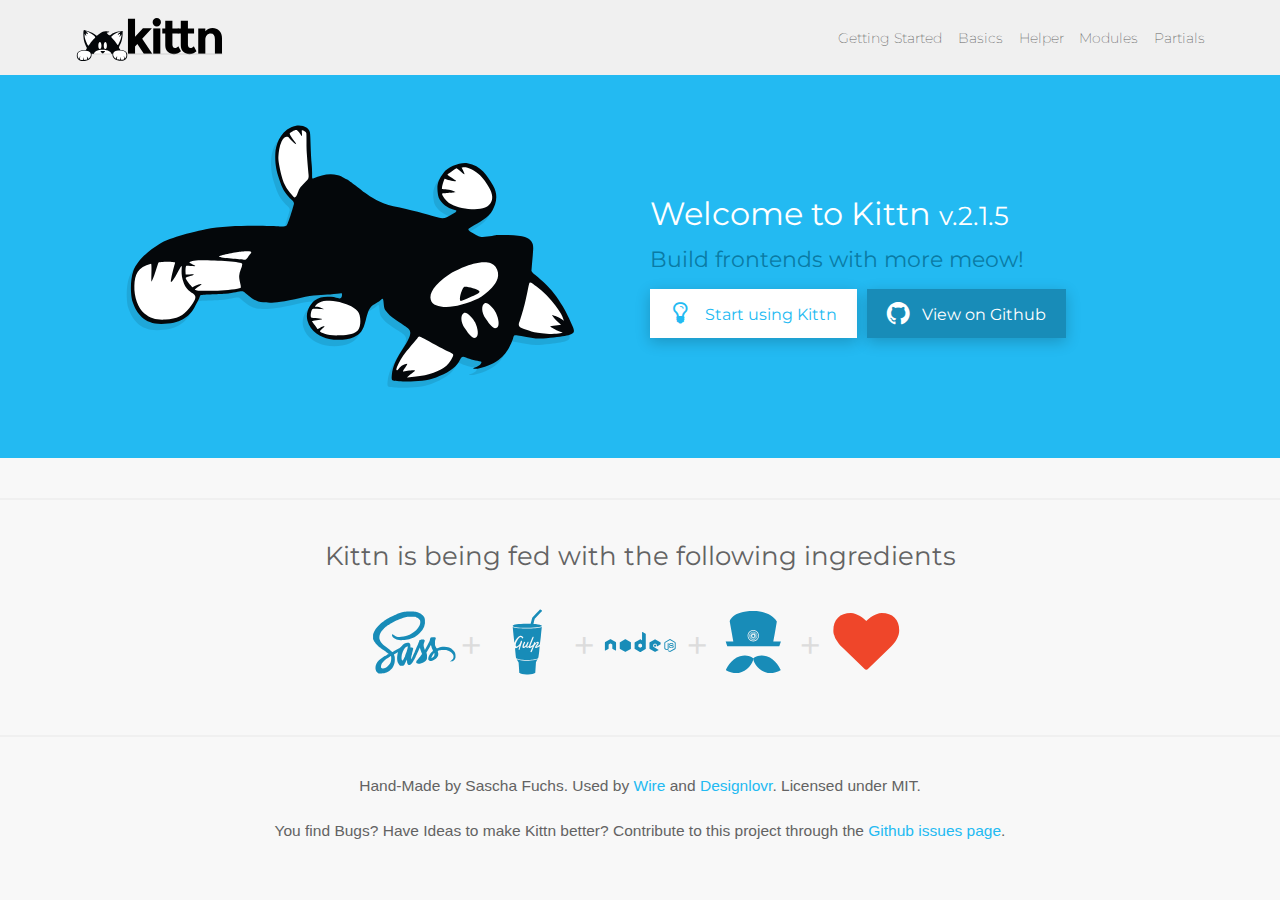
<file: index.html>
<!DOCTYPE html>
<html>

<head>
  <meta charset="utf-8">
  <title>kittndoc</title>
  <meta name="viewport" content="width=device-width,initial-scale=1">
  <meta http-equiv="X-UA-Compatible" content="IE=edge">
  <meta name="description" content="Kittn is a toolkit designed to support mainly the construction of frontends. Anyone looking for a colorful mixture of prefabricated elements, as one would expect from bootstrap and co, will not be happy with Kittn.">
  <link href="http://fonts.googleapis.com/css?family=Montserrat:400,700|Inconsolata" rel="stylesheet" type="text/css">
  <link rel="stylesheet" href="assets/css/kittn.css">
  <meta property="og:title" content="Kittn">
  <meta property="og:type" content="website">
  <meta property="og:url" content="http://kittn.de/">
  <meta property="og:image" content="http://kittn.de/assets/img/single/kittn.png">
  <meta property="og:description" content="Kittn is a toolkit designed to support mainly the construction of frontends. Anyone looking for a colorful mixture of prefabricated elements, as one would expect from bootstrap and co, will not be happy with Kittn.">
  <link rel="shortcut icon" href="assets/img/system/favicon.png">
  <link rel="icon" href="assets/img/system/favicon.png">
  <script src="assets/js/modernizr.js"></script>
</head>

<body>
  <header role="banner" class="_HEADER">
    <div class="container">
      <div class="row">
        <h1 class="logo"><span class="logo__inner">Kittn</span>
          </h1>
        <nav role="navigation" class="main-nav">
          <ul class="main-nav__list">
            <li class="main-nav__entry"><a href="started.html" title="Getting Started" class="main-nav__link">Getting Started</a>
            </li>
            <li class="main-nav__entry"><a href="sassbasics.html" title="Basics" class="main-nav__link">Basics</a>
            </li>
            <li class="main-nav__entry"><a href="sasshelper.html" title="Helper" class="main-nav__link">Helper</a>
            </li>
            <li class="main-nav__entry"><a href="sassmodules.html" title="Modules" class="main-nav__link">Modules</a>
            </li>
            <li class="main-nav__entry"><a href="sasspartials.html" title="Partials" class="main-nav__link">Partials</a>
            </li>
          </ul>
        </nav>
      </div>
    </div>
  </header>
  <section class="hero">
    <div class="container">
      <div class="row">
        <figure class="hero__image">
          <img src="images/kittn-relax.svg" alt="">
        </figure>
        <article class="hero__text">
          <h2 class="hero__headline">Welcome to Kittn <small>v.2.1.5</small><br><span class='h6'>Build frontends with more meow!</span></h2>
          <div class="hero__links"><a href="http://kittn.de/started.html" title="Get started" class="hero__button"><i class="f-icon--lightbulb"></i><span>Start using Kittn</span></a><a href="https://github.com/gisu/generator-kittn" target="_blank" title="Jump to the project"
            class="hero__button--secondary"><i class="f-icon--github"></i><span>View on Github</span></a>
          </div>
        </article>
      </div>
    </div>
  </section>
  <main class="_MAIN">
    <footer class="main-footer">
      <div class="container">
        <div class="build-with--text">
          <p>Kittn is being fed with the following ingredients</p>
        </div>
        <div class="build-with--icons"><i class="f-icon--sass"></i><span>+</span><i class="f-icon--gulp"></i><span>+</span><i class="f-icon--node"></i><span>+</span><i class="f-icon--yeoman"></i><span>+</span><i class="f-icon--love"></i>
        </div>
      </div>
    </footer>
  </main>
  <footer class="_FOOTER">
    <div class="container">
      <div class="row"></div>
      <div class="row copyright">
        <p>Hand-Made by Sascha Fuchs. Used by <a href="http://wire-communication.de" target="_blank">Wire</a> and <a href="http://designlovr.net" target="_blank">Designlovr</a>. Licensed under MIT.</p>
        <p>You find Bugs? Have Ideas to make Kittn better? Contribute to this project through the <a href="https://github.com/gisu/generator-kittn/issues" target='_blank'>Github issues page</a>.</p>
      </div>
    </div>
  </footer>
  <script src="assets/js/scripts.js"></script>
  <script src="assets/js/conditionizr.js"></script>
  <script src="assets/js/app.js"></script>
  <script src="assets/js/eq.js"></script>
  <script src="assets/js/prism.js"></script>
</body>

</html>
</file>
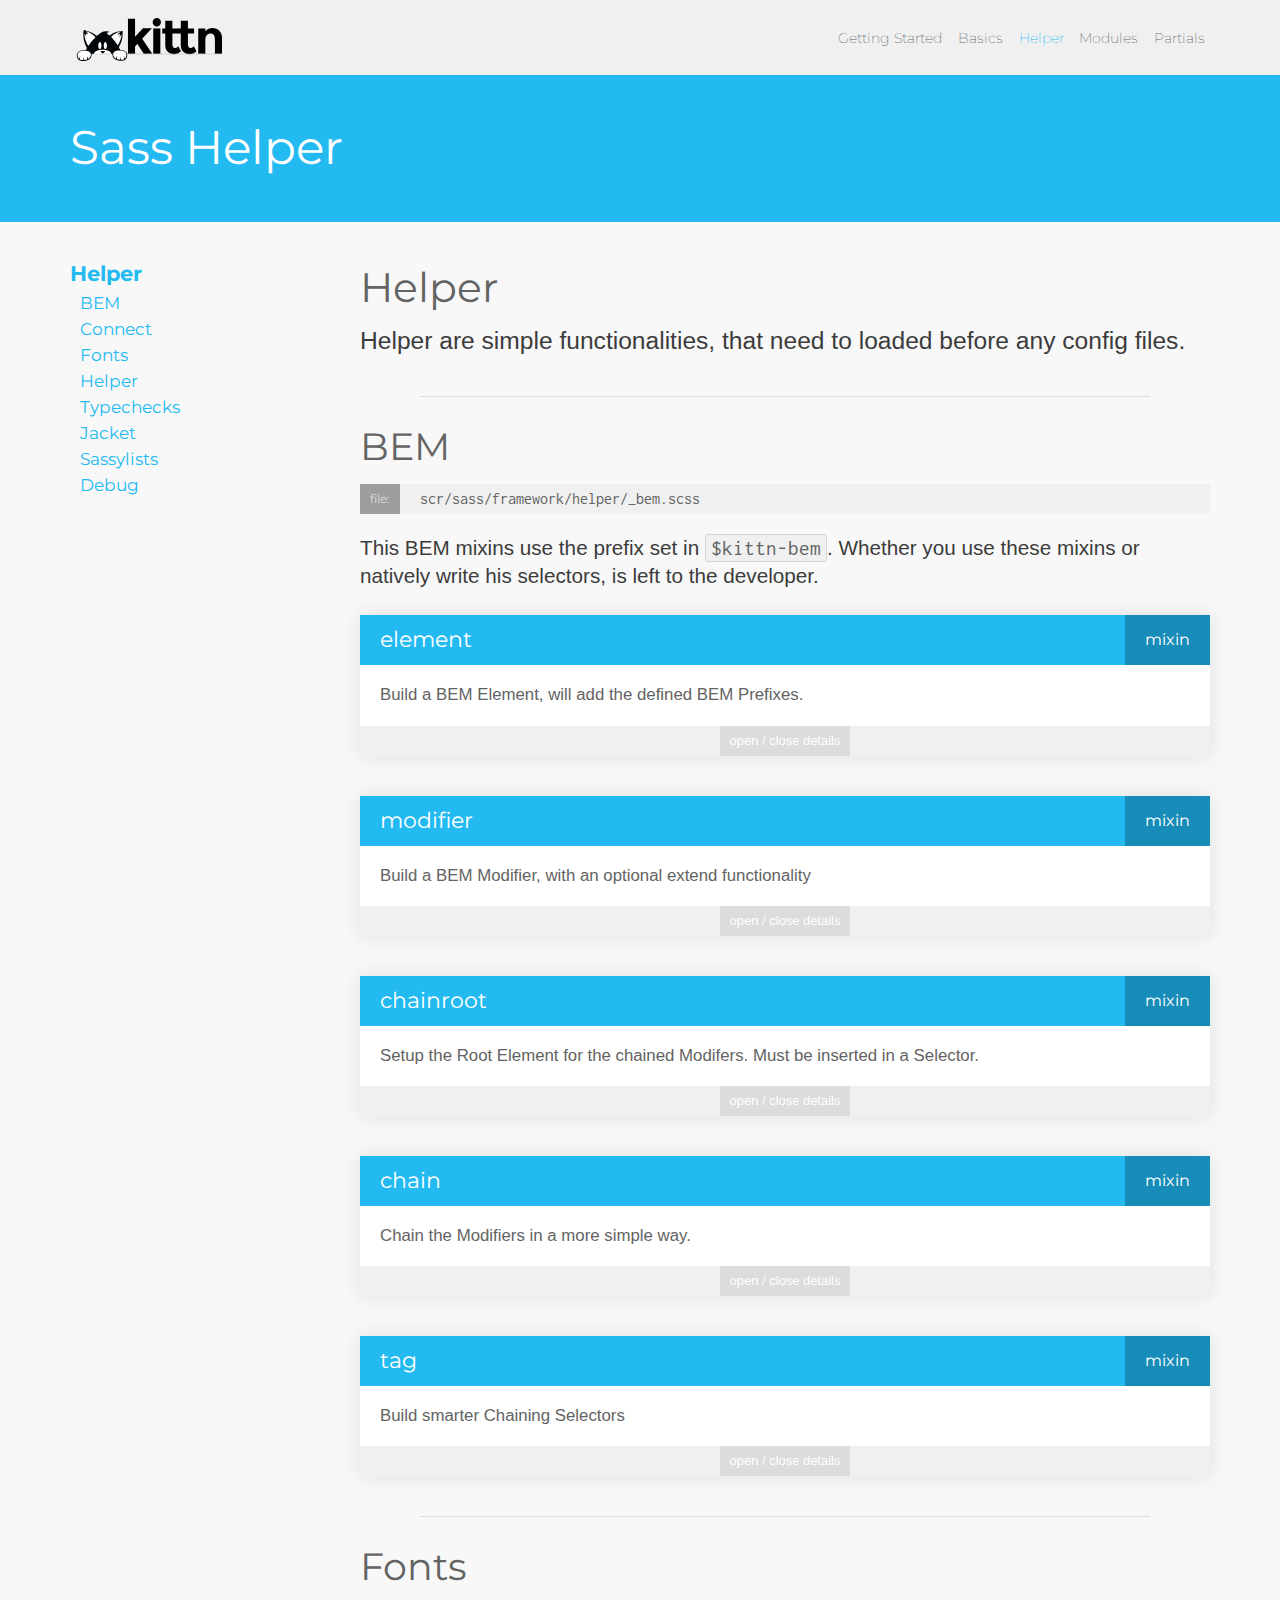
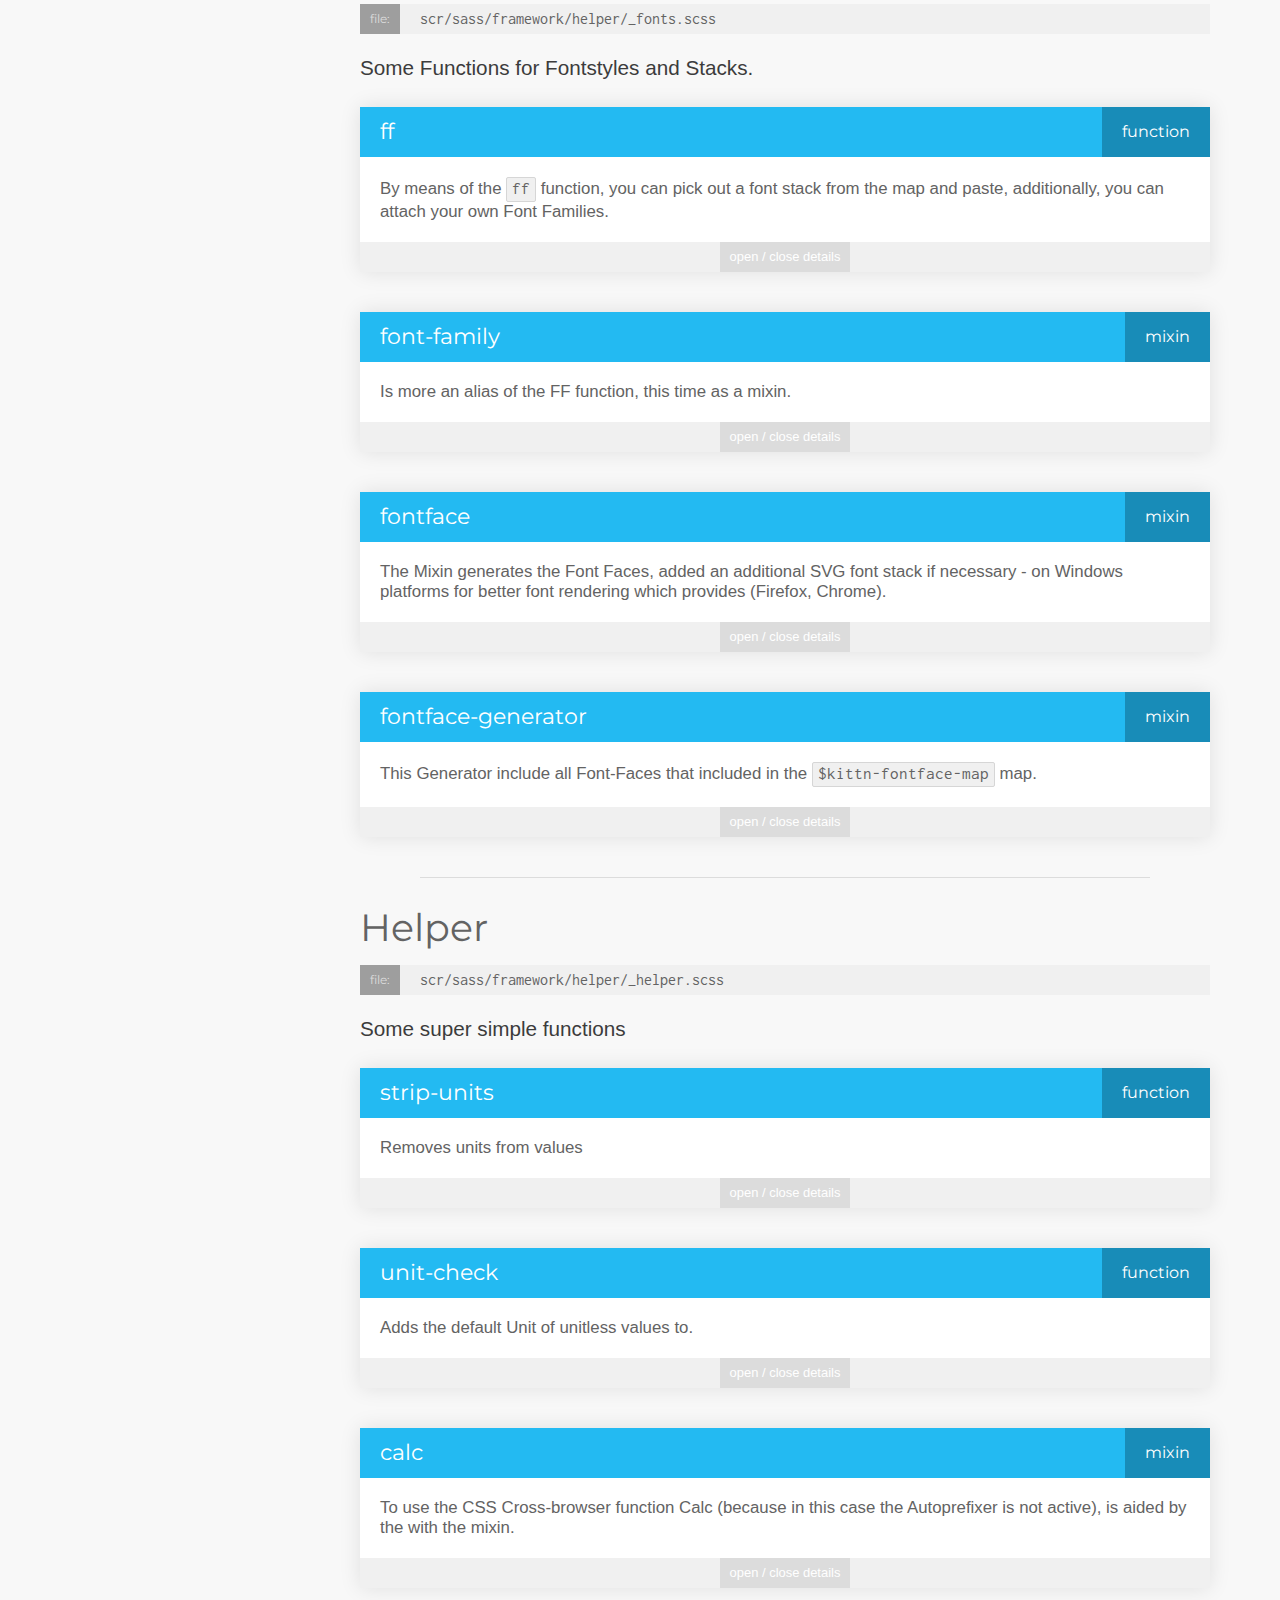
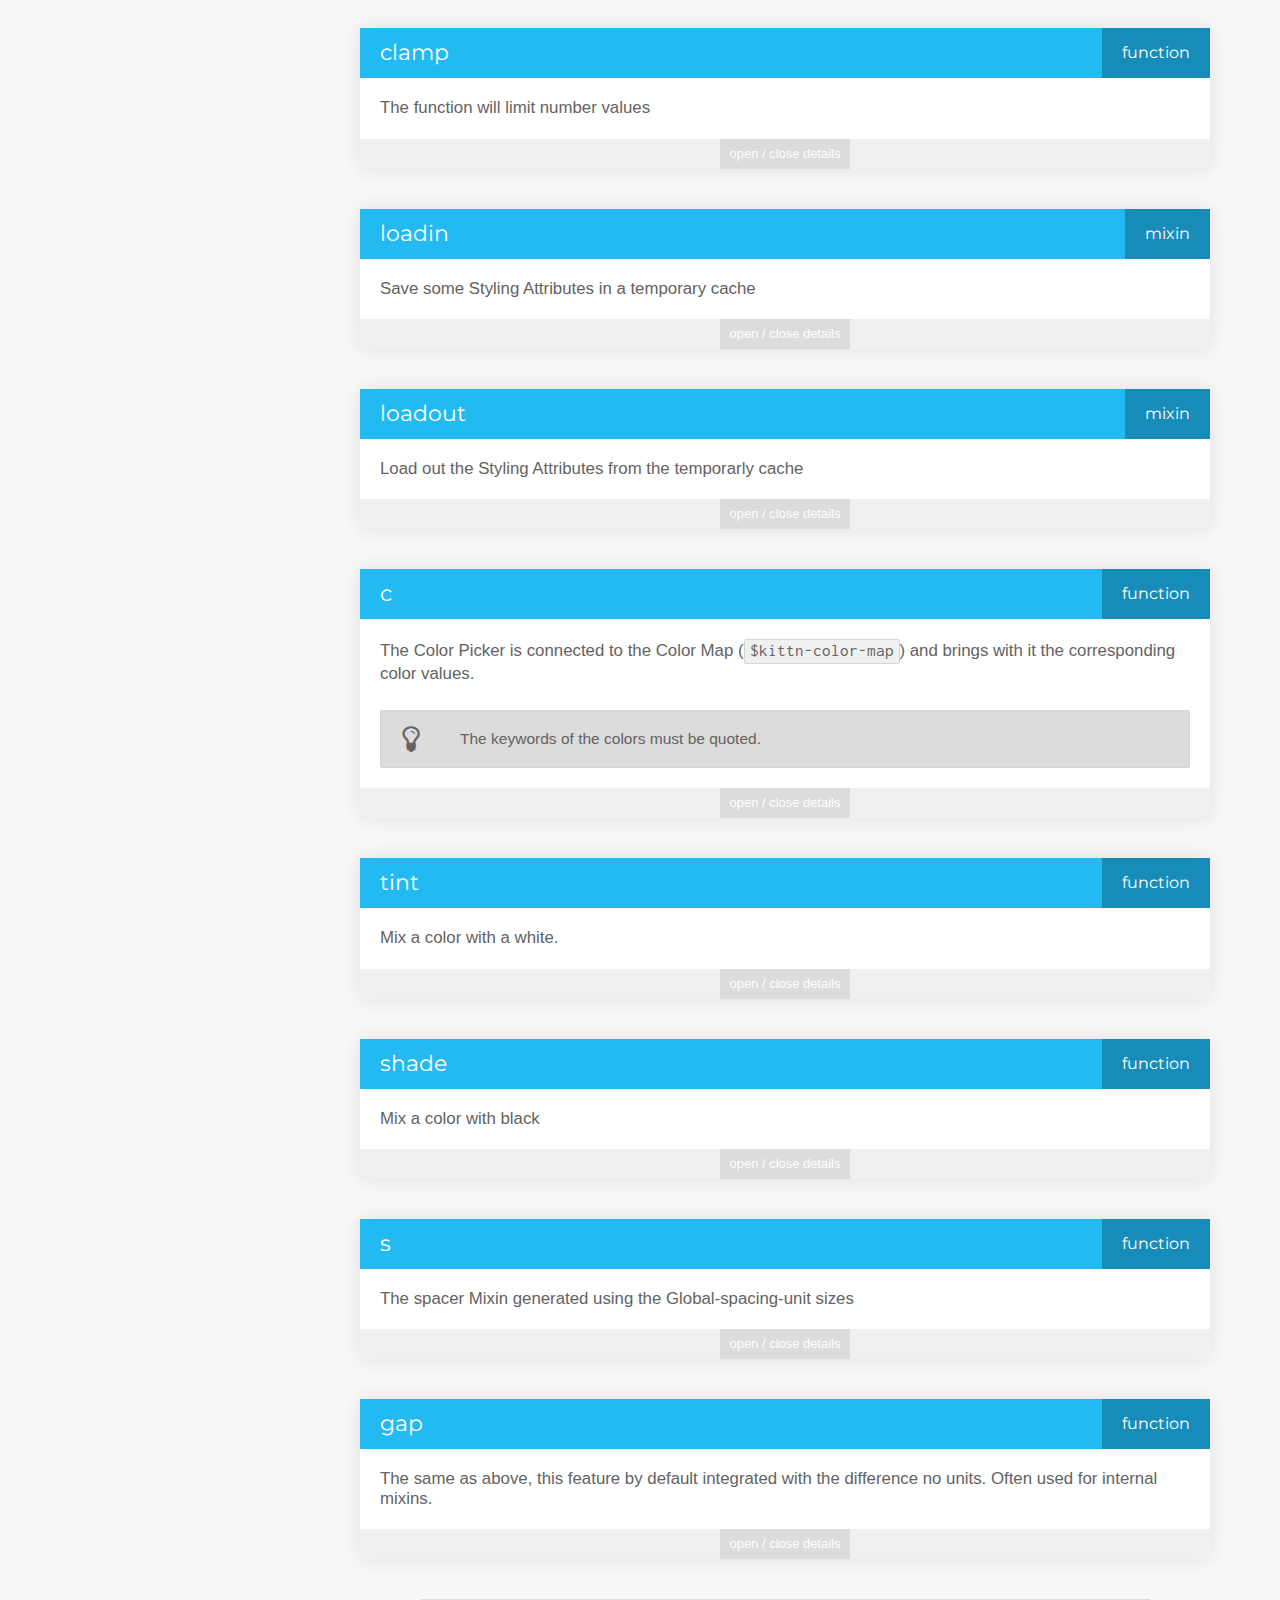
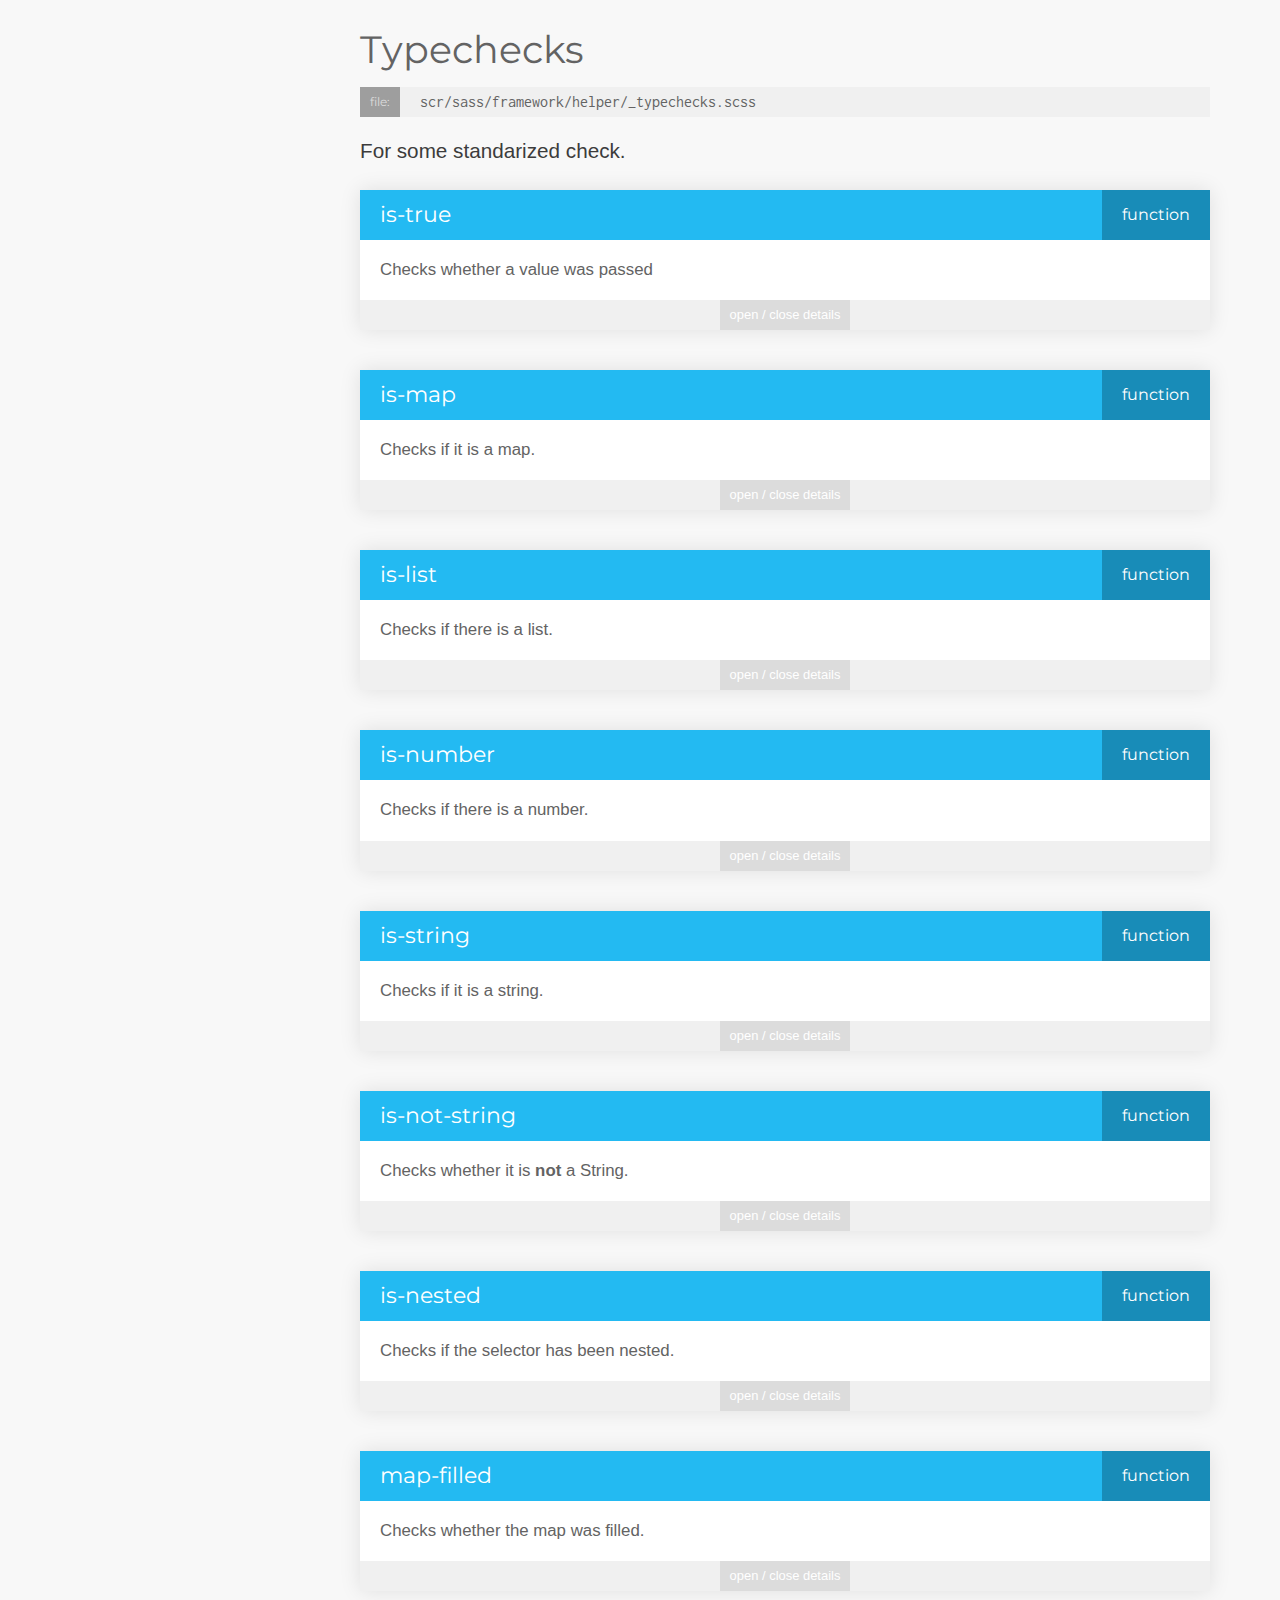
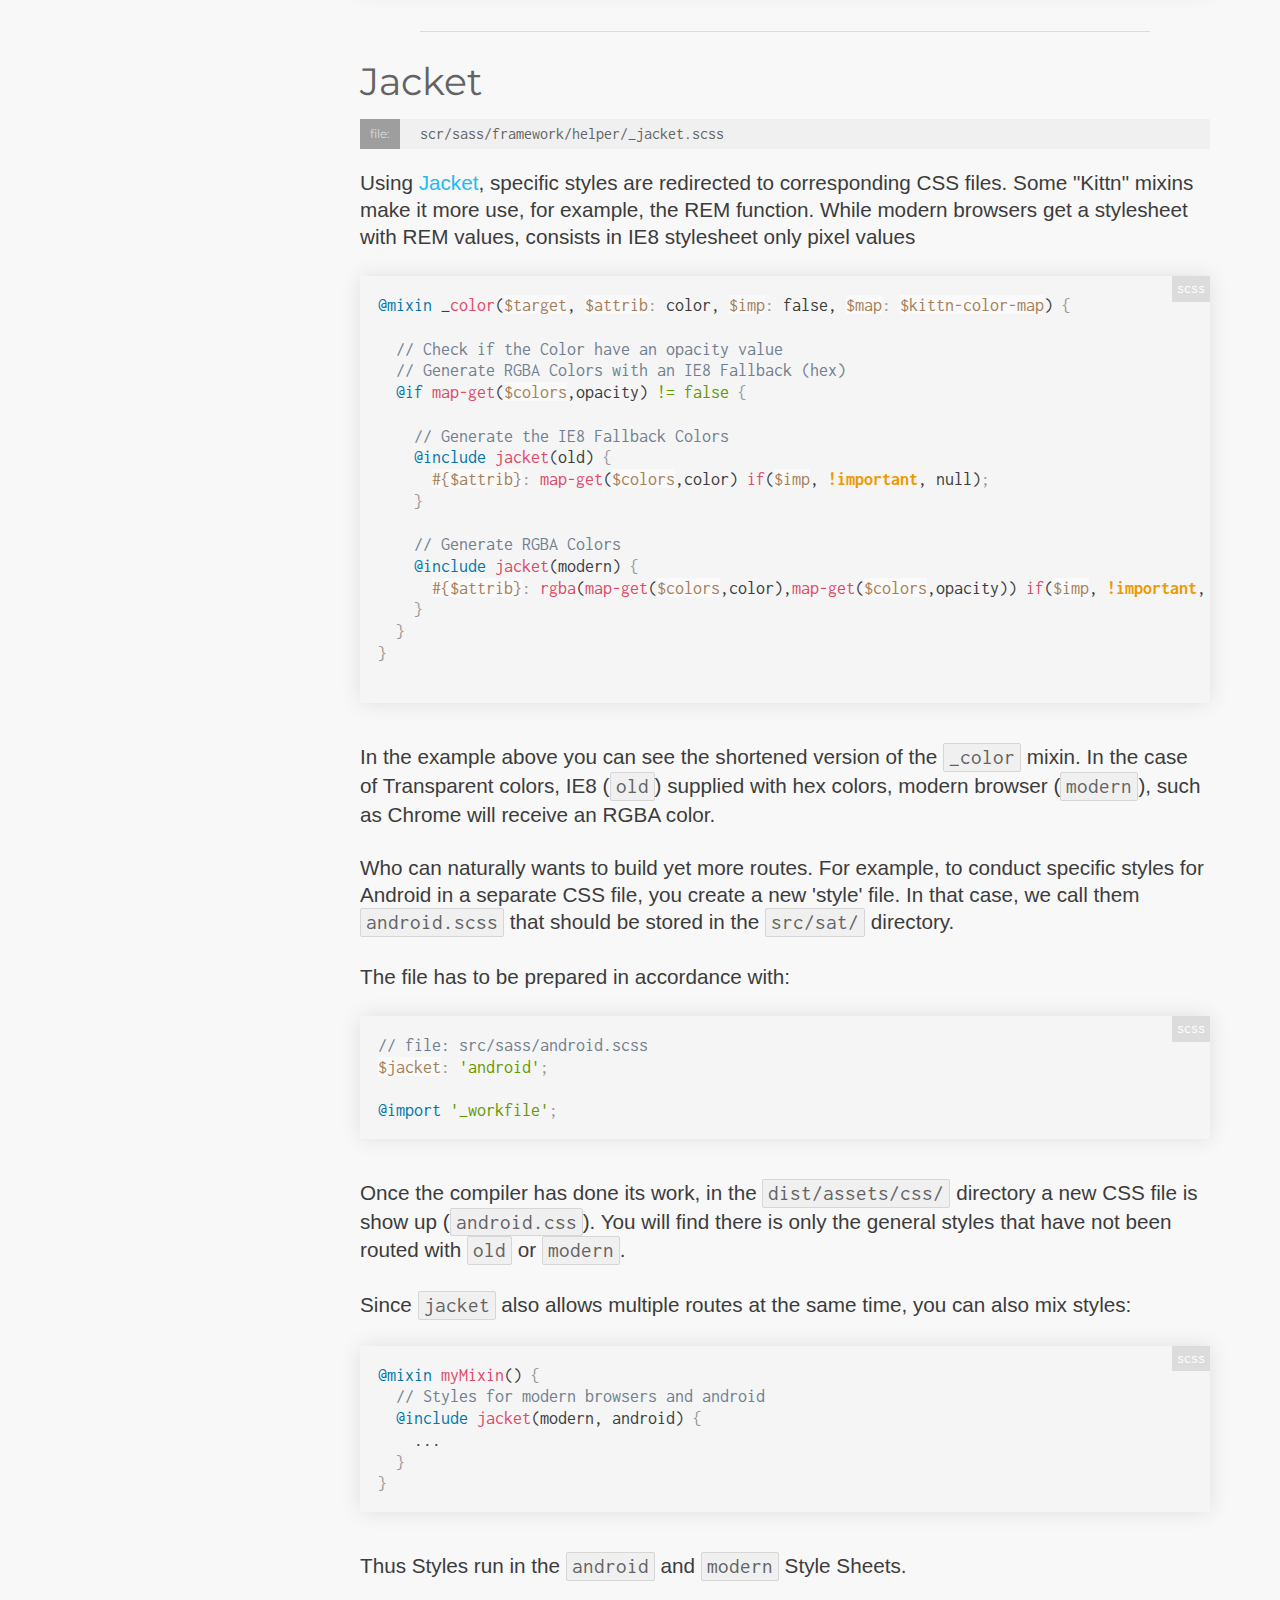
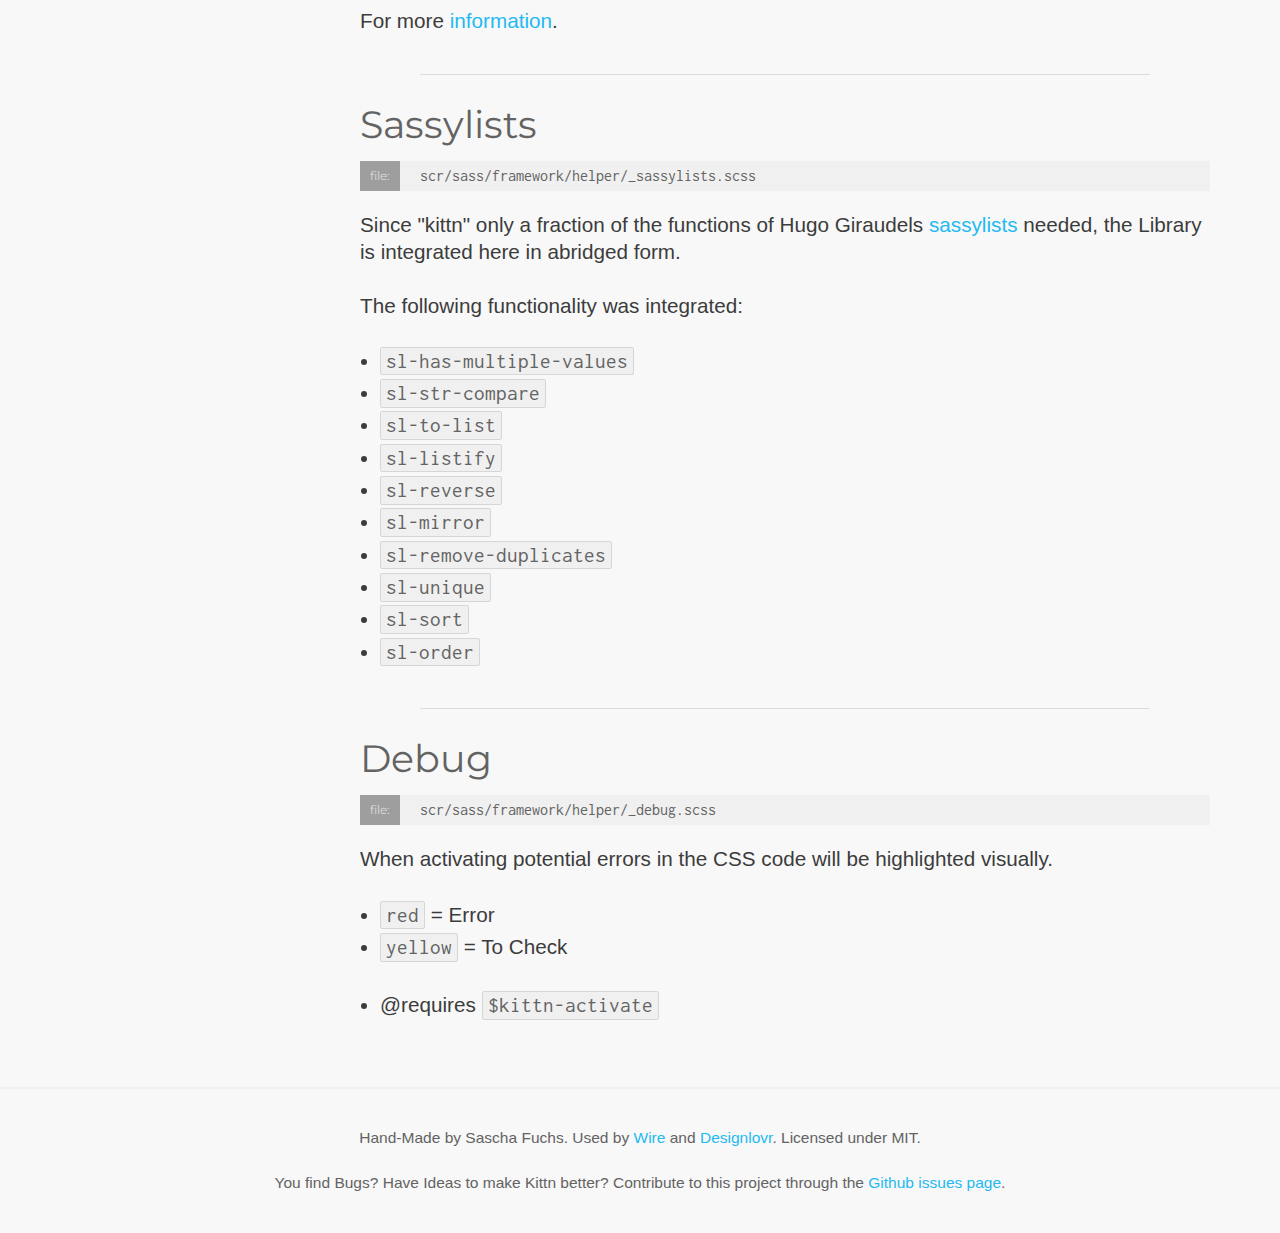
<file: sasshelper.html>
<!DOCTYPE html>
<html>

<head>
  <meta charset="utf-8">
  <title>kittndoc</title>
  <meta name="viewport" content="width=device-width,initial-scale=1">
  <meta http-equiv="X-UA-Compatible" content="IE=edge">
  <meta name="description" content="Kittn is a toolkit designed to support mainly the construction of frontends. Anyone looking for a colorful mixture of prefabricated elements, as one would expect from bootstrap and co, will not be happy with Kittn.">
  <link href="http://fonts.googleapis.com/css?family=Montserrat:400,700|Inconsolata" rel="stylesheet" type="text/css">
  <link rel="stylesheet" href="assets/css/kittn.css">
  <meta property="og:title" content="Kittn">
  <meta property="og:type" content="website">
  <meta property="og:url" content="http://kittn.de/">
  <meta property="og:image" content="http://kittn.de/assets/img/single/kittn.png">
  <meta property="og:description" content="Kittn is a toolkit designed to support mainly the construction of frontends. Anyone looking for a colorful mixture of prefabricated elements, as one would expect from bootstrap and co, will not be happy with Kittn.">
  <link rel="shortcut icon" href="assets/img/system/favicon.png">
  <link rel="icon" href="assets/img/system/favicon.png">
  <script src="assets/js/modernizr.js"></script>
</head>

<body>
  <header role="banner" class="_HEADER">
    <div class="container">
      <div class="row">
        <h1 class="logo"><a href="index.html" class="logo__inner">Kittn</a>
          </h1>
        <nav role="navigation" class="main-nav">
          <ul class="main-nav__list">
            <li class="main-nav__entry"><a href="started.html" title="Getting Started" class="main-nav__link">Getting Started</a>
            </li>
            <li class="main-nav__entry"><a href="sassbasics.html" title="Basics" class="main-nav__link">Basics</a>
            </li>
            <li class="main-nav__entry is-active"><a href="sasshelper.html" title="Helper" class="main-nav__link">Helper</a>
            </li>
            <li class="main-nav__entry"><a href="sassmodules.html" title="Modules" class="main-nav__link">Modules</a>
            </li>
            <li class="main-nav__entry"><a href="sasspartials.html" title="Partials" class="main-nav__link">Partials</a>
            </li>
          </ul>
        </nav>
      </div>
    </div>
  </header>
  <main class="_MAIN">
    <header class="main-header">
      <div class="container">
        <div class="row">
          <h1>Sass Helper</h1>
        </div>
      </div>
    </header>
    <div class="container">
      <div class="row">
        <div class="jump-nav-container">
          <div class="jump-nav">
            <ul>
              <li><a href="#Helper">Helper
                    <ul>
                      <li><a href="#bem">BEM</a>
              </li>
              <li><a href="#connect">Connect</a>
              </li>
              <li><a href="#fonts">Fonts</a>
              </li>
              <li><a href="#helperhelper">Helper</a>
              </li>
              <li><a href="#typechecks">Typechecks</a>
              </li>
              <li><a href="#jacket">Jacket</a>
              </li>
              <li><a href="#sassylists">Sassylists</a>
              </li>
              <li><a href="#debug">Debug</a>
              </li>
            </ul>
            </a>
            </li>
            </ul>
          </div>
        </div>
        <article class="article">
          <h2 id="helper">Helper</h2>
          <p class="lead">Helper are simple functionalities, that need to loaded before any config files.</p>
          <hr>
          <h3 id="bem">BEM</h3>
          <div class="filebox">scr/sass/framework/helper/_bem.scss</div>
          <p>This BEM mixins use the prefix set in <code>$kittn-bem</code>. Whether you use these mixins or natively write his selectors, is left to the developer.</p>
          <section class="method">
            <header class="method__head--m">
              <h4 class="method__title">element</h4>
            </header>
            <div class="method__text">
              <p>Build a BEM Element, will add the defined BEM Prefixes.</p>
            </div>
            <div class="method__details">
              <div class="method__api--requires">map <a href="/sassbasics.html#kittn-bem">$kittn-bem</a>
              </div>
              <div class="method__api--param">
                <ul>
                  <li>{*} $name - Selector name</li>
                </ul>
              </div>
              <div class="method__code">
                <pre class="language-scss"><code>.box {
  @include e(element) {
    content: 'the Element';
  }
}</code></pre>
                <pre class="language-css"><code>.box__element {
  content: 'the Element';
}</code></pre>
              </div>
            </div>
            <a class="method__toggle"></a>
          </section>
          <section class="method">
            <header class="method__head--m">
              <h4 class="method__title">modifier</h4>
            </header>
            <div class="method__text">
              <p>Build a BEM Modifier, with an optional extend functionality</p>
            </div>
            <div class="method__details">
              <div class="method__api--requires">map <a href="/sassbasics.html#kittn-bem">$kittn-bem</a>
              </div>
              <div class="method__api--param">
                <ul>
                  <li>{*} $name - The selector name</li>
                  <li>{bool} $extend (false) - If the Modifier need to be extended with parent</li>
                </ul>
              </div>
              <div class="method__code">
                <pre class="language-scss"><code>.box {
  height: 50px;
  width: 30px;
  @include m(round) {
    border-radius: 10px;
  }
}

.other-box {
  height: 50px;
  width: 30px;
  @include m(round, true) { // Extend active
    border-radius: 10px;
  }
}</code></pre>
                <pre class="language-css"><code>.box {
  height: 50px;
  width: 30px;
}
.box--round {
  border-radius: 10px;
}
.other-box, .other-box--round {
  height: 50px;
  width: 30px;
}
.other-box--round {
  border-radius: 10px;
}</code></pre>
              </div>
            </div>
            <a class="method__toggle"></a>
          </section>
          <section class="method">
            <header class="method__head--m">
              <h4 id="mixin-chainroot" class="method__title">chainroot</h4>
            </header>
            <div class="method__text">
              <p>Setup the Root Element for the chained Modifers. Must be inserted in a Selector.</p>
            </div>
            <div class="method__details">
              <div class="method__code">
                <pre class="language-scss"><code>.test {
  @include chainroot {
    content: hello;
  }
}</code></pre>
                <pre class="language-css"><code>.test, [class^="test"] {
  content: hello;
}</code></pre>
              </div>
            </div>
            <a class="method__toggle"></a>
          </section>
          <section class="method">
            <header class="method__head--m">
              <h4 class="method__title">chain</h4>
            </header>
            <div class="method__text">
              <p>Chain the Modifiers in a more simple way.</p>
            </div>
            <div class="method__details">
              <div class="method__api--requires">
                <ul>
                  <li>map <a href="/sassbasics.html#kittn-bem">$kittn-bem</a>
                  </li>
                  <li>mixin <a href="#mixin-chainroot">chainroot()</a> (optional)</li>
                </ul>
              </div>
              <div class="method__api--param">
                <ul>
                  <li>{*} $name - Selector name</li>
                </ul>
              </div>
              <div class="method__code">
                <pre class="language-scss"><code>.test {
  @include chainroot {
    font-size: 20px;
    line-height: 24px;
  }
  
  @include chain(wide) {
    width: 200px;
  }
  
  @include chain(height) {
    height: 100px;
  }
}
</code></pre>
                <pre class="language-css"><code>.test, [class^="test"] {
  font-size: 20px;
  line-height: 24px;
}
[class^="test"][class*="--wide"] {
  width: 200px;
}
[class^="test"][class*="--height"] {
  height: 100px;
}
</code></pre>
                <pre class="language-markup"><code>&lt;div class=&quot;test&quot;&gt;...&lt;/div&gt;
&lt;div class=&quot;test--wide&quot;&gt;...&lt;/div&gt;
&lt;div class=&quot;test--height--wide&quot;&gt;...&lt;/div&gt;</code></pre>
              </div>
            </div>
            <a class="method__toggle"></a>
          </section>
          <section class="method">
            <header class="method__head--m">
              <h4 class="method__title">tag</h4>
            </header>
            <div class="method__text">
              <p>Build smarter Chaining Selectors</p>
            </div>
            <div class="method__details">
              <div class="method__api--requires">
                <ul>
                  <li>map <a href="/sassbasics.html#kittn-bem">$kittn-bem</a>
                  </li>
                </ul>
              </div>
              <div class="method__api--param">
                <ul>
                  <li>{string} $tag - Name of the Attribute</li>
                  <li>{string|bool} $c - Childname</li>
                  <li>{string|bool} $m - Modifiername</li>
                  <li>{bool} $context - When the selectornesting is needed</li>
                </ul>
              </div>
              <div class="method__code">
                <pre class="language-scss"><code>@include tag($sel) {
  background-color: yellow;
  display: inline-block;
  
  @include tag($sel, false, rotten) {
    background-color: black;
  }
  @include tag($sel, fruit) {
    color: brown;
    padding: 10px 40px;
  }
  
  @include tag($sel, fruit, too-fresh) {
    color: yellow;
  }
  @include tag($sel, fruit, expanded) {
    padding: 40px 80px;
  }
}
.fruit-basket {
  @include tag($sel, $context: true) {
    background-color: red;
  }
}
</code></pre>
                <pre class="language-css"><code>[bananna] {
  background-color: yellow;
  display: inline-block;
}
[bananna~='rotten'] {
  background-color: black;
}
[bananna__fruit] {
  color: brown;
  padding: 10px 40px;
}
[bananna__fruit~='too-fresh'] {
  color: yellow;
}
[bananna__fruit~='expanded'] {
  padding: 40px 80px;
}
.fruit-basket > [bananna] {
  background-color: red;
}
</code></pre>
              </div>
            </div>
            <a class="method__toggle"></a>
          </section>
          <hr>
          <h3 id="fonts">Fonts</h3>
          <div class="filebox">scr/sass/framework/helper/_fonts.scss</div>
          <p>Some Functions for Fontstyles and Stacks.</p>
          <section class="method">
            <header class="method__head--f">
              <h4 class="method__title">ff</h4>
            </header>
            <div class="method__text">
              <p>By means of the <code>ff</code> function, you can pick out a font stack from the map and paste, additionally, you can attach your own Font Families.</p>
            </div>
            <div class="method__details">
              <div class="method__api--requires">map <a href="/sassbasics.html#kittn-fontstack-map">$kittn-fontstack-map</a>
              </div>
              <div class="method__api--param">
                <ul>
                  <li>{*} $family - FontStack Family</li>
                  <li>{argList} $append - Fonts that need to be prepended</li>
                </ul>
              </div>
              <div class="method__api--returns">{*} - Desired Fontstack</div>
              <div class="method__code">
                <pre class="language-scss"><code>.font {
  font-family: ff('helvetica');
}
.with-own-font {
  font-family: ff('helvetica', 'gotham', 'interstate');
}
</code></pre>
                <pre class="language-css"><code>.font {
  font-family: "Helvetica Neue", Helvetica, Arial, sans-serif;
}
.with-own-font {
  font-family: "gotham", "interstate", "Helvetica Neue", Helvetica, Arial, sans-serif;
}</code></pre>
              </div>
            </div>
            <a class="method__toggle"></a>
          </section>
          <section class="method">
            <header class="method__head--m">
              <h4 class="method__title">font-family</h4>
            </header>
            <div class="method__text">
              <p>Is more an alias of the FF function, this time as a mixin.</p>
            </div>
            <div class="method__details">
              <div class="method__api--requires">map <a href="/sassbasics.html#kittn-fontstack-map">$kittn-fontstack-map</a>
              </div>
              <div class="method__api--param">
                <ul>
                  <li>{*} $family - FontStack Family</li>
                  <li>{argList} $append - The Fonts that need to be prepended</li>
                </ul>
              </div>
              <div class="method__code">
                <pre class="language-scss"><code>.font {
  @include font-family('helvetica');
}
.with-own-font {
  @include font-family('helvetica', 'gotham', 'interstate');
}
</code></pre>
                <pre class="language-css"><code>.font {
  font-family: "Helvetica Neue", Helvetica, Arial, sans-serif;
}
.with-own-font {
  font-family: "gotham", "interstate", "Helvetica Neue", Helvetica, Arial, sans-serif;
}</code></pre>
              </div>
            </div>
            <a class="method__toggle"></a>
          </section>
          <section class="method">
            <header class="method__head--m">
              <h4 class="method__title">fontface</h4>
            </header>
            <div class="method__text">
              <p>The Mixin generates the Font Faces, added an additional SVG font stack if necessary - on Windows platforms for better font rendering which provides (Firefox, Chrome).</p>
            </div>
            <div class="method__details">
              <div class="method__api--requires">map <a href="/sassbasics.html#kittn-directorys">$kittn-directorys</a>
              </div>
              <div class="method__api--param">
                <ul>
                  <li>{*} $filename - The Filename of the Fontname</li>
                  <li>{*} $fontname - The Desired Fontname</li>
                  <li>{*} $fontweight (normal) - Fontweight</li>
                  <li>{*} $fontstyle (normal) - Fontstyle</li>
                  <li>{bool} $svgoption (true) - Activate the addition route to the SVG Font</li>
                </ul>
              </div>
              <div class="method__code">
                <pre class="language-scss"><code>@include fontface('own-font', $svgoption: false);

@include fontface('34923234font.com', 'bettername', $svgoption: false);

@include fontface('own-font');
</code></pre>
                <pre class="language-css"><code>@font-face {
  font-family: "own-font";
  src: url("/assets/fonts/own-font.eot");
  src: url("/assets/fonts/own-font.eot?#iefix") format("eot"), url("/assets/fonts/own-font.woff") format("woff"), url("/assets/fonts/own-font.ttf") format("truetype"), url("/assets/fonts/own-font.svg#own-font") format("svg");
  font-weight: normal;
  font-style: normal;
}

@font-face {
  font-family: "bettername";
  src: url("/assets/fonts/34923234font.com.eot");
  src: url("/assets/fonts/34923234font.com.eot?#iefix") format("eot"), url("/assets/fonts/34923234font.com.woff") format("woff"), url("/assets/fonts/34923234font.com.ttf") format("truetype"), url("/assets/fonts/34923234font.com.svg#34923234font.com") format("svg");
  font-weight: normal;
  font-style: normal;
}

@font-face {
  font-family: "own-font";
  src: url("/assets/fonts/own-font.eot");
  src: url("/assets/fonts/own-font.eot?#iefix") format("eot"), url("/assets/fonts/own-font.woff") format("woff"), url("/assets/fonts/own-font.ttf") format("truetype"), url("/assets/fonts/own-font.svg#own-font") format("svg");
  font-weight: normal;
  font-style: normal;
}

@media screen and (-webkit-min-device-pixel-ratio: 0) {
  @font-face {
    font-family: "own-font";
    src: url("/assets/fonts/own-font.svg") format("svg");
    font-weight: normal;
    font-style: normal;
  }
}</code></pre>
              </div>
            </div>
            <a class="method__toggle"></a>
          </section>
          <section class="method">
            <header class="method__head--m">
              <h4 class="method__title">fontface-generator</h4>
            </header>
            <div class="method__text">
              <p>This Generator include all Font-Faces that included in the <code>$kittn-fontface-map</code> map.</p>
            </div>
            <div class="method__details">
              <div class="method__api--access">private</div>
              <div class="method__api--requires">map <a href="/sassbasics.html#kittn-fontface-map">$kittn-fontface-map</a>
              </div>
              <div class="method__code">
                <pre class="language-scss"><code>// Map Example
// File: src/sass/setup.scss
$kittn-fontface-map: (
  'ownfont': (
    filename: false,
    weight: normal,
    style: normal,
    svgoption: false
  )
);
</code></pre>
                <pre class="language-scss"><code>@include fontface-generator();
</code></pre>
                <pre class="language-css"><code>@font-face {
  font-family: "ownfont";
  src: url("/assets/fonts/ownfont.eot");
  src: url("/assets/fonts/ownfont.eot?#iefix") format("eot"), url("/assets/fonts/ownfont.woff") format("woff"), url("/assets/fonts/ownfont.ttf") format("truetype"), url("/assets/fonts/ownfont.svg#ownfont") format("svg");
  font-weight: normal;
  font-style: normal;
}</code></pre>
              </div>
            </div>
            <a class="method__toggle"></a>
          </section>
          <hr>
          <h3 id="helperhelper">Helper</h3>
          <div class="filebox">scr/sass/framework/helper/_helper.scss</div>
          <p>Some super simple functions</p>
          <section class="method">
            <header class="method__head--f">
              <h4 id="function-strip-units" class="method__title">strip-units</h4>
            </header>
            <div class="method__text">
              <p>Removes units from values</p>
            </div>
            <div class="method__details">
              <div class="method__api--param">
                <ul>
                  <li>{Number} $number - Value</li>
                </ul>
              </div>
              <div class="method__api--returns">{Number}</div>
              <div class="method__code">
                <pre class="language-scss"><code>$size: 20px;

.test {
  height: strip-units($size);
}
</code></pre>
                <pre class="language-css"><code>.test {
  height: 20;
}</code></pre>
              </div>
            </div>
            <a class="method__toggle"></a>
          </section>
          <section class="method">
            <header class="method__head--f">
              <h4 id="function-unit-check" class="method__title">unit-check</h4>
            </header>
            <div class="method__text">
              <p>Adds the default Unit of unitless values ​​to.</p>
            </div>
            <div class="method__details">
              <div class="method__api--requires">var <a href="/sassbasics.html#kittn-default-unit">$kittn-default-unit</a>
              </div>
              <div class="method__api--param">
                <ul>
                  <li>{Number} $number - Value</li>
                </ul>
              </div>
              <div class="method__api--returns">{Number}</div>
              <div class="method__code">
                <pre class="language-scss"><code>$size: 20;

.test {
  height: unit-check($size);
}
</code></pre>
                <pre class="language-css"><code>.test {
  height: 20px;
}</code></pre>
              </div>
            </div>
            <a class="method__toggle"></a>
          </section>
          <section class="method">
            <header class="method__head--m">
              <h4 class="method__title">calc</h4>
            </header>
            <div class="method__text">
              <p>To use the CSS Cross-browser function Calc (because in this case the Autoprefixer is not active), is aided by the with the mixin.</p>
            </div>
            <div class="method__details">
              <div class="method__api--param">
                <ul>
                  <li>{*} $property - Property that calculated</li>
                  <li>{*} $expression - Formula (need to be quoted)</li>
                </ul>
              </div>
              <div class="method__code">
                <pre class="language-scss"><code>.test {
  @include calc(width, '10% + 20px');
  @include calc(height, '20px + 0.5rem');
}</code></pre>
                <pre class="language-css"><code>// Result
.test {
  width: calc(10% + 20px);
  height: calc(20px + 0.5rem);
}</code></pre>
              </div>
            </div>
            <a class="method__toggle"></a>
          </section>
          <section class="method">
            <header class="method__head--f">
              <h4 id="function-clamp" class="method__title">clamp</h4>
            </header>
            <div class="method__text">
              <p>The function will limit number values</p>
            </div>
            <div class="method__details">
              <div class="method__api--param">
                <ul>
                  <li>{Number} $value - The Value that need to be clamped</li>
                  <li>{Number} $min - The posible minimal value</li>
                  <li>{Number} $max - The possible max Value</li>
                </ul>
              </div>
              <div class="method__api--returns">{Number} - Clamped Value</div>
              <div class="method__code">
                <pre class="language-scss"><code>$height: 200;
$width: 23;

.test {
  height: clamp($height, 0, 100) + 0px;
  width: clamp($width, 0, 100) + 0px;
}
</code></pre>
                <pre class="language-css"><code>.test {
  height: 100px;
  width: 23px;
}</code></pre>
              </div>
            </div>
            <a class="method__toggle"></a>
          </section>
          <section class="method">
            <header class="method__head--m">
              <h4 class="method__title">loadin</h4>
            </header>
            <div class="method__text">
              <p>Save some Styling Attributes in a temporary cache</p>
            </div>
            <div class="method__details">
              <div class="method__api--param">
                <ul>
                  <li>{String} $name - Name off the Cache</li>
                </ul>
              </div>
              <div class="method__code">
                <pre class="language-scss"><code>.test {
  height: 200px
  
  @include loadin(a1) {
    font-size: 12px;
    font-weight: bold;
    line-height: 1;
    display: inline-block;
  }
}</code></pre>
              </div>
            </div>
            <a class="method__toggle"></a>
          </section>
          <section class="method">
            <header class="method__head--m">
              <h4 class="method__title">loadout</h4>
            </header>
            <div class="method__text">
              <p>Load out the Styling Attributes from the temporarly cache</p>
            </div>
            <div class="method__details">
              <div class="method__api--param">
                <ul>
                  <li>{String} $name - Name off the Cache</li>
                </ul>
              </div>
              <div class="method__code">
                <pre class="language-scss"><code>.drop-1 {
  @include loadout(a1);
}

.drop-2 {
  @include loadout(a1);
}</code></pre>
                <pre class="language-css"><code>.drop-1, .drop-2 {
  font-size: 12px;
  font-weight: bold;
  line-height: 1;
  display: inline-block;
}</code></pre>
              </div>
            </div>
            <a class="method__toggle"></a>
          </section>
          <section class="method">
            <header class="method__head--f">
              <h4 class="method__title">c</h4>
            </header>
            <div class="method__text">
              <p>The Color Picker is connected to the Color Map (<code>$kittn-color-map</code>) and brings with it the corresponding color values​​.</p>
              <div class="alert-box">
                <p>The keywords of the colors must be quoted.</p>
              </div>
            </div>
            <div class="method__details">
              <div class="method__api--requires">map <a href="/sassbasics.html#kittn-color-map">$kittn-color-map</a>
              </div>
              <div class="method__api--param">
                <ul>
                  <li>{*} $target - Desired color</li>
                  <li>{Map} $map ($kittn-color-map) - Color Map</li>
                </ul>
              </div>
              <div class="method__api--returns">{Color}</div>
              <div class="method__code">
                <pre class="language-scss"><code>.color {
  color: c('primary');
  background-color: c('black');
}
</code></pre>
                <pre class="language-css"><code>.color {
  color: #f29300;
  background-color: #3c3c3c;
}</code></pre>
              </div>
            </div>
            <a class="method__toggle"></a>
          </section>
          <section class="method">
            <header class="method__head--f">
              <h4 class="method__title">tint</h4>
            </header>
            <div class="method__text">
              <p>Mix a color with a white.</p>
            </div>
            <div class="method__details">
              <div class="method__api--param">
                <ul>
                  <li>{Color} $color - Color value</li>
                  <li>{Number} $amount - Mix amount</li>
                  <li>{color} $tint-color (#fff) - Mix Color</li>
                </ul>
              </div>
              <div class="method__api--returns">{Color}</div>
              <div class="method__code">
                <pre class="language-scss"><code>.color {
  color: tint(#ff0000,20);
}
</code></pre>
                <pre class="language-css"><code>.color {
  color: #ff3333;
}</code></pre>
              </div>
            </div>
            <a class="method__toggle"></a>
          </section>
          <section class="method">
            <header class="method__head--f">
              <h4 class="method__title">shade</h4>
            </header>
            <div class="method__text">
              <p>Mix a color with black</p>
            </div>
            <div class="method__details">
              <div class="method__api--param">
                <ul>
                  <li>{Color} $color - Color value</li>
                  <li>{Number} $amount - Mix amount</li>
                  <li>{color} $shade-color (#000) - Mix Color</li>
                </ul>
              </div>
              <div class="method__api--returns">{Color}</div>
              <div class="method__code">
                <pre class="language-scss"><code>.color {
  color: shade(#ff0000,20);
}</code></pre>
                <pre class="language-css"><code>.color {
  color: #cc0000;
}</code></pre>
              </div>
            </div>
            <a class="method__toggle"></a>
          </section>
          <section class="method">
            <header class="method__head--f">
              <h4 class="method__title">s</h4>
            </header>
            <div class="method__text">
              <p>The spacer Mixin generated using the Global-spacing-unit sizes</p>
            </div>
            <div class="method__details">
              <div class="method__api--requires">var <a href="/sassbasics.html#kittn-global-spacing">$kittn-global-spacing</a>
              </div>
              <div class="method__api--param">
                <ul>
                  <li>{Number} $lines - Multiplicator for Spacing</li>
                  <li>{Bool} $hard (false) - For including an &#39;!important&#39;</li>
                  <li>{Number} $size ($kittn-global-spacing) - Connection to the Base Spacing</li>
                </ul>
              </div>
              <div class="method__code">
                <pre class="language-scss"><code>.box {
  height: s(2);
  width: s(1);
  margin-top: s(.25, true);
}</code></pre>
                <pre class="language-css"><code>.color {
  height: 40px;
  width: 20px;
  margin-top: 5px !important;
}</code></pre>
              </div>
            </div>
            <a class="method__toggle"></a>
          </section>
          <section class="method">
            <header class="method__head--f">
              <h4 class="method__title">gap</h4>
            </header>
            <div class="method__text">
              <p>The same as above, this feature by default integrated with the difference no units. Often used for internal mixins.</p>
            </div>
            <div class="method__details">
              <div class="method__api--requires">var <a href="/sassbasics.html#kittn-global-spacing">$kittn-global-spacing</a>
              </div>
              <div class="method__api--param">
                <ul>
                  <li>{Number} $lines - Multiplicator for Spacing</li>
                  <li>{Bool} $imp (false) - For including an !important</li>
                  <li>{*} $u (false) - Unit</li>
                  <li>{Number} $size ($kittn-global-spacing) - Connection to the Base Spacing</li>
                </ul>
              </div>
              <div class="method__api--returns">{Number}</div>
              <div class="method__code">
                <pre class="language-scss"><code>.box {
  height: gap(2, $u: r);
  width: gap(1, $u: p);
  margin-top: gap(.25, true, p);
  padding-left: gap(10) + 0px;
}
</code></pre>
                <pre class="language-css"><code>.box {
  height: 40rem;
  width: 20px;
  margin-top: 5px !important;
  padding-left: 200px;
}</code></pre>
              </div>
            </div>
            <a class="method__toggle"></a>
          </section>
          <hr>
          <h3 id="typechecks">Typechecks</h3>
          <div class="filebox">scr/sass/framework/helper/_typechecks.scss</div>
          <p>For some standarized check.</p>
          <section class="method">
            <header class="method__head--f">
              <h4 class="method__title">is-true</h4>
            </header>
            <div class="method__text">
              <p>Checks whether a value was passed</p>
            </div>
            <div class="method__details">
              <div class="method__api--param">
                <ul>
                  <li>{*} $value - Value to check</li>
                </ul>
              </div>
              <div class="method__api--returns">{Bool}</div>
              <div class="method__code">
                <pre class="language-scss"><code>$check: 1;

.test {
  @if is-true($check) {
    content: 'True';
  }
}</code></pre>
              </div>
            </div>
            <a class="method__toggle"></a>
          </section>
          <section class="method">
            <header class="method__head--f">
              <h4 class="method__title">is-map</h4>
            </header>
            <div class="method__text">
              <p>Checks if it is a map.</p>
            </div>
            <div class="method__details">
              <div class="method__api--param">
                <ul>
                  <li>{*} $value - Value to check</li>
                </ul>
              </div>
              <div class="method__api--returns">{Bool}</div>
              <div class="method__code">
                <pre class="language-scss"><code>$check: (
  1: 'hello'
);

.test {
  @if is-map($check) {
    content: 'True';
  }
}</code></pre>
              </div>
            </div>
            <a class="method__toggle"></a>
          </section>
          <section class="method">
            <header class="method__head--f">
              <h4 class="method__title">is-list</h4>
            </header>
            <div class="method__text">
              <p>Checks if there is a list.</p>
            </div>
            <div class="method__details">
              <div class="method__api--param">
                <ul>
                  <li>{*} $value - Value to check</li>
                </ul>
              </div>
              <div class="method__api--returns">{Bool}</div>
              <div class="method__code">
                <pre class="language-scss"><code>$check: 'hello' 'welcome' 'to';

.test {
  @if is-list($check) {
    content: 'True';
  }
}</code></pre>
              </div>
            </div>
            <a class="method__toggle"></a>
          </section>
          <section class="method">
            <header class="method__head--f">
              <h4 class="method__title">is-number</h4>
            </header>
            <div class="method__text">
              <p>Checks if there is a number.</p>
            </div>
            <div class="method__details">
              <div class="method__api--param">
                <ul>
                  <li>{*} $value - Value to check</li>
                </ul>
              </div>
              <div class="method__api--returns">{Bool}</div>
              <div class="method__code">
                <pre class="language-scss"><code>$check: 1;

.test {
  @if is-number($check) {
    content: 'True';
  }
}</code></pre>
              </div>
            </div>
            <a class="method__toggle"></a>
          </section>
          <section class="method">
            <header class="method__head--f">
              <h4 class="method__title">is-string</h4>
            </header>
            <div class="method__text">
              <p>Checks if it is a string.</p>
            </div>
            <div class="method__details">
              <div class="method__api--param">
                <ul>
                  <li>{*} $value - Value to check</li>
                </ul>
              </div>
              <div class="method__api--returns">{Bool}</div>
              <div class="method__code">
                <pre class="language-scss"><code>$check: 'hello';

.test {
  @if is-string($check) {
    content: 'True';
  }
}</code></pre>
              </div>
            </div>
            <a class="method__toggle"></a>
          </section>
          <section class="method">
            <header class="method__head--f">
              <h4 class="method__title">is-not-string</h4>
            </header>
            <div class="method__text">
              <p>Checks whether it is <strong>not</strong> a String.</p>
            </div>
            <div class="method__details">
              <div class="method__api--param">
                <ul>
                  <li>{*} $value - Value to check</li>
                </ul>
              </div>
              <div class="method__api--returns">{Bool}</div>
              <div class="method__code">
                <pre class="language-scss"><code>$check: 1;

.test {
  @if is-not-string($check) {
    content: 'True';
  }
}</code></pre>
              </div>
            </div>
            <a class="method__toggle"></a>
          </section>
          <section class="method">
            <header class="method__head--f">
              <h4 class="method__title">is-nested</h4>
            </header>
            <div class="method__text">
              <p>Checks if the selector has been nested.</p>
            </div>
            <div class="method__details">
              <div class="method__api--returns">{Bool}</div>
              <div class="method__code">
                <pre class="language-scss"><code>.test {
  @if is-nested() {
    content: 'True';
  }
}

.other-test {
  .other-inner {
    @if is-nested() {
      content: 'True';
    }
  }
}

// Result
return 'True'</code></pre>
              </div>
            </div>
            <a class="method__toggle"></a>
          </section>
          <section class="method">
            <header class="method__head--f">
              <h4 class="method__title">map-filled</h4>
            </header>
            <div class="method__text">
              <p>Checks whether the map was filled.</p>
            </div>
            <div class="method__details">
              <div class="method__api--param">
                <ul>
                  <li>@param {*} $value - Value to check</li>
                </ul>
              </div>
              <div class="method__api--returns">{Bool}</div>
              <div class="method__code">
                <pre class="language-scss"><code>$test-1: ();

$test-2: (
  1: 2,
  3: 4
);

.test-1 {
  @if map-filled($test-1) {
    content: 'True';
  }
}

.test-2 {
  @if map-filled($test-2) {
    content: 'True';
  }
}

// Result
.test-2 {
  content: 'True';
}</code></pre>
              </div>
            </div>
            <a class="method__toggle"></a>
          </section>
          <hr>
          <h3 id="jacket">Jacket</h3>
          <div class="filebox">scr/sass/framework/helper/_jacket.scss</div>
          <p>Using <a href="https://github.com/Team-Sass/jacket">Jacket</a>, specific styles are redirected to corresponding CSS files. Some &quot;Kittn&quot; mixins make it more use, for example, the REM function. While modern browsers get a stylesheet with
            REM values​​, consists in IE8 stylesheet only pixel values</p>
          <div class="method">
            <div class="method__code">
              <pre class="language-scss"><code>@mixin _color($target, $attrib: color, $imp: false, $map: $kittn-color-map) {

  // Check if the Color have an opacity value
  // Generate RGBA Colors with an IE8 Fallback (hex)
  @if map-get($colors,opacity) != false {
  
    // Generate the IE8 Fallback Colors
    @include jacket(old) {
      #{$attrib}: map-get($colors,color) if($imp, !important, null);
    }
    
    // Generate RGBA Colors
    @include jacket(modern) {
      #{$attrib}: rgba(map-get($colors,color),map-get($colors,opacity)) if($imp, !important, null);
    }
  }
}

</code></pre>
            </div>
          </div>
          <p>In the example above you can see the shortened version of the <code>_color</code> mixin. In the case of Transparent colors, IE8 (<code>old</code>) supplied with hex colors, modern browser (<code>modern</code>), such as Chrome will receive an RGBA
            color.</p>

          <p>Who can naturally wants to build yet more routes. For example, to conduct specific styles for Android in a separate CSS file, you create a new &#39;style&#39; file. In that case, we call them <code>android.scss</code> that should be stored in
            the <code>src/sat/</code> directory.</p>

          <p>The file has to be prepared in accordance with:</p>
          <div class="method">
            <div class="method__code">
              <pre class="language-scss"><code>// file: src/sass/android.scss
$jacket: 'android';

@import '_workfile';
</code></pre>
            </div>
          </div>
          <p>Once the compiler has done its work, in the <code>dist/assets/css/</code> directory a new CSS file is show up (<code>android.css</code>). You will find there is only the general styles that have not been routed with <code>old</code> or <code>modern</code>.</p>

          <p>Since <code>jacket</code> also allows multiple routes at the same time, you can also mix styles:</p>
          <div class="method">
            <div class="method__code">
              <pre class="language-scss"><code>@mixin myMixin() {
  // Styles for modern browsers and android
  @include jacket(modern, android) {
    ...
  }
}
</code></pre>
            </div>
          </div>
          <p>Thus Styles run in the <code>android</code> and <code>modern</code> Style Sheets.</p>

          <p>For more <a href="https://github.com/Team-Sass/jacket">information</a>.</p>
          <hr>
          <h3 id="sassylists">Sassylists</h3>
          <div class="filebox">scr/sass/framework/helper/_sassylists.scss</div>
          <p>Since &quot;kittn&quot; only a fraction of the functions of Hugo Giraudels <a href="http://sassylists.com/">sassylists</a> needed, the Library is integrated here in abridged form.</p>

          <p>The following functionality was integrated:</p>

          <ul>
            <li><code>sl-has-multiple-values</code>
            </li>
            <li><code>sl-str-compare</code>
            </li>
            <li><code>sl-to-list</code>
            </li>
            <li><code>sl-listify</code>
            </li>
            <li><code>sl-reverse</code>
            </li>
            <li><code>sl-mirror</code>
            </li>
            <li><code>sl-remove-duplicates</code>
            </li>
            <li><code>sl-unique</code>
            </li>
            <li><code>sl-sort</code>
            </li>
            <li><code>sl-order</code>
            </li>
          </ul>
          <hr>
          <h3 id="debug">Debug</h3>
          <div class="filebox">scr/sass/framework/helper/_debug.scss</div>
          <p>When activating potential errors in the CSS code will be highlighted visually.</p>

          <ul>
            <li><code>red</code> = Error</li>
            <li>
              <p><code>yellow</code> = To Check</p>
            </li>
            <li>
              <p>@requires <code>$kittn-activate</code>
              </p>
            </li>
          </ul>
        </article>
      </div>
    </div>
  </main>
  <footer class="_FOOTER">
    <div class="container">
      <div class="row"></div>
      <div class="row copyright">
        <p>Hand-Made by Sascha Fuchs. Used by <a href="http://wire-communication.de" target="_blank">Wire</a> and <a href="http://designlovr.net" target="_blank">Designlovr</a>. Licensed under MIT.</p>
        <p>You find Bugs? Have Ideas to make Kittn better? Contribute to this project through the <a href="https://github.com/gisu/generator-kittn/issues" target='_blank'>Github issues page</a>.</p>
      </div>
    </div>
  </footer>
  <script src="assets/js/scripts.js"></script>
  <script src="assets/js/conditionizr.js"></script>
  <script src="assets/js/app.js"></script>
  <script src="assets/js/eq.js"></script>
  <script src="assets/js/prism.js"></script>
</body>

</html>
</file>
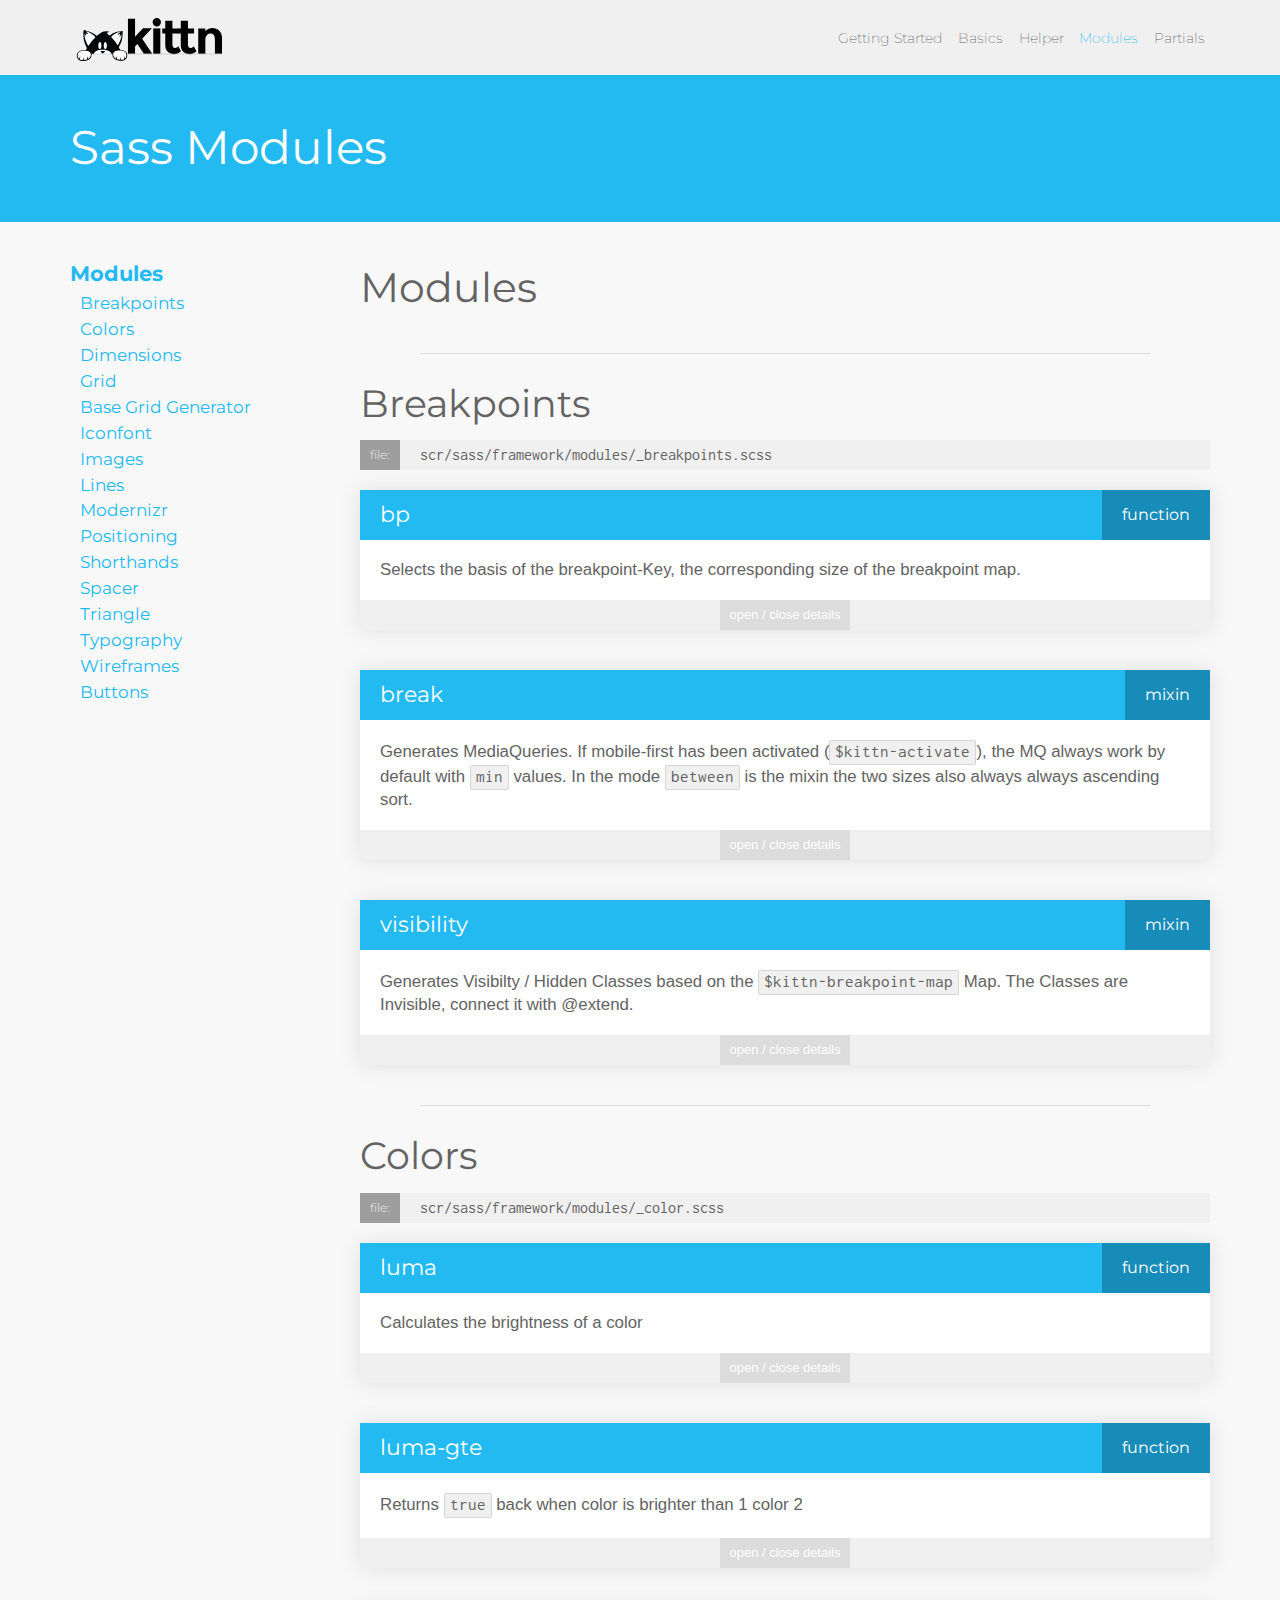
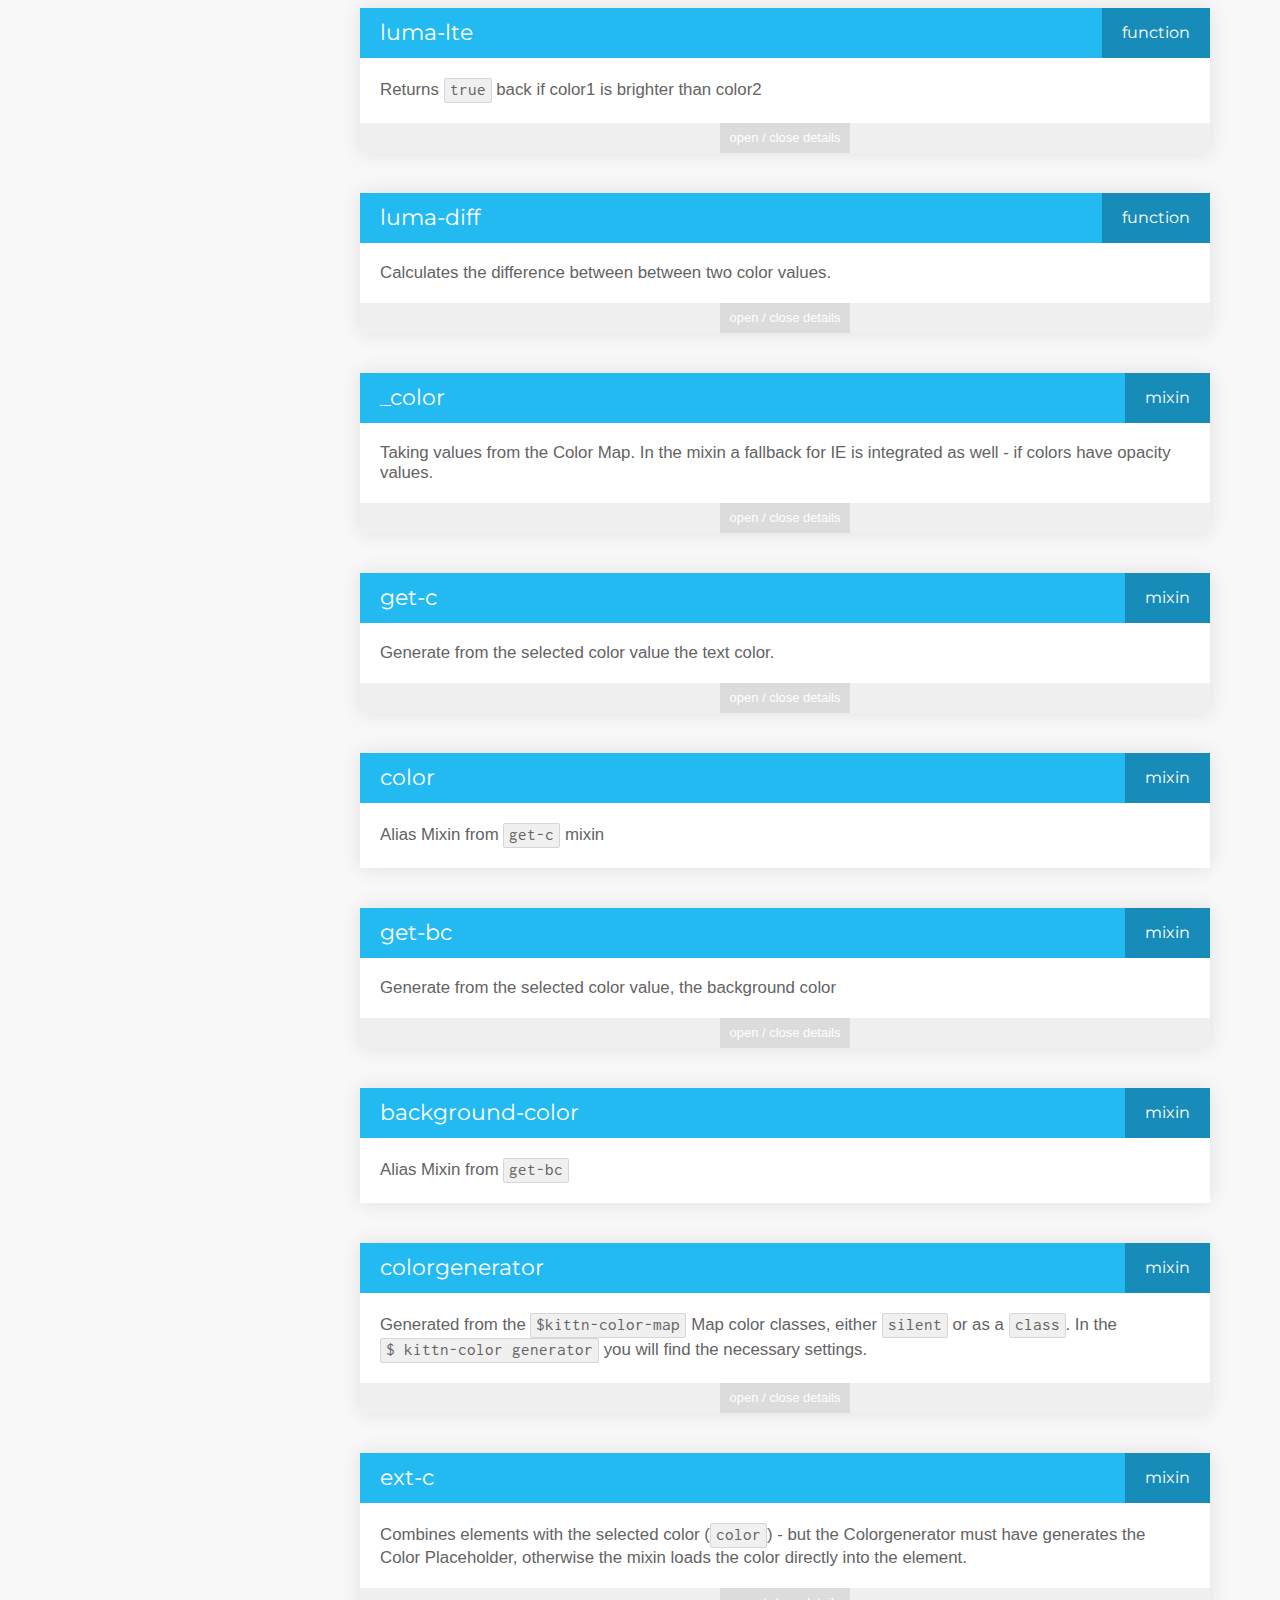
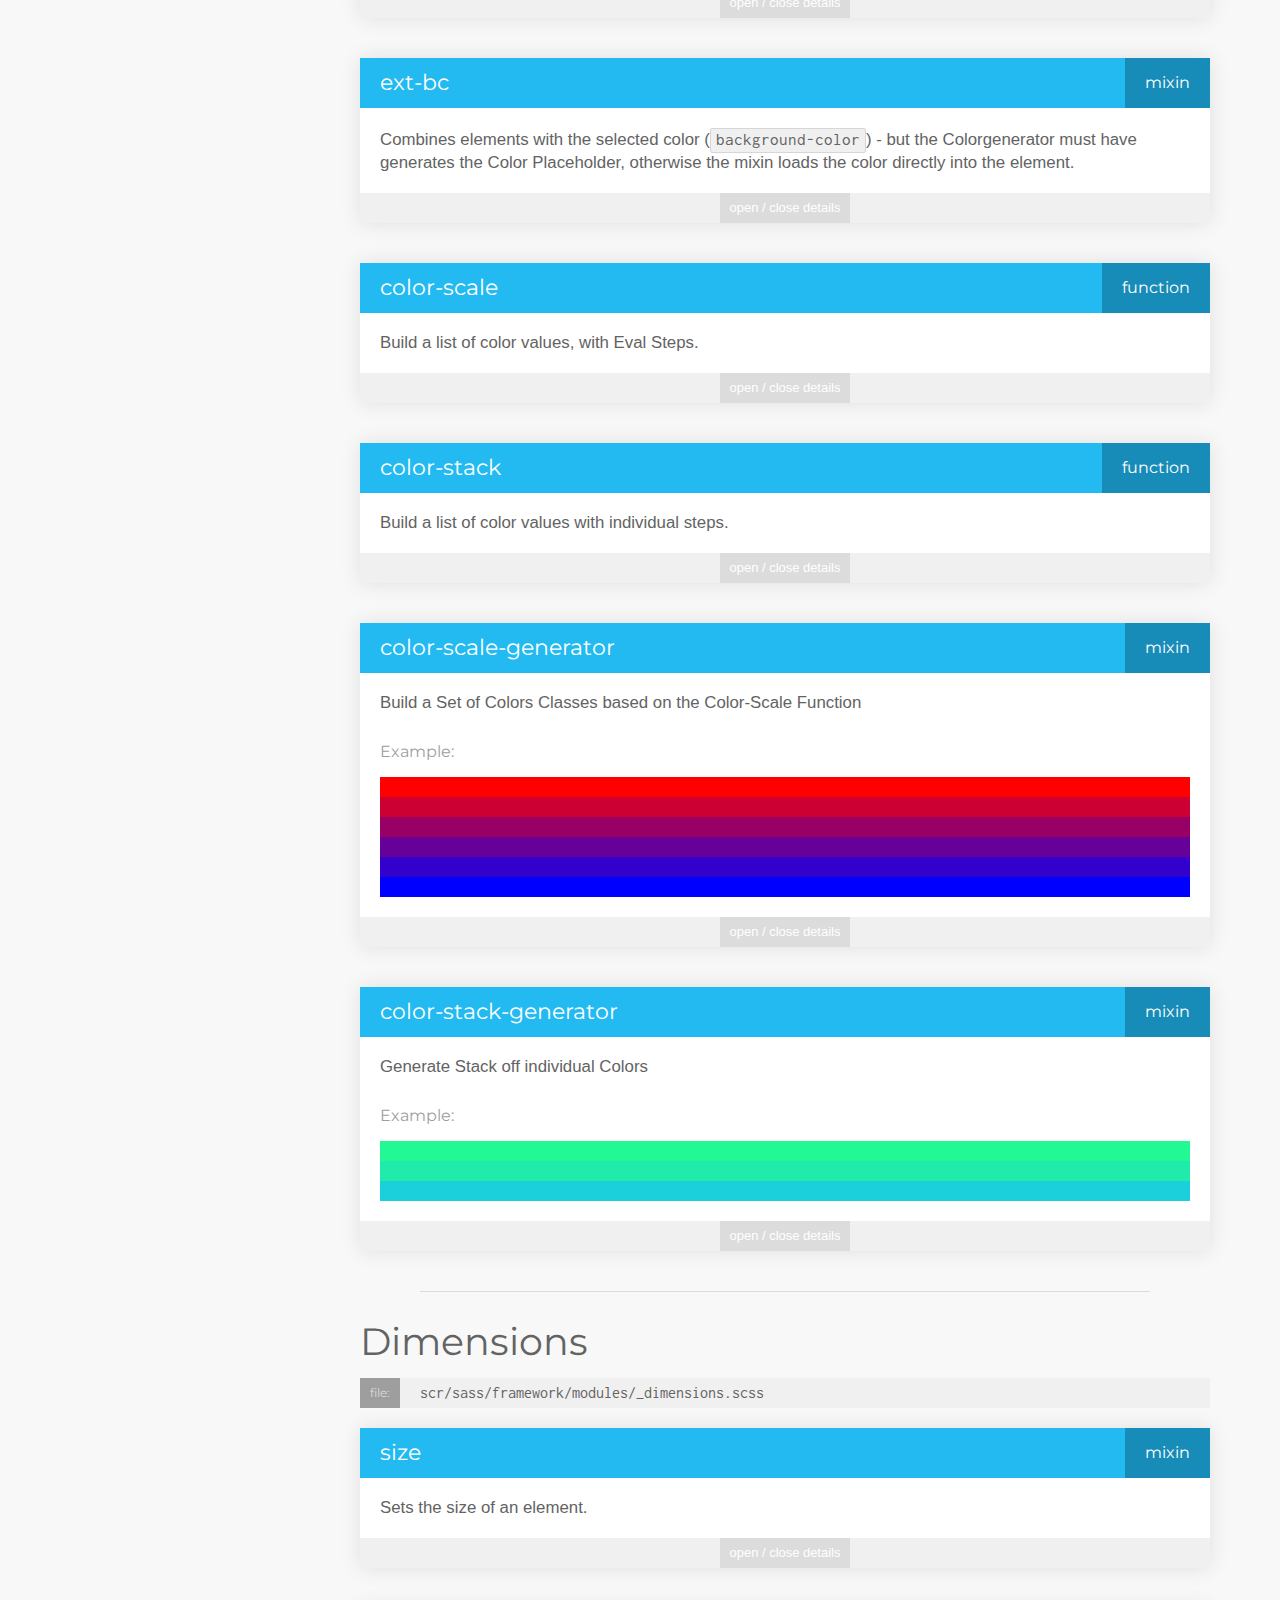
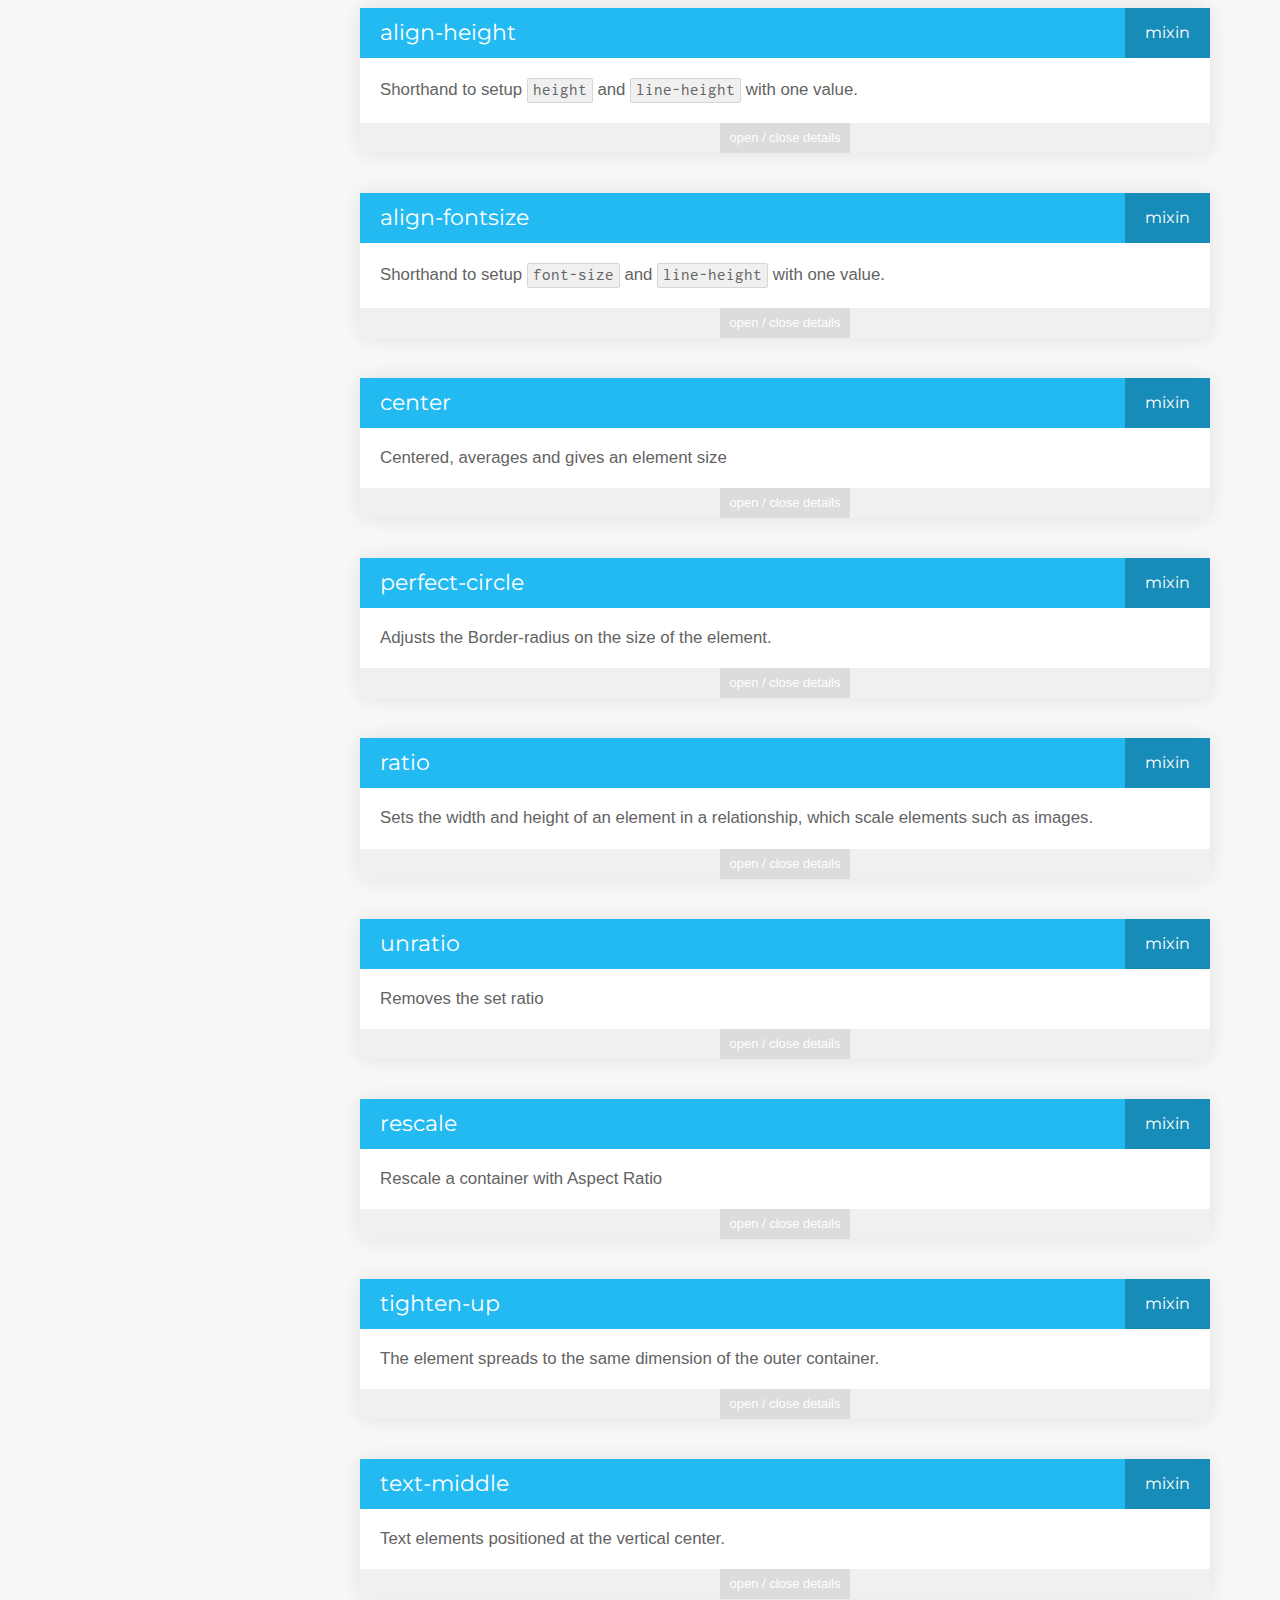
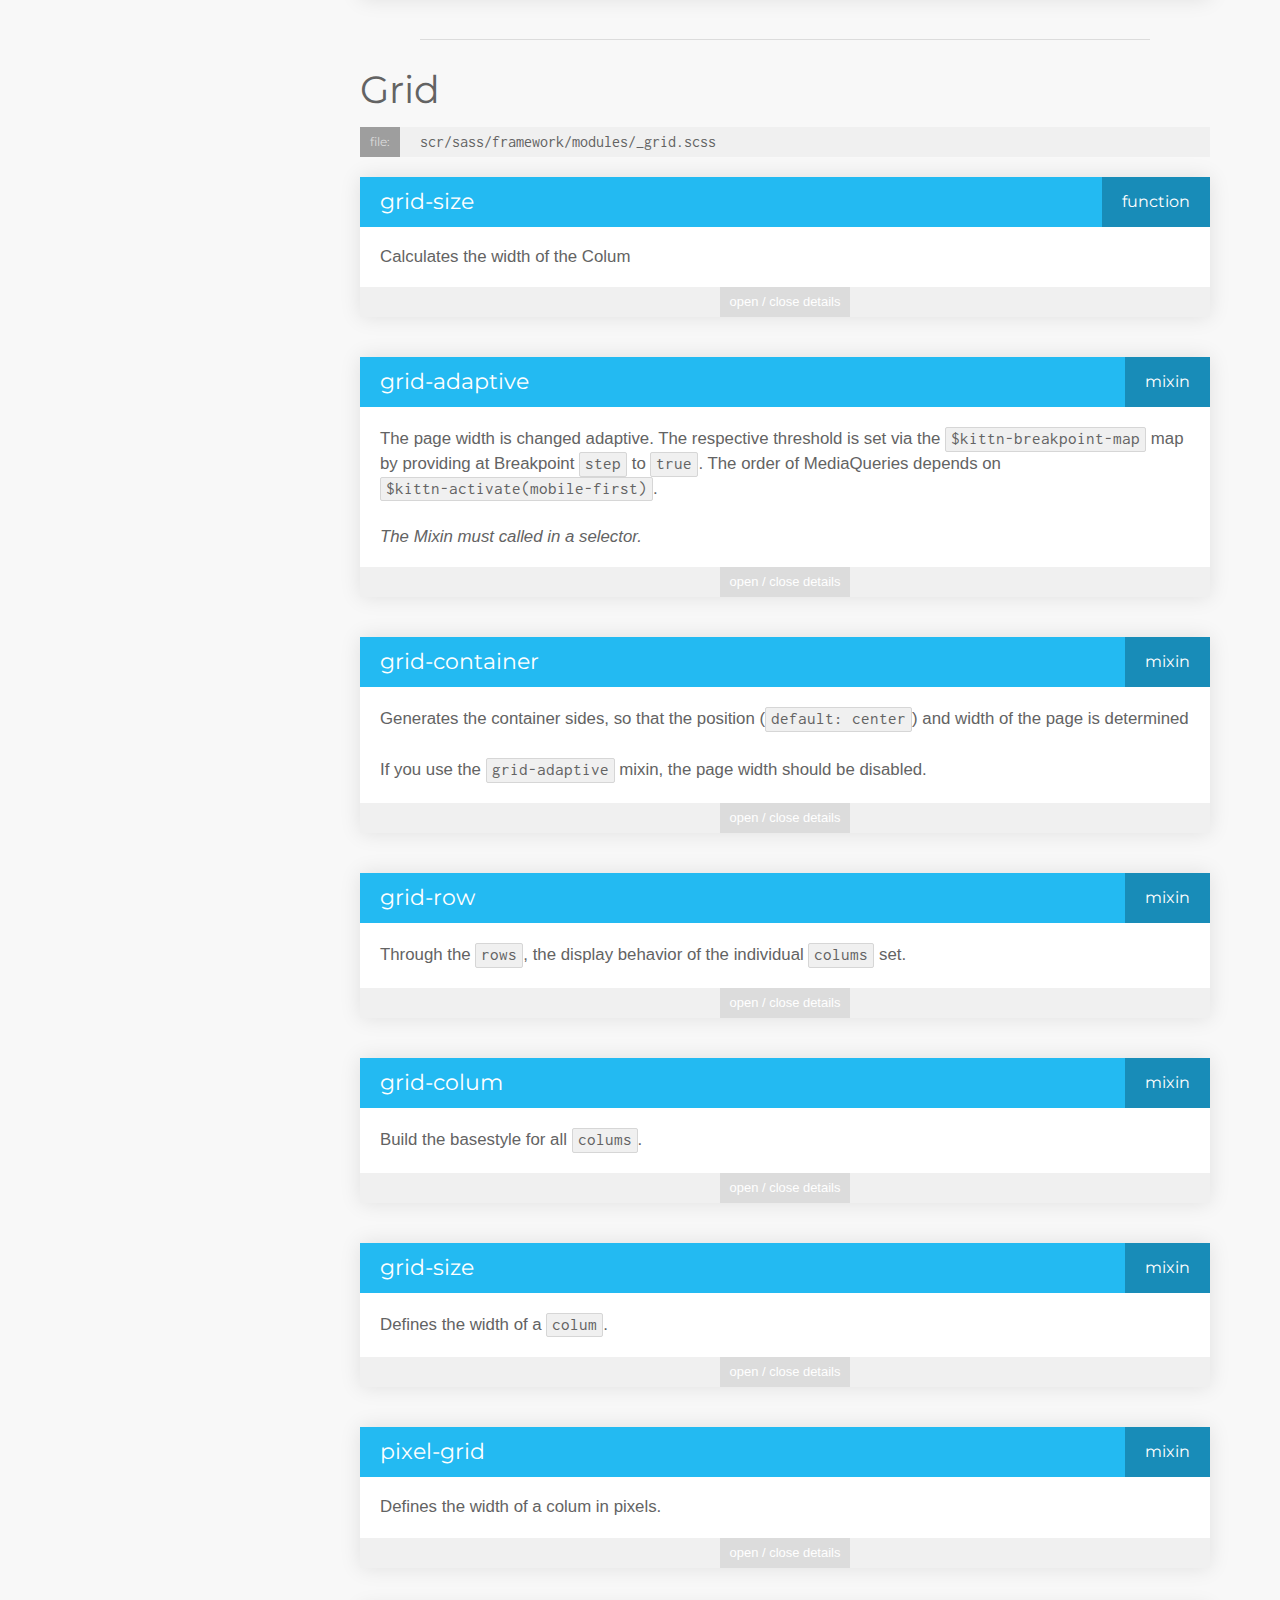
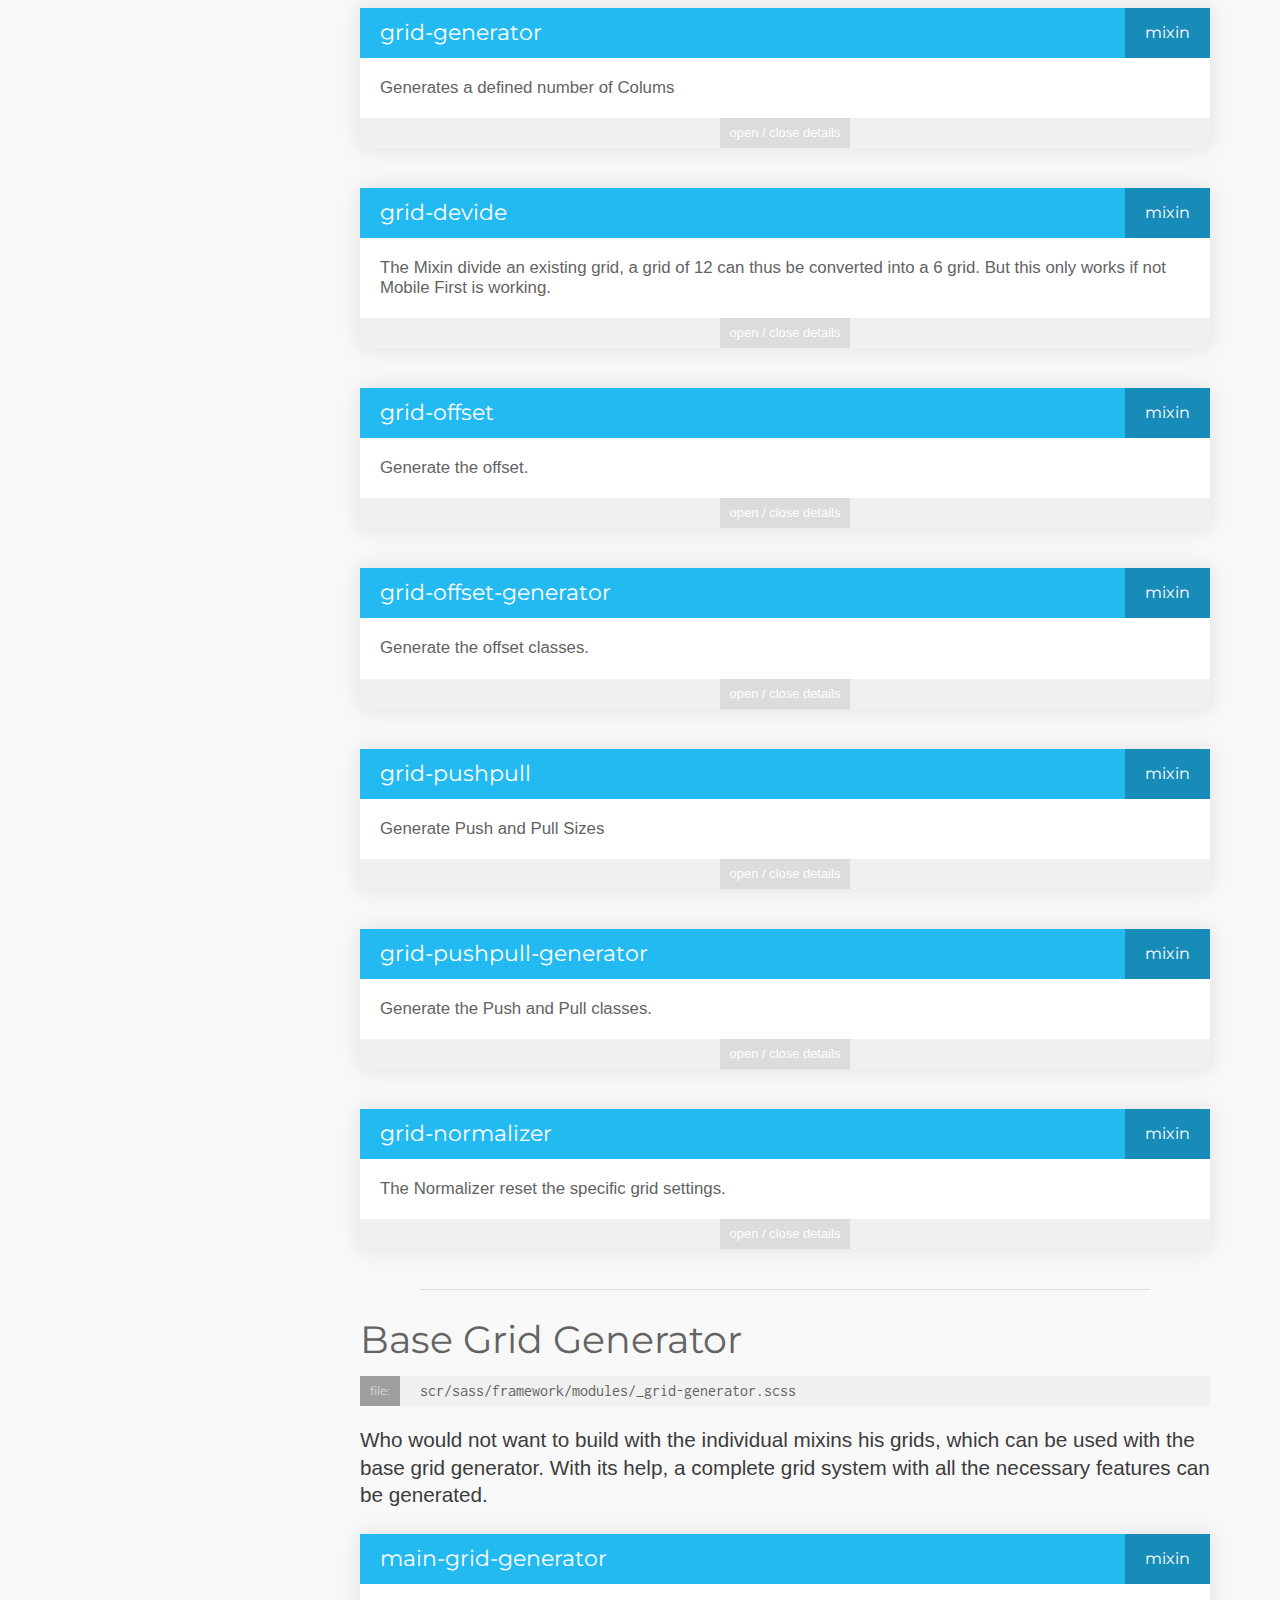
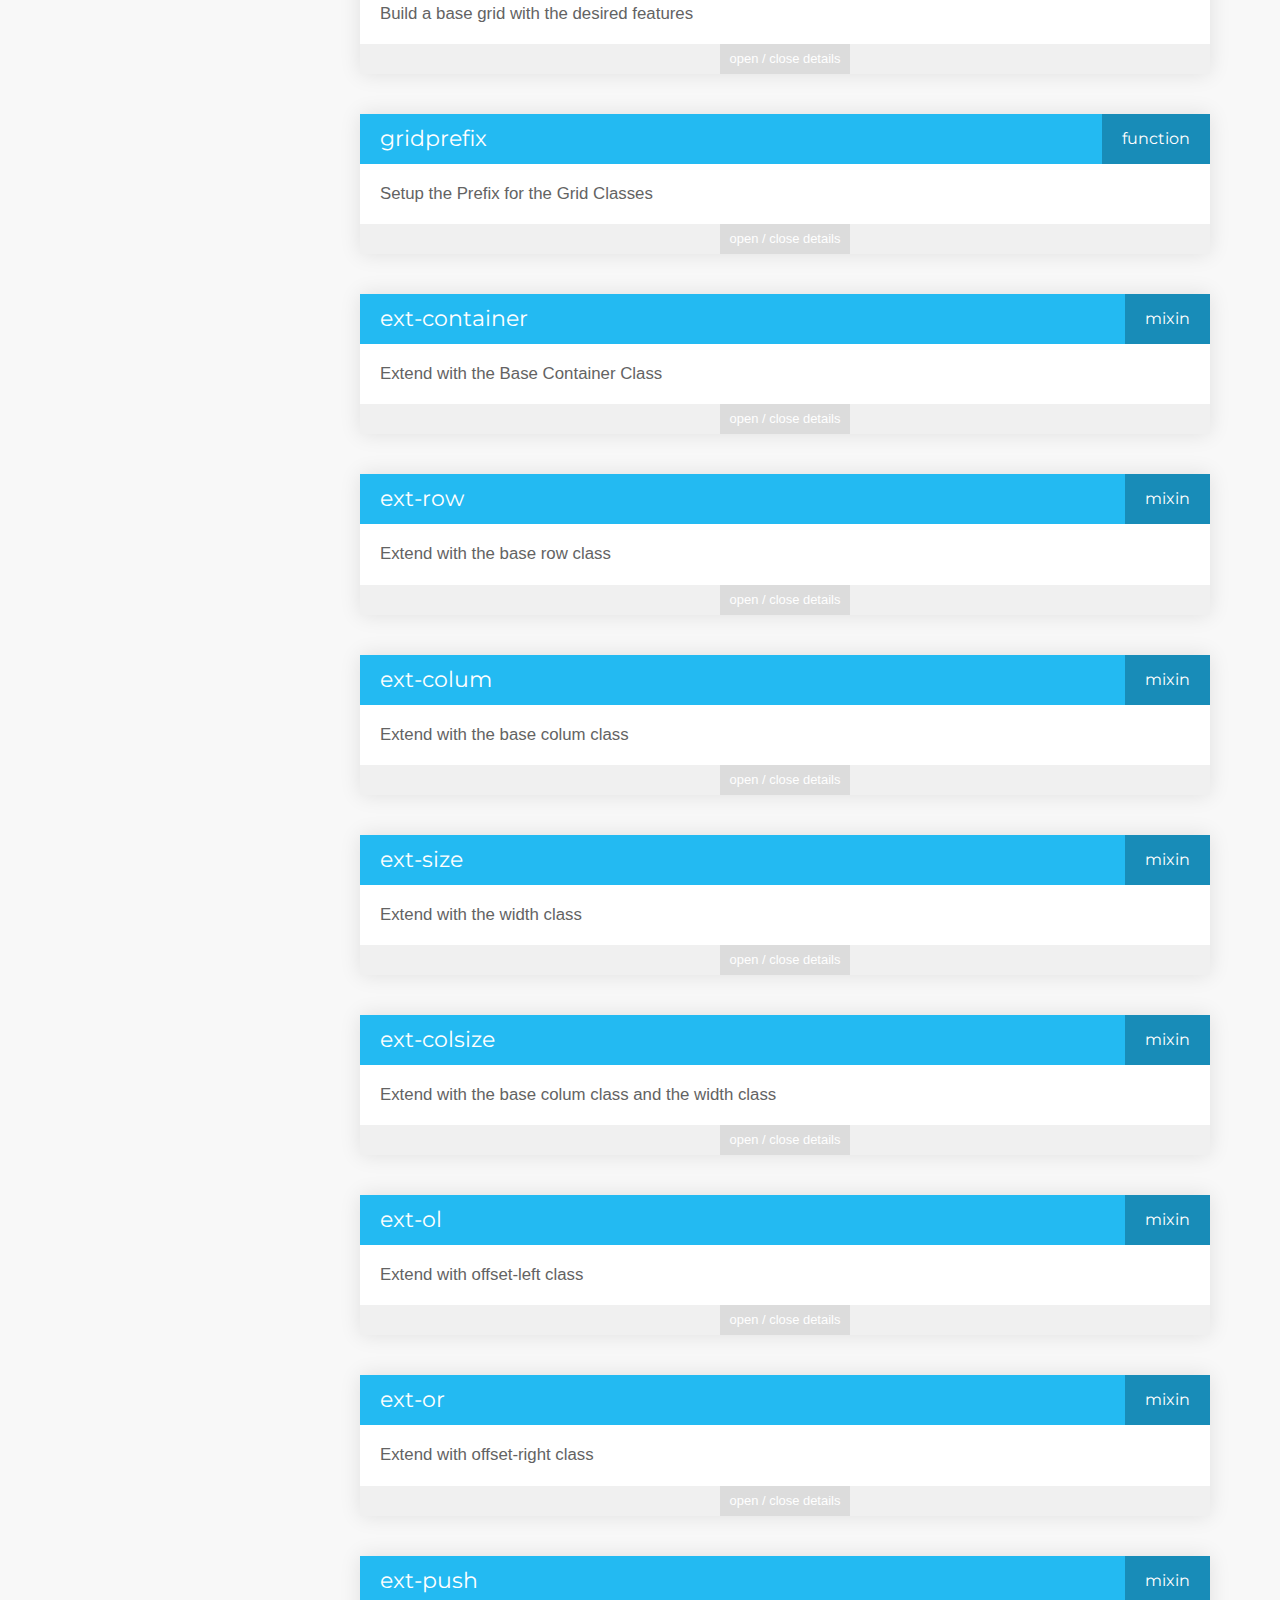
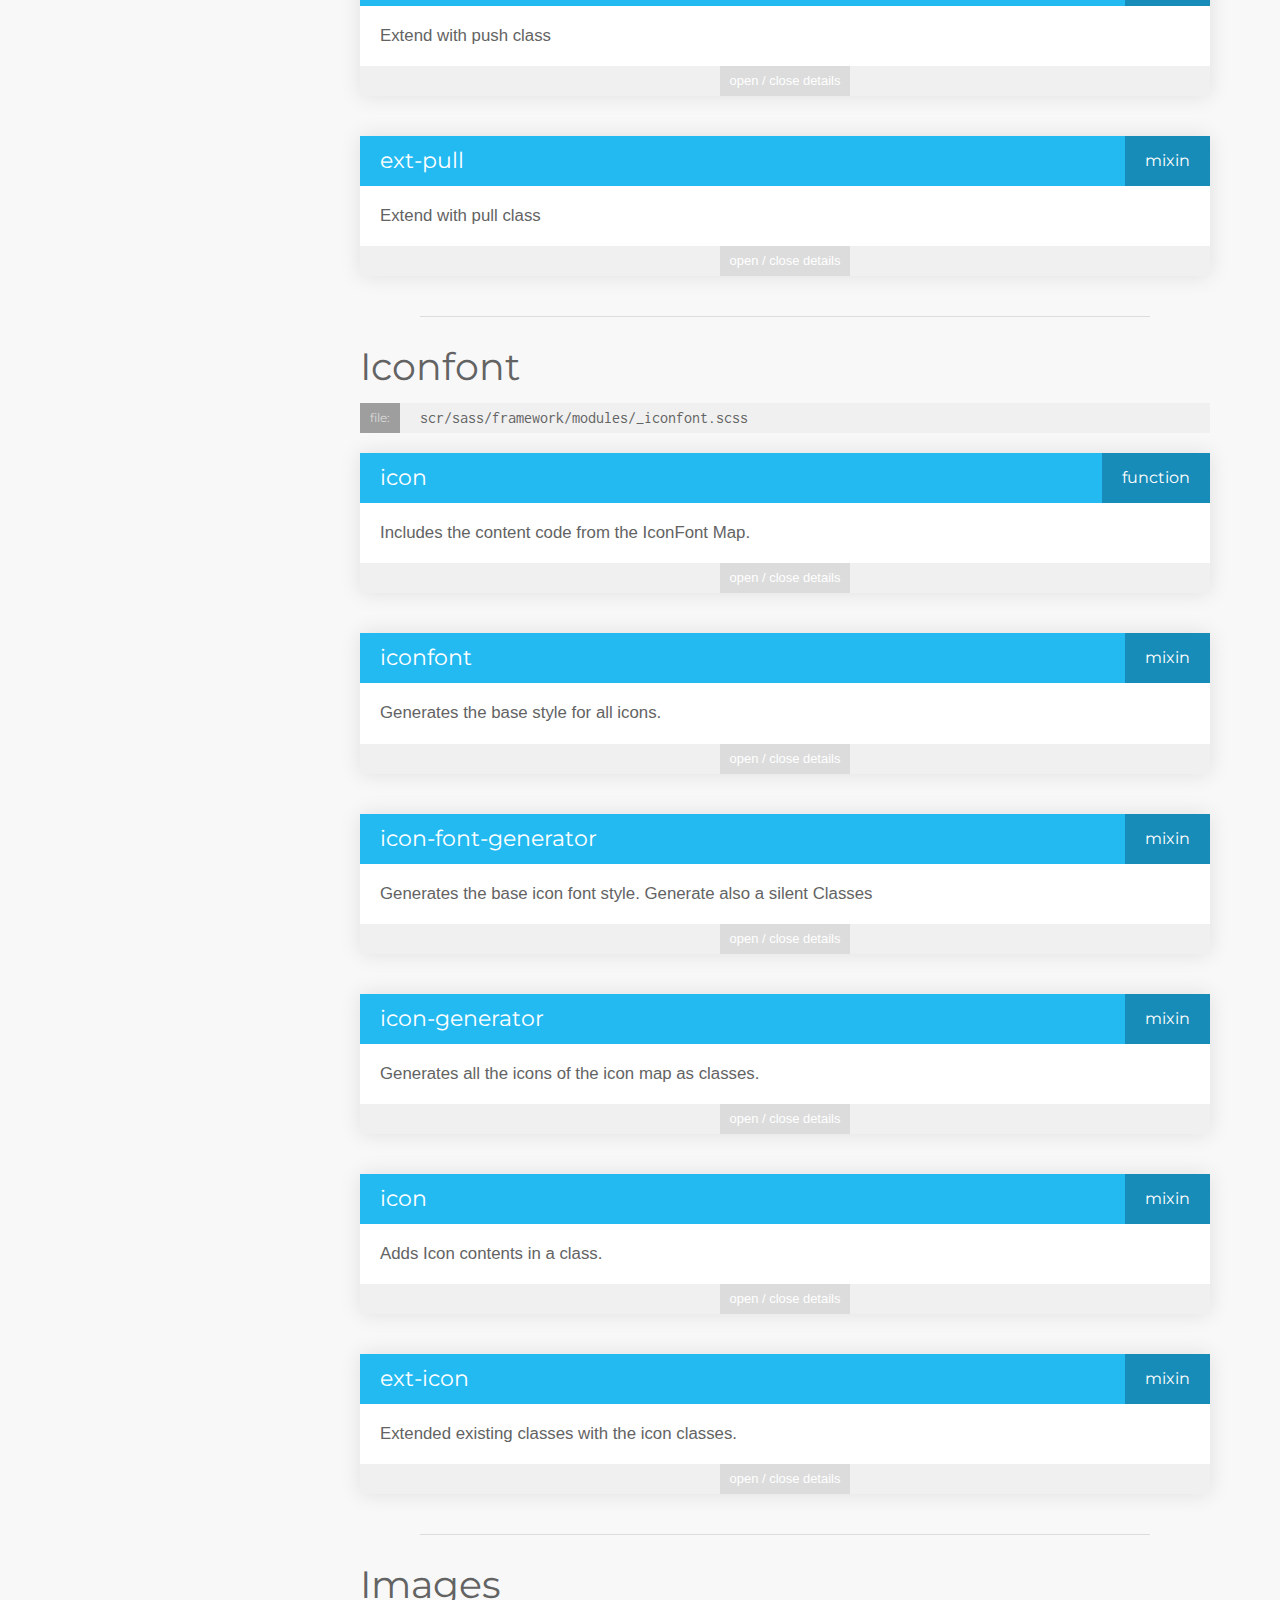
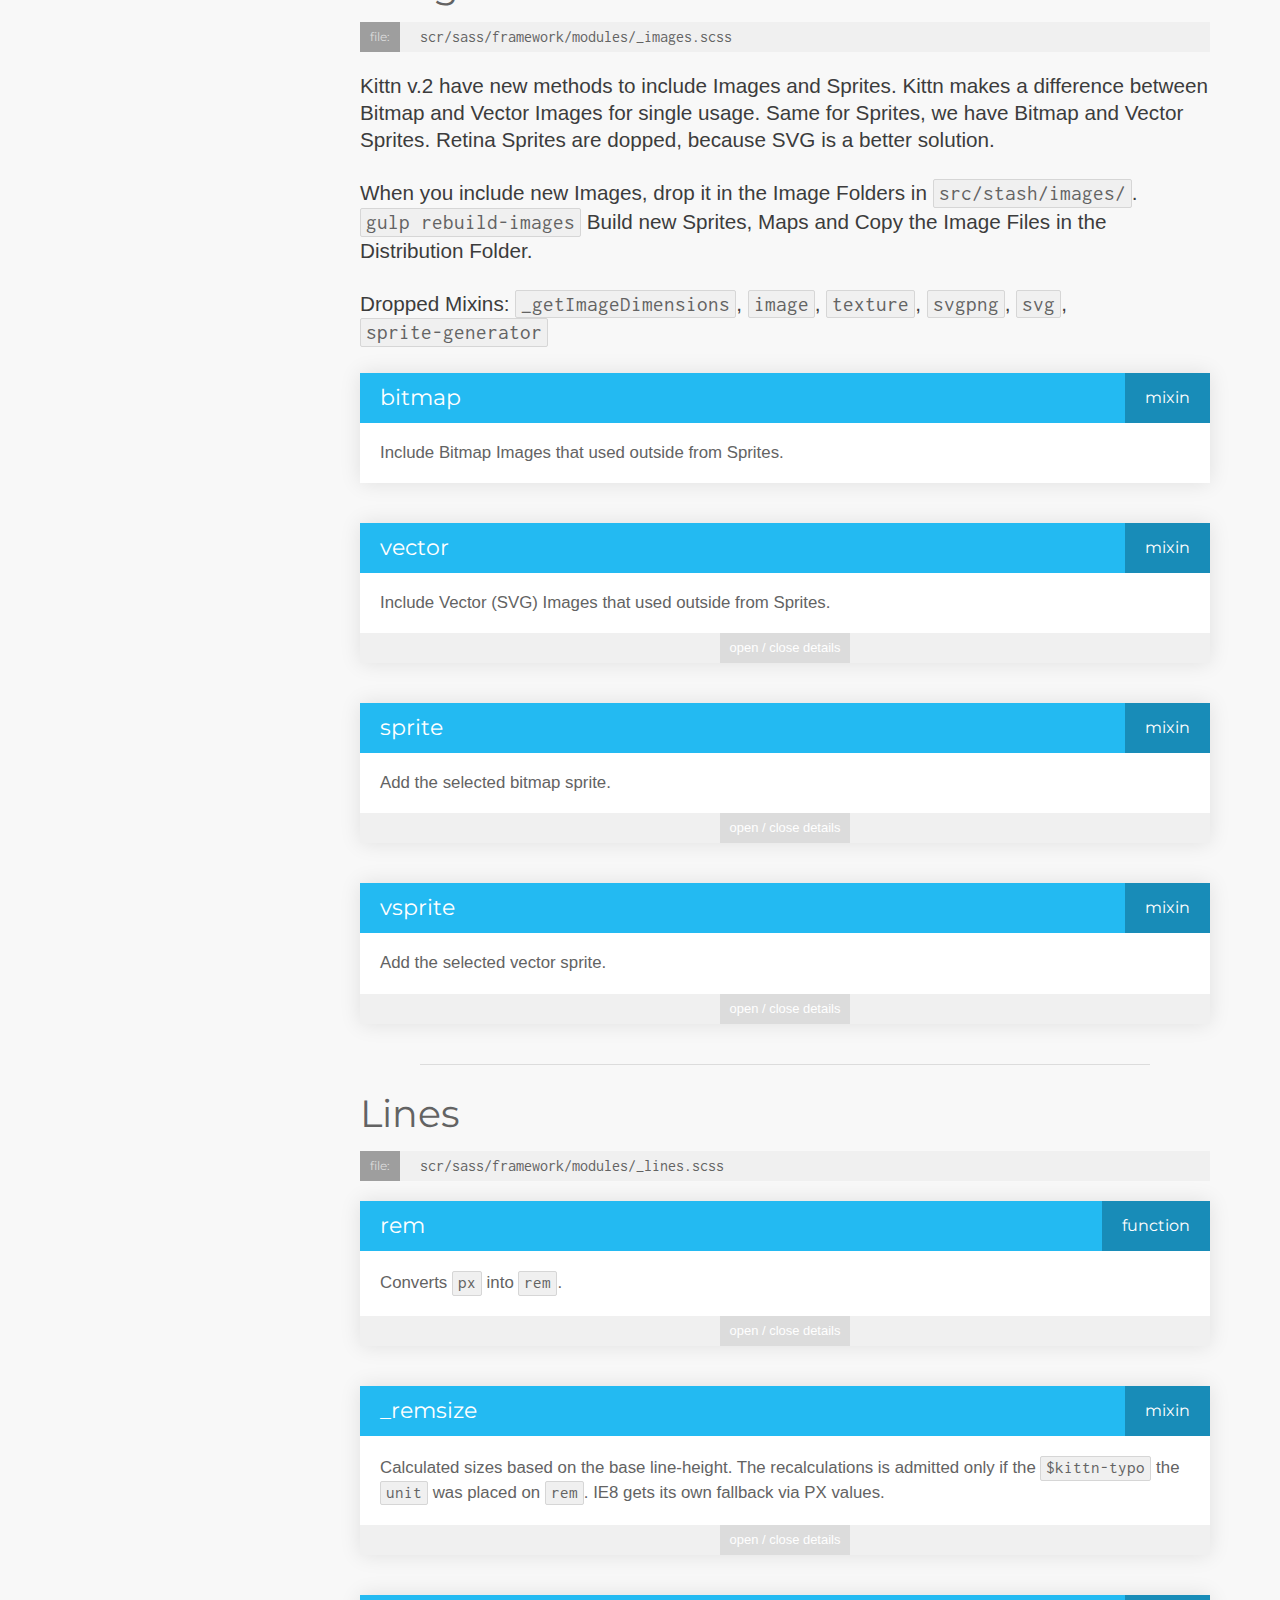
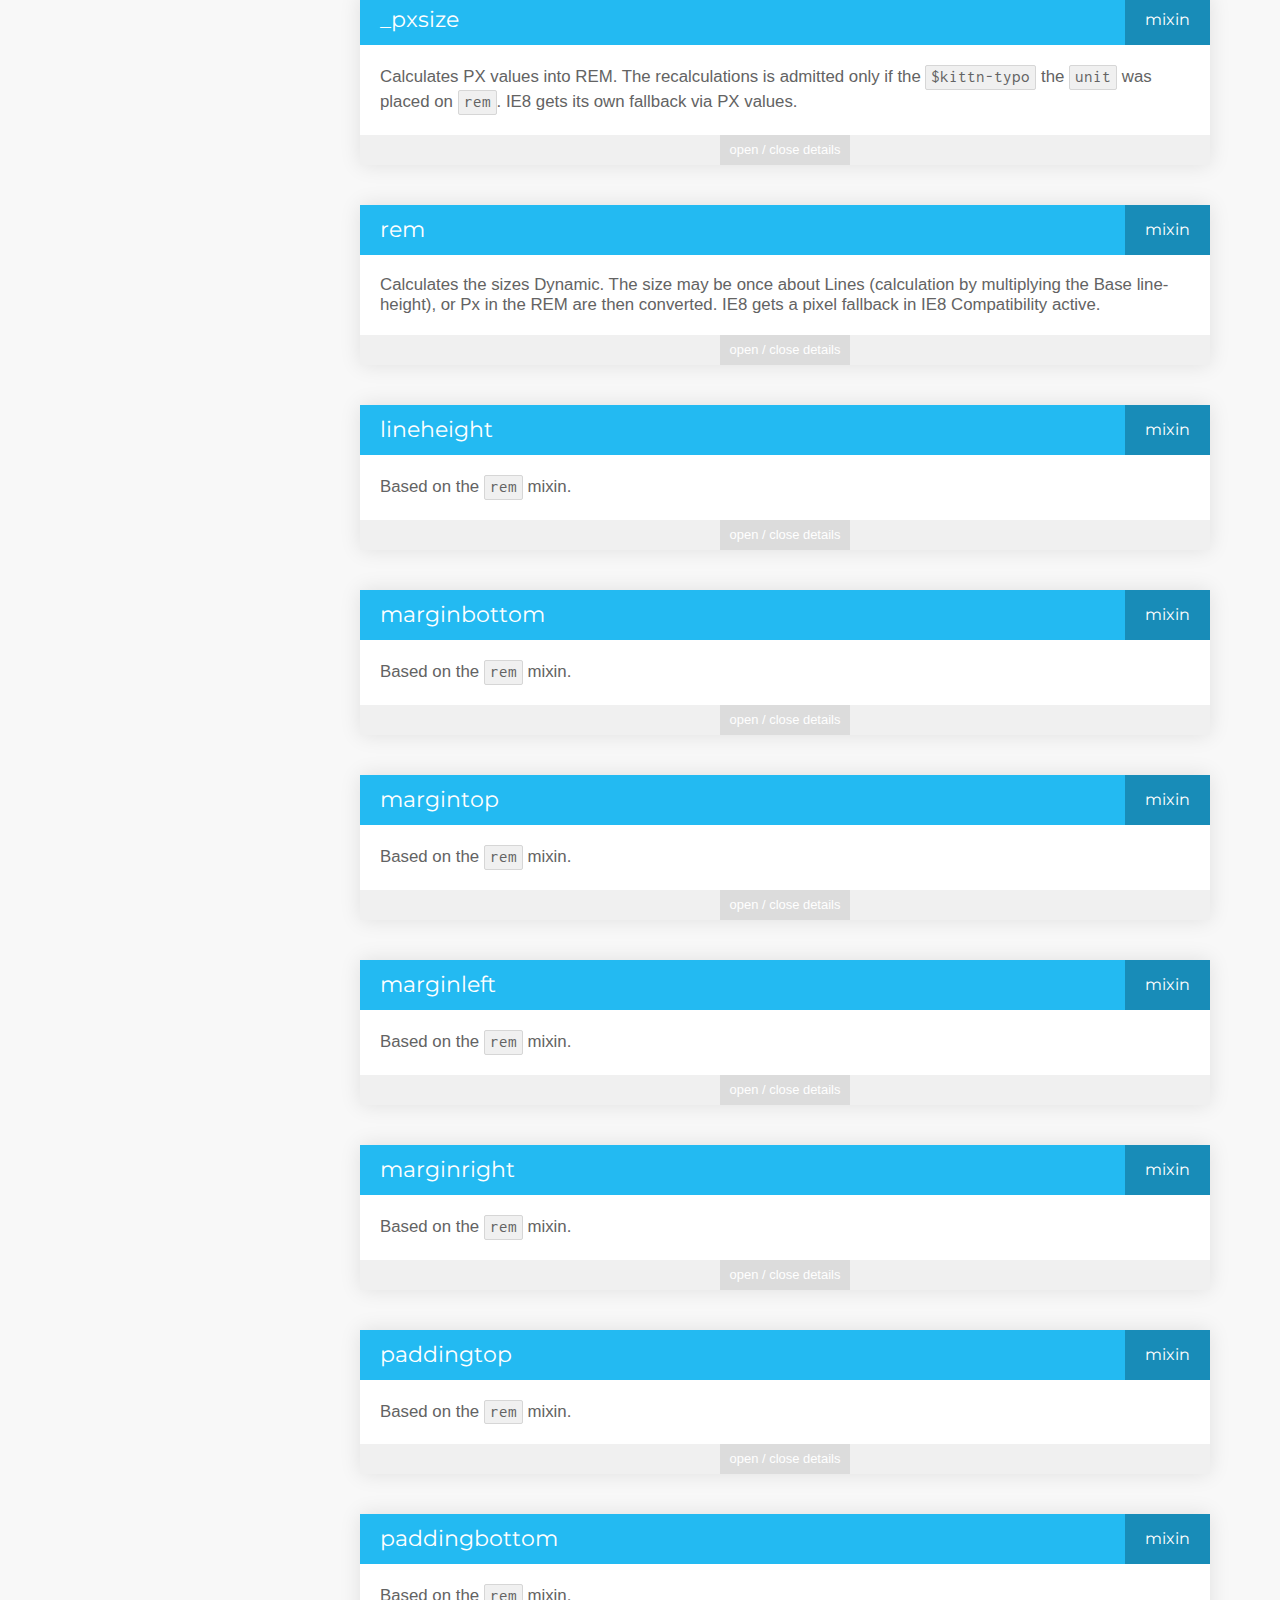
<file: sassmodules.html>
<!DOCTYPE html>
<html>

<head>
  <meta charset="utf-8">
  <title>kittndoc</title>
  <meta name="viewport" content="width=device-width,initial-scale=1">
  <meta http-equiv="X-UA-Compatible" content="IE=edge">
  <meta name="description" content="Kittn is a toolkit designed to support mainly the construction of frontends. Anyone looking for a colorful mixture of prefabricated elements, as one would expect from bootstrap and co, will not be happy with Kittn.">
  <link href="http://fonts.googleapis.com/css?family=Montserrat:400,700|Inconsolata" rel="stylesheet" type="text/css">
  <link rel="stylesheet" href="assets/css/kittn.css">
  <meta property="og:title" content="Kittn">
  <meta property="og:type" content="website">
  <meta property="og:url" content="http://kittn.de/">
  <meta property="og:image" content="http://kittn.de/assets/img/single/kittn.png">
  <meta property="og:description" content="Kittn is a toolkit designed to support mainly the construction of frontends. Anyone looking for a colorful mixture of prefabricated elements, as one would expect from bootstrap and co, will not be happy with Kittn.">
  <link rel="shortcut icon" href="assets/img/system/favicon.png">
  <link rel="icon" href="assets/img/system/favicon.png">
  <script src="assets/js/modernizr.js"></script>
</head>

<body>
  <header role="banner" class="_HEADER">
    <div class="container">
      <div class="row">
        <h1 class="logo"><a href="index.html" class="logo__inner">Kittn</a>
          </h1>
        <nav role="navigation" class="main-nav">
          <ul class="main-nav__list">
            <li class="main-nav__entry"><a href="started.html" title="Getting Started" class="main-nav__link">Getting Started</a>
            </li>
            <li class="main-nav__entry"><a href="sassbasics.html" title="Basics" class="main-nav__link">Basics</a>
            </li>
            <li class="main-nav__entry"><a href="sasshelper.html" title="Helper" class="main-nav__link">Helper</a>
            </li>
            <li class="main-nav__entry is-active"><a href="sassmodules.html" title="Modules" class="main-nav__link">Modules</a>
            </li>
            <li class="main-nav__entry"><a href="sasspartials.html" title="Partials" class="main-nav__link">Partials</a>
            </li>
          </ul>
        </nav>
      </div>
    </div>
  </header>
  <main class="_MAIN">
    <header class="main-header">
      <div class="container">
        <div class="row">
          <h1>Sass Modules</h1>
        </div>
      </div>
    </header>
    <div class="container">
      <div class="row">
        <div class="jump-nav-container">
          <div class="jump-nav">
            <ul>
              <li><a href="#modules">Modules
                    <ul>
                      <li><a href="#breakpoints">Breakpoints</a>
              </li>
              <li><a href="#colors">Colors</a>
              </li>
              <li><a href="#dimensions">Dimensions</a>
              </li>
              <li><a href="#grid">Grid</a>
              </li>
              <li><a href="#grid-generator">Base Grid Generator</a>
              </li>
              <li><a href="#iconfont">Iconfont</a>
              </li>
              <li><a href="#images">Images</a>
              </li>
              <li><a href="#lines">Lines</a>
              </li>
              <li><a href="#modernizr">Modernizr</a>
              </li>
              <li><a href="#positioning">Positioning</a>
              </li>
              <li><a href="#shorthands">Shorthands</a>
              </li>
              <li><a href="#spacer">Spacer</a>
              </li>
              <li><a href="#triangle">Triangle</a>
              </li>
              <li><a href="#typography">Typography</a>
              </li>
              <li><a href="#wireframes">Wireframes</a>
              </li>
              <li><a href="#buttons">Buttons</a>
              </li>
            </ul>
            </a>
            </li>
            </ul>
          </div>
        </div>
        <article class="article">
          <h2 id="modules">Modules</h2>
          <hr>
          <h3 id="breakpoints">Breakpoints</h3>
          <div class="filebox">scr/sass/framework/modules/_breakpoints.scss</div>
          <section class="method">
            <header class="method__head--f">
              <h4 class="method__title">bp</h4>
            </header>
            <div class="method__text">
              <p>Selects the basis of the breakpoint-Key, the corresponding size of the breakpoint map.</p>
            </div>
            <div class="method__details">
              <div class="method__api--requires">
                <ul>
                  <li>map <a href="/sassbasics.html#kittn-breakpoint-map">$kittn-breakpoint-map</a>
                  </li>
                  <li>function <a href="/sasshelper.html#function-strip-units">strip-units()</a>
                  </li>
                </ul>
              </div>
              <div class="method__api--param">
                <ul>
                  <li>{*} $target - The required Breakpoint</li>
                  <li>{Map} $entrys ($kittn-breakpoint-map) - Connection to the Breakpoint Map</li>
                </ul>
              </div>
              <div class="method__api--returns">{Number}</div>
              <div class="method__code">
                <pre class="language-scss"><code>.test {
  content: bp(1);
}
</code></pre>
                <pre class="language-css"><code>.test {
  content: 320px;
}</code></pre>
              </div>
            </div>
            <a class="method__toggle"></a>
          </section>
          <section class="method">
            <header class="method__head--m">
              <h4 class="method__title">break</h4>
            </header>
            <div class="method__text">
              <p>Generates MediaQueries. If mobile-first has been activated (<code>$kittn-activate</code>), the MQ always work by default with <code>min</code> values. In the mode <code>between</code> is the mixin the two sizes also always always ascending sort.</p>
            </div>
            <div class="method__details">
              <div class="method__api--requires">
                <ul>
                  <li>map <a href="/sassbasics.html#kittn-breakpoint-map">$kittn-breakpoint-map</a>
                  </li>
                  <li>map <a href="/sassbasics.html#kittn-activate">$kittn-activate</a>
                  </li>
                </ul>
              </div>
              <div class="method__api--param">
                <ul>
                  <li>{*} $target - Required Breakpoint</li>
                  <li>{*} $mode (auto) - Media Query Mode. Values: &#39;between&#39;, &#39;max&#39;, &#39;min&#39;, &#39;auto&#39; (default - setup with mobile-first:true/false)</li>
                  <li>{Map} $list ($kittn-breakpoint-map) - Connection to the Breakpoint Map</li>
                </ul>
              </div>
              <div class="method__code">
                <pre class="language-scss"><code>.test {
  height: 200px;
  
  @include break(2) {
    height: 400px;
  }
}

.other-dir {
  @include break(3,max) {
    height: 200px;
  }
}
.between {
  @include break(2 4, between) {
    display: block;
  }
}

.sort {
  @include break(5 2, between) {
    display: block;
  }
}
</code></pre>
                <pre class="language-css"><code>.test {
  height: 200px;
}
@media screen and (min-width: 480px) {
  .test {
    height: 400px;
  }
}

@media screen and (max-width: 561px) {
  .other-dir {
    height: 200px;
  }
}

@media screen and (min-width: 480px) and (max-width: 769px) {
  .between {
    display: block;
  }
}

@media screen and (min-width: 480px) and (max-width: 961px) {
  .sort {
    display: block;
  }
}</code></pre>
              </div>
            </div>
            <a class="method__toggle"></a>
          </section>
          <section class="method">
            <header class="method__head--m">
              <h4 class="method__title">visibility</h4>
            </header>
            <div class="method__text">
              <p>Generates Visibilty / Hidden Classes based on the <code>$kittn-breakpoint-map</code> Map. The Classes are Invisible, connect it with @extend.</p>
            </div>
            <div class="method__details">
              <div class="method__api--requires">map <a href="/sassbasics.html#kittn-breakpoint-map">$kittn-breakpoint-map</a>
              </div>
              <div class="method__code">
                <pre class="language-scss"><code>// Map Example
$kittn-breakpoint-map: (
  1: (
    size: 320px,
    visibility: true,
    step: true,
    fontsize: false
  ),
  2: (
    size: 480px,
    visibility: false,
    step: false,
    fontsize: 80
  )
);</code></pre>
                <pre class="language-scss"><code>@include visibility;</code></pre>
                <pre class="language-css"><code>// Normally invisible
.hidden-to--1 {
  display: none;
}
@media screen and (max-width: 321px) {
  %hidden-to--1 {
    display: inherit;
  }
}

@media screen and (min-width: 320px) {
  %hidden-from--1 {
    display: none;
  }
}

@media screen and (max-width: 321px) {
  %visible-to--1 {
    display: none;
  }
}

.visible-from--1 {
  display: none;
}
@media screen and (min-width: 320px) {
  %visible-from--1 {
    display: inherit;
  }
}</code></pre>
              </div>
            </div>
            <a class="method__toggle"></a>
          </section>
          <hr>
          <h3 id="colors">Colors</h3>
          <div class="filebox">scr/sass/framework/modules/_color.scss</div>
          <section class="method">
            <header class="method__head--f">
              <h4 id="function-luma" class="method__title">luma</h4>
            </header>
            <div class="method__text">
              <p>Calculates the brightness of a color</p>
            </div>
            <div class="method__details">
              <div class="method__api--param">
                <ul>
                  <li>{Color} $color - Color that converted in a Luma value</li>
                </ul>
              </div>
              <div class="method__api--returns">{Number}</div>
              <div class="method__code">
                <pre class="language-scss"><code>$color: red;

.color {
  content: luma($color);
}
</code></pre>
                <pre class="language-css"><code>.color {
  content: 76.245;
}</code></pre>
              </div>
            </div>
            <a class="method__toggle"></a>
          </section>
          <section class="method">
            <header class="method__head--f">
              <h4 class="method__title">luma-gte</h4>
            </header>
            <div class="method__text">
              <p>Returns <code>true</code> back when color is brighter than 1 color 2</p>
            </div>
            <div class="method__details">
              <div class="method__api--requires">function <a href="#function-luma">luma()</a>
              </div>
              <div class="method__api--param">
                <ul>
                  <li>@param {Color} $color1 - Color Value</li>
                  <li>@param {Color} $color2 - Color Value</li>
                </ul>
              </div>
              <div class="method__api--returns">{Bool}</div>
              <div class="method__code">
                <pre class="language-scss"><code>$color-1: red;
$color-2: blue;

.color {
  @if luma-gte($color-1, $color-2) {
    content: 'true'
  }
}
</code></pre>
                <pre class="language-css"><code>.color {
  content: "true";
}</code></pre>
              </div>
            </div>
            <a class="method__toggle"></a>
          </section>
          <section class="method">
            <header class="method__head--f">
              <h4 class="method__title">luma-lte</h4>
            </header>
            <div class="method__text">
              <p>Returns <code>true</code> back if color1 is brighter than color2</p>
            </div>
            <div class="method__details">
              <div class="method__api--requires">function <a href="#function-luma">luma()</a>
              </div>
              <div class="method__api--param">
                <ul>
                  <li>{Color} $color1 - Color Value</li>
                  <li>{Color} $color2 - Color Value</li>
                </ul>
              </div>
              <div class="method__api--returns">{Bool}</div>
              <div class="method__code">
                <pre class="language-scss"><code>$color-1: red;
$color-2: blue;

.color {
  @if luma-lte($color-2, $color-1) {
    content: 'true'
  }
}
</code></pre>
                <pre class="language-css"><code>.color {
  content: "true";
}</code></pre>
              </div>
            </div>
            <a class="method__toggle"></a>
          </section>
          <section class="method">
            <header class="method__head--f">
              <h4 class="method__title">luma-diff</h4>
            </header>
            <div class="method__text">
              <p>Calculates the difference between between two color values.</p>
            </div>
            <div class="method__details">
              <div class="method__api--requires">function <a href="#function-luma">luma()</a>
              </div>
              <div class="method__api--param">
                <ul>
                  <li>{Color} $color1 - Color Value</li>
                  <li>{Color} $color2 - Color Value</li>
                </ul>
              </div>
              <div class="method__api--returns">{Bool}</div>
              <div class="method__code">
                <pre class="language-scss"><code>$color-1: red;
$color-2: blue;

.color {
  content: luma-diff($color-1, $color-2);
}
</code></pre>
                <pre class="language-css"><code>.color {
  content: 47.175;
}</code></pre>
              </div>
            </div>
            <a class="method__toggle"></a>
          </section>
          <section class="method">
            <header class="method__head--m">
              <h4 id="mixin__color" class="method__title">_color</h4>
            </header>
            <div class="method__text">
              <p>Taking values ​​from the Color Map. In the mixin a fallback for IE is integrated as well - if colors have opacity values​​.</p>
            </div>
            <div class="method__details">
              <div class="method__api--access">private</div>
              <div class="method__api--requires">map <a href="/sassbasics.html#kittn-color-map">$kittn-color-map</a>
              </div>
              <div class="method__api--param">
                <ul>
                  <li>{*} $target - Color Key from Map</li>
                  <li>{*} $attrib (color) - Color Attribute</li>
                  <li>{Bool} $imp (false) - Set to &#39;!important&#39;</li>
                  <li>{Map} $map ($kittn-color-map) - Color Map</li>
                </ul>
              </div>
              <div class="method__code">
                <pre class="language-scss"><code>.color {
  @include _color('primary');
  @include _color('black', background-color);
}
</code></pre>
                <pre class="language-css"><code>.color {
  color: #f29300;
  background-color: #3c3c3c;
}</code></pre>
              </div>
            </div>
            <a class="method__toggle"></a>
          </section>
          <section class="method">
            <header class="method__head--m">
              <h4 id="mixin-get-c" class="method__title">get-c</h4>
            </header>
            <div class="method__text">
              <p>Generate from the selected color value the text color.</p>
            </div>
            <div class="method__details">
              <div class="method__api--requires">
                <ul>
                  <li>map <a href="/sassbasics.html#kittn-color-map">$kittn-color-map</a>
                  </li>
                  <li>mixin <a href="#mixin__color">_color()</a>
                  </li>
                </ul>
              </div>
              <div class="method__api--param">
                <ul>
                  <li>{*} $target - Color Key</li>
                  <li>{Bool} $hard (false) - For &#39;!important&#39; setting</li>
                </ul>
              </div>
              <div class="method__code">
                <pre class="language-scss"><code>.color {
  @include get-c('primary');
}</code></pre>
                <pre class="language-css"><code>.color {
  color: #f29300;
}</code></pre>
              </div>
            </div>
            <a class="method__toggle"></a>
          </section>
          <section class="method">
            <header class="method__head--m">
              <h4 class="method__title">color</h4>
            </header>
            <div class="method__text">
              <p>Alias Mixin from <code>get-c</code> mixin</p>
            </div>
          </section>
          <section class="method">
            <header class="method__head--m">
              <h4 class="method__title">get-bc</h4>
            </header>
            <div class="method__text">
              <p>Generate from the selected color value, the background color</p>
            </div>
            <div class="method__details">
              <div class="method__api--requires">
                <ul>
                  <li>map <a href="/sassbasics.html#kittn-color-map">$kittn-color-map</a>
                  </li>
                  <li>mixin <a href="#mixin__color">_color()</a>
                  </li>
                </ul>
              </div>
              <div class="method__api--param">
                <ul>
                  <li>{*} $target - Color Key</li>
                  <li>{Bool} $hard (false) - For &#39;!important&#39; setting</li>
                </ul>
              </div>
              <div class="method__api--returns"></div>
              <div class="method__code">
                <pre class="language-scss"><code>.color {
  @include get-bc('primary');
}</code></pre>
                <pre class="language-css"><code>.color {
  background-color: #f29300;
}</code></pre>
              </div>
            </div>
            <a class="method__toggle"></a>
          </section>
          <section class="method">
            <header class="method__head--m">
              <h4 class="method__title">background-color</h4>
            </header>
            <div class="method__text">
              <p>Alias Mixin from <code>get-bc</code>
              </p>
            </div>
          </section>
          <section class="method">
            <header class="method__head--m">
              <h4 class="method__title">colorgenerator</h4>
            </header>
            <div class="method__text">
              <p>Generated from the <code>$kittn-color-map</code> Map color classes, either <code>silent</code> or as a <code>class</code>. In the <code>$ kittn-color generator</code> you will find the necessary settings.</p>
            </div>
            <div class="method__details">
              <div class="method__api--access">private</div>
              <div class="method__api--requires">
                <ul>
                  <li>map <a href="/sassbasics.html#kittn-color-map">$kittn-color-map</a>
                  </li>
                  <li>map <a href="/sassbasics.html#kittn-color-generator">$kittn-color-generator</a>
                  </li>
                  <li>map <a href="/sassbasics.html#kittn-bem">$kittn-bem</a>
                  </li>
                </ul>
              </div>
              <div class="method__api--param">
                <ul>
                  <li>{Map} $colors ($kittn-color-map) - The map to embed</li>
                </ul>
              </div>
              <div class="method__code">
                <pre class="language-scss"><code>// Map Example
//
// With 'type' one determines the type of Color Placeholder:
// - 'c' Color
// - 'b' Background-Color
// - 'bc' Background-Color & Color
$kittn-color-map: (
  'primary': (
    color: #f29300,
    opacity: false,
    type: bc
  ),
  'black': (
    color: #3c3c3c,
    opacity: false,
    type: bc
  )
);</code></pre>
                <pre class="language-scss"><code>@include colorgenerator();</code></pre>
                <pre class="language-css"><code>.c--primary {
  color: #f29300;
}
.bc--primary {
  background-color: #f29300;
}
.c--black {
  color: #3c3c3c;
}
.bc--black {
  background-color: #3c3c3c;
}</code></pre>
              </div>
            </div>
            <a class="method__toggle"></a>
          </section>
          <section class="method">
            <header class="method__head--m">
              <h4 class="method__title">ext-c</h4>
            </header>
            <div class="method__text">
              <p>Combines elements with the selected color (<code>color</code>) - but the Colorgenerator must have generates the Color Placeholder, otherwise the mixin loads the color directly into the element.</p>
            </div>
            <div class="method__details">
              <div class="method__api--requires">
                <ul>
                  <li>map <a href="/sassbasics.html#kittn-color-generator">$kittn-color-generator</a>
                  </li>
                  <li>map <a href="/sassbasics.html#kittn-bem">$kittn-bem</a>
                  </li>
                </ul>
              </div>
              <div class="method__api--param">
                <ul>
                  <li>{*} $name - Color Key</li>
                </ul>
              </div>
              <div class="method__code">
                <pre class="language-scss"><code>.first {
  @include ext-c('primary');
}
.second {
  @include ext-c('primary');
}</code></pre>
                <pre class="language-css"><code>.first, .second {
  color: #f29300;
}</code></pre>
              </div>
            </div>
            <a class="method__toggle"></a>
          </section>
          <section class="method">
            <header class="method__head--m">
              <h4 class="method__title">ext-bc</h4>
            </header>
            <div class="method__text">
              <p>Combines elements with the selected color (<code>background-color</code>) - but the Colorgenerator must have generates the Color Placeholder, otherwise the mixin loads the color directly into the element.</p>
            </div>
            <div class="method__details">
              <div class="method__api--requires">
                <ul>
                  <li>map <a href="/sassbasics.html#kittn-color-generator">$kittn-color-generator</a>
                  </li>
                  <li>map <a href="/sassbasics.html#kittn-bem">$kittn-bem</a>
                  </li>
                </ul>
              </div>
              <div class="method__api--param">
                <ul>
                  <li>{*} $name - Color Key</li>
                </ul>
              </div>
              <div class="method__code">
                <pre class="language-scss"><code>.first {
  @include ext-bc('primary');
}
.second {
  @include ext-bc('primary');
}</code></pre>
                <pre class="language-css"><code>.first, .second {
  background-color: #f29300;
}</code></pre>
              </div>
            </div>
            <a class="method__toggle"></a>
          </section>
          <section class="method">
            <header class="method__head--f">
              <h4 id="function-color-scale" class="method__title">color-scale</h4>
            </header>
            <div class="method__text">
              <p>Build a list of color values, with Eval Steps.</p>
            </div>
            <div class="method__details">
              <div class="method__api--requires">
                <ul>
                  <li>function <a href="/sasshelper.html#function-strip-units">strip-units()</a>
                  </li>
                  <li>function <a href="/sasshelper.html#function-clamp">clamp()</a>
                  </li>
                </ul>
              </div>
              <div class="method__api--param">
                <ul>
                  <li>{List} $color - Color Values</li>
                  <li>{Number} $steps (2) - Number off steps to reach the other color</li>
                  <li>{Bool|Number} $pointer (false) - Move the Pointer to one Color Value from the list</li>
                </ul>
              </div>
              <div class="method__api--returns">{Color|List} - Modified Color Values</div>
              <div class="method__code">
                <pre class="language-scss"><code>.test {
  color: color-scale(blue red, 10, 4);
}
.test {
  content: color-scale(blue red, 5);
}</code></pre>
                <pre class="language-css"><code>.test {
  color: #5400aa;
}
.test {
  content: blue #3f00bf #7f007f #bf003f red;
}</code></pre>
              </div>
            </div>
            <a class="method__toggle"></a>
          </section>
          <section class="method">
            <header class="method__head--f">
              <h4 id="function-color-stack" class="method__title">color-stack</h4>
            </header>
            <div class="method__text">
              <p>Build a list of color values with individual steps.</p>
            </div>
            <div class="method__details">
              <div class="method__api--requires">
                <ul>
                  <li>function <a href="http://sassylists.com/documentation/#function-sl-remove-duplicates" target="_blank">sl-remove-duplicates()</a>
                  </li>
                  <li>function <a href="/sasshelper.html#function-clamp">clamp()</a>
                  </li>
                </ul>
              </div>
              <div class="method__api--param">
                <ul>
                  <li>{List} $color - Color Values</li>
                  <li>{List} $stacks - Individual steps between the color mix</li>
                </ul>
              </div>
              <div class="method__api--returns">{Color|List}</div>
              <div class="method__code">
                <pre class="language-scss"><code>.test {
  color: color-stack(blue red, 40);
}
.test {
  color: color-stack(blue red, 10 30 55 95);
}</code></pre>
                <pre class="language-css"><code>.test {
  color: #990066;
}
.test {
  content: #e50019 #b2004c #72008c #0c00f2;
}</code></pre>
              </div>
            </div>
            <a class="method__toggle"></a>
          </section>
          <section class="method">
            <header class="method__head--m">
              <h4 class="method__title">color-scale-generator</h4>
            </header>
            <div class="method__text">
              <p>Build a Set of Colors Classes based on the Color-Scale Function</p>
            </div>
            <div class="example">
              <div class="scale--1"></div>
              <div class="scale--2"></div>
              <div class="scale--3"></div>
              <div class="scale--4"></div>
              <div class="scale--5"></div>
              <div class="scale--6"></div>
            </div>
            <div class="method__details">
              <div class="method__api--requires">function <a href="#function-color-scale">color-scale()</a>
              </div>
              <div class="method__api--param">
                <ul>
                  <li>{Map} $setup
                    <ul>
                      <li>{List} color - Color Values</li>
                      <li>{Number} steps - Number off steps to reach the other color</li>
                      <li>{*} attribute - Attribute - &#39;background-color&#39;, &#39;color&#39;</li>
                      <li>{Bool|*} extend - For extending the classes with other Classes</li>
                    </ul>
                  </li>
                </ul>
              </div>
              <div class="method__code">
                <pre class="language-scss"><code>.scale {
  @include color-scale-generator((
    color: red blue,
    steps: 6
  ));
}</code></pre>
                <pre class="language-css"><code>.scale--1 {
  background-color: red; }
.scale--2 {
  background-color: #cc0032; }
.scale--3 {
  background-color: #990066; }
.scale--4 {
  background-color: #660099; }
.scale--5 {
  background-color: #3300cc; }
.scale--6 {
  background-color: blue; }</code></pre>
              </div>
            </div>
            <a class="method__toggle"></a>
          </section>
          <section class="method">
            <header class="method__head--m">
              <h4 class="method__title">color-stack-generator</h4>
            </header>
            <div class="method__text">
              <p>Generate Stack off individual Colors</p>
            </div>
            <div class="example">
              <div class="stack--1"></div>
              <div class="stack--2"></div>
              <div class="stack--3"></div>
              <div class="stack--4"></div>
              <div class="stack--5"></div>
              <div class="stack--6"></div>
              <div class="stack--7"></div>
            </div>
            <div class="method__details">
              <div class="method__api--requires">function <a href="#function-color-stack">color-stack()</a>
              </div>
              <div class="method__api--param">
                <ul>
                  <li>{Map} $setup
                    <ul>
                      <li>{List} color - Color Values</li>
                      <li>{List} stacks - Individual steps between the color mix</li>
                      <li>{*} attribute - Attribute - &#39;background-color&#39;, &#39;color&#39;</li>
                      <li>{Bool|*} extend - For extending the classes with other Classes</li>
                    </ul>
                  </li>
                </ul>
              </div>
              <div class="method__code">
                <pre class="language-scss"><code>.stack {
  height: 20px;
  @include color-stack-generator((
    color: #19bdff #24ff88,
    stacks: 10 30 70,
    extend: '.stack'
  ));
}</code></pre>
                <pre class="language-css"><code>.stack, .stack--0, .stack--1, .stack--2, .stack--3 {
  height: 20px; }
.stack--1 {
  background-color: #22f893; }
.stack--2 {
  background-color: #20ebab; }
.stack--3 {
  background-color: #1cd0db; }</code></pre>
              </div>
            </div>
            <a class="method__toggle"></a>
          </section>
          <hr>
          <h3 id="dimensions">Dimensions</h3>
          <div class="filebox">scr/sass/framework/modules/_dimensions.scss</div>
          <section class="method">
            <header class="method__head--m">
              <h4 id="mixin-size" class="method__title">size</h4>
            </header>
            <div class="method__text">
              <p>Sets the size of an element.</p>
            </div>
            <div class="method__details">
              <div class="method__api--param">
                <ul>
                  <li>{List} $size - Size can be includes with a Single Value (square) or with two value &#39;width&#39; &amp; &#39;height&#39;</li>
                  <li>{Bool} $lineheight (false) - On &#39;true&#39; lineheight will be set to the same &#39;$size&#39;, otherwise use a Number</li>
                </ul>
              </div>
              <div class="method__code">
                <pre class="language-scss"><code>.square {
  @include size(50);
}
.rectangle {
  @include size(50 100);
}
.with-lineheight {
  @include size(50,true);
}
.with-individual-lineheight {
  @include size(50,80);
}</code></pre>
                <pre class="language-css"><code>.square {
  width: 50px;
  height: 50px;
}
.rectangle {
  width: 50px;
  height: 100px;
}
.with-lineheight {
  width: 50px;
  height: 50px;
  line-height: 50px;
}
.with-individual-lineheight {
  width: 50px;
  height: 50px;
  line-height: 80px;
}</code></pre>
              </div>
            </div>
            <a class="method__toggle"></a>
          </section>
          <section class="method">
            <header class="method__head--m">
              <h4 class="method__title">align-height</h4>
            </header>
            <div class="method__text">
              <p>Shorthand to setup <code>height</code> and <code>line-height</code> with one value.</p>
            </div>
            <div class="method__details">
              <div class="method__api--param">
                <ul>
                  <li>{Number} $height - Heightvalue</li>
                  <li>{Number} $factor (1) - Calculation Factor</li>
                </ul>
              </div>
              <div class="method__code">
                <pre class="language-scss"><code>.height {
  @include align-height(50);
}
.height-different-factor {
  @include align-height(50, 1.5);
}</code></pre>
                <pre class="language-css"><code>.height {
  height: 50px;
  line-height: 50px;
}
.height-different-factor {
  height: 50px;
  line-height: 75px;
}</code></pre>
              </div>
            </div>
            <a class="method__toggle"></a>
          </section>
          <section class="method">
            <header class="method__head--m">
              <h4 class="method__title">align-fontsize</h4>
            </header>
            <div class="method__text">
              <p>Shorthand to setup <code>font-size</code> and <code>line-height</code> with one value.</p>
            </div>
            <div class="method__details">
              <div class="method__api--param">
                <ul>
                  <li>{Number} $size - Fontsize</li>
                  <li>{Number} $factor (1.2) - Calculation Factor</li>
                </ul>
              </div>
              <div class="method__code">
                <pre class="language-scss"><code>.font {
  @include align-fontsize(20);
}
.font-other-factor {
  @include align-fontsize(20,0.8);
}</code></pre>
                <pre class="language-css"><code>.font {
  font-size: 20px;
  line-height: 24px;
}
.font-other-factor {
  font-size: 20px;
  line-height: 16px;
}</code></pre>
              </div>
            </div>
            <a class="method__toggle"></a>
          </section>
          <section class="method">
            <header class="method__head--m">
              <h4 id="mixin-center" class="method__title">center</h4>
            </header>
            <div class="method__text">
              <p>Centered, averages and gives an element size</p>
            </div>
            <div class="method__details">
              <div class="method__api--requires">mixin <a href="#mixin-size">size()</a>
              </div>
              <div class="method__api--param">
                <ul>
                  <li>{List} $size - Dimensions</li>
                </ul>
              </div>
              <div class="method__code">
                <pre class="language-scss"><code>.box {
  @include center(20);
}
.box2 {
  @include center(20 50);
}</code></pre>
                <pre class="language-css"><code>.box {
  width: 20px;
  height: 20px;
  line-height: 20px;
  text-align: center;
}
.box2 {
  width: 20px;
  height: 50px;
  line-height: 50px;
  text-align: center;
}</code></pre>
              </div>
            </div>
            <a class="method__toggle"></a>
          </section>
          <section class="method">
            <header class="method__head--m">
              <h4 class="method__title">perfect-circle</h4>
            </header>
            <div class="method__text">
              <p>Adjusts the Border-radius on the size of the element.</p>
            </div>
            <div class="method__details">
              <div class="method__api--requires">mixin <a href="#mixin-center">center()</a>
              </div>
              <div class="method__api--param">
                <ul>
                  <li>{Number} $size - The Size of the Circle</li>
                </ul>
              </div>
              <div class="method__code">
                <pre class="language-scss"><code>.circle {
  @include perfect-circle(20);
}</code></pre>
                <pre class="language-css"><code>.circle {
  width: 20px;
  height: 20px;
  line-height: 20px;
  text-align: center;
  border-radius: 20px;
}</code></pre>
              </div>
            </div>
            <a class="method__toggle"></a>
          </section>
          <section class="method">
            <header class="method__head--m">
              <h4 id="mixin-ratio" class="method__title">ratio</h4>
            </header>
            <div class="method__text">
              <p>Sets the width and height of an element in a relationship, which scale elements such as images.</p>
            </div>
            <div class="method__details">
              <div class="method__api--param">
                <ul>
                  <li>{List} $ratio (1) - Ratio between width and height</li>
                  <li>{*} $selector (false) - Target selector</li>
                </ul>
              </div>
              <div class="method__code">
                <pre class="language-scss"><code>.ratio {
  @include ratio(16 9);
}
.box {
  @include ratio(16 9, '.box__inner');
}</code></pre>
                <pre class="language-css"><code>.ratio {
  overflow: hidden;
  position: relative;
}
.ratio:before {
  content: '';
  display: block;
  height: 0;
  padding-top: 56.25%;
}
.ratio > * {
  position: absolute;
  left: 0;
  top: 0;
  height: 100%;
  width: 100%;
}
.box {
  overflow: hidden;
  position: relative;
}
.box:before {
  content: '';
  display: block;
  height: 0;
  padding-top: 56.25%;
}
.box > .box__inner {
  position: absolute;
  left: 0;
  top: 0;
  height: 100%;
  width: 100%;
}</code></pre>
              </div>
            </div>
            <a class="method__toggle"></a>
          </section>
          <section class="method">
            <header class="method__head--m">
              <h4 class="method__title">unratio</h4>
            </header>
            <div class="method__text">
              <p>Removes the set ratio</p>
            </div>
            <div class="method__details">
              <div class="method__api--requires">mixin <a href="#mixin-ratio">ratio()</a>
              </div>
              <div class="method__api--param">
                <ul>
                  <li>{*} $selector (false) - Target selector</li>
                </ul>
              </div>
              <div class="method__code">
                <pre class="language-scss"><code>.box {
  @include unratio('.box__inner');
}</code></pre>
                <pre class="language-css"><code>.box:before {
  height: auto;
  padding-top: 0;
}
.box > .box__inner {
  position: inherit;
  left: inherit;
  top: inherit;
  height: inherit;
  width: inherit;
}</code></pre>
              </div>
            </div>
            <a class="method__toggle"></a>
          </section>
          <section class="method">
            <header class="method__head--m">
              <h4 class="method__title">rescale</h4>
            </header>
            <div class="method__text">
              <p>Rescale a container with Aspect Ratio</p>
            </div>
            <div class="method__details">
              <div class="method__api--param">
                <ul>
                  <li>{list} $dimension The actual size from the container</li>
                  <li>{bool|number} $rescale: 1 The Rescale Factor</li>
                  <li>{bool|list} $resize: false Triggers with &#39;w&#39; (width) or &#39;h&#39;, than the new size. E.g. w 200 =&gt; new width with 200px</li>
                </ul>
              </div>
              <div class="method__code">
                <pre class="language-scss"><code>.no-rescale {
  @include rescale(50 100);
}

.scale-up-simple {
  @include rescale(50 100, $rescale: 10);
}

.scale-up-resize {
  // New Target Width 300px
  @include rescale(50 100, false, $resize: w 300)
}
</code></pre>
                <pre class="language-css"><code>.no-rescale {
  width: 50px;
  height: 100px; }
  
.scale-up-simple {
  width: 500px;
  height: 1000px; }
  
.scale-up-resize {
  width: 300px;
  height: 600px; }</code></pre>
              </div>
            </div>
            <a class="method__toggle"></a>
          </section>
          <section class="method">
            <header class="method__head--m">
              <h4 class="method__title">tighten-up</h4>
            </header>
            <div class="method__text">
              <p>The element spreads to the same dimension of the outer container.</p>
            </div>
            <div class="method__details">
              <div class="method__code">
                <pre class="language-scss"><code>.box {
  @include tighten-up;
}</code></pre>
                <pre class="language-css"><code>.box {
  position: absolute;
  top: 0;
  left: 0;
  right: 0;
  bottom: 0;
}</code></pre>
              </div>
            </div>
            <a class="method__toggle"></a>
          </section>
          <section class="method">
            <header class="method__head--m">
              <h4 class="method__title">text-middle</h4>
            </header>
            <div class="method__text">
              <p>Text elements positioned at the vertical center.</p>
            </div>
            <div class="method__details">
              <div class="method__code">
                <pre class="language-scss"><code>.middle {
  @include text-middle;
}</code></pre>
                <pre class="language-css"><code>.middle:before {
  content: '';
  display: inline-block;
  height: 100%;
  vertical-align: middle;
  }
.middle > * {
  display: inline-block;
  vertical-align: middle;
}</code></pre>
              </div>
            </div>
            <a class="method__toggle"></a>
          </section>
          <hr>
          <h3 id="grid">Grid</h3>
          <div class="filebox">scr/sass/framework/modules/_grid.scss</div>
          <section class="method">
            <header class="method__head--f">
              <h4 id="function-grid-size" class="method__title">grid-size</h4>
            </header>
            <div class="method__text">
              <p>Calculates the width of the Colum</p>
            </div>
            <div class="method__details">
              <div class="method__api--requires">
                <ul>
                  <li>function <a href="/sasshelper.html#function-strip-units">strip-units()</a>
                  </li>
                  <li>function <a href="/sasshelper.html#function-clamp">clamp()</a>
                  </li>
                </ul>
              </div>
              <div class="method__api--param">
                <ul>
                  <li>{Number} $colums - Colums</li>
                  <li>{Number} $maxColums (12) - Max Colums</li>
                </ul>
              </div>
              <div class="method__api--returns">{Number} - Percentage Value</div>
              <div class="method__code">
                <pre class="language-scss"><code>.box {
  width: grid-size(3);
}</code></pre>
                <pre class="language-css"><code>.box {
  width: 25%;
}</code></pre>
              </div>
            </div>
            <a class="method__toggle"></a>
          </section>
          <section class="method">
            <header class="method__head--m">
              <h4 class="method__title">grid-adaptive</h4>
            </header>
            <div class="method__text">
              <p>The page width is changed adaptive. The respective threshold is set via the <code>$kittn-breakpoint-map</code> map by providing at Breakpoint <code>step</code> to <code>true</code>. The order of MediaQueries depends on <code>$kittn-activate(mobile-first)</code>.</p>

              <p><em>The Mixin must called in a selector.</em>
              </p>
            </div>
            <div class="method__details">
              <div class="method__api--requires">
                <ul>
                  <li>map <a href="/sassbasics.html#kittn-breakpoint-map">$kittn-breakpoint-map</a>
                  </li>
                </ul>
              </div>
              <div class="method__api--access">private</div>
              <div class="method__code">
                <pre class="language-scss"><code>// Map Example
// file: src/sass/setup.scss
$kittn-breakpoint-map: (
  1: (
    size: 320px,
    visibility: true,
    step: true, // Trigger for 'grid-adaptive'
    fontsize: false
  ),
  2: (
    size: 480px,
    visibility: false,
    step: false, // Trigger for 'grid-adaptive'
    fontsize: 80
  ),
  3: (
    size: 560px,
    visibility: false,
    step: true, // Trigger for 'grid-adaptive'
    fontsize: false
  )
);</code></pre>
                <pre class="language-scss"><code>.container {
  @include grid-adaptive();
}</code></pre>
                <pre class="language-css"><code>.container {
  width: 320px;
}
@media screen and (min-width: 560px) {
  .container {
    width: 560px;
  }
}</code></pre>
              </div>
            </div>
            <a class="method__toggle"></a>
          </section>
          <section class="method">
            <header class="method__head--m">
              <h4 class="method__title">grid-container</h4>
            </header>
            <div class="method__text">
              <p>Generates the container sides, so that the position (<code>default: center</code>) and width of the page is determined</p>

              <p>If you use the <code>grid-adaptive</code> mixin, the page width should be disabled.</p>
            </div>
            <div class="method__details">
              <div class="method__api--requires">function <a href="/sasshelper.html#function-unit-check">unit-check()</a>
              </div>
              <div class="method__api--param">
                <ul>
                  <li>{Map} $container
                    <ul>
                      <li>{List|Bool} width (320 1180) - With one Value the container is static, two values ​​specify min and max, can also be set to &#39;false&#39;</li>
                      <li>{*} pos (center) - Position. Values: &#39;center&#39;, &#39;left&#39;, &#39;right&#39;</li>
                      <li>{Number} gutter (0) - Active only if &#39;pos: left&#39; or &#39;pos: right&#39; is set, the Gutter then determines the distance to the viewport</li>
                      <li>{Number} spacing (10) - Side Padding of the Container</li>
                      <li>{Bool} static-ie (false) - When enabled, IE8 gets a static page container</li>
                    </ul>
                  </li>
                </ul>
              </div>
              <div class="method__code">
                <pre class="language-scss"><code>.container-adaptive {
  @include grid-stepper();
  @include grid-container((
      width: false
  ));
}

.container-fluid {
  @include grid-container((
      width: 400 900
  ));
}

.container-static {
  @include grid-container((
      width: 800
  ));
}</code></pre>
                <pre class="language-css"><code>.container-adaptive {
  width: 320px;
  margin-left: auto;
  margin-right: auto;
  padding-left: 10px;
  padding-right: 10px;
}
@media screen and (min-width: 560px) {
  .container-adaptive {
    width: 560px;
  }
}

.container-fluid {
  margin-left: auto;
  margin-right: auto;
  width: 100%;
  min-width: 400px;
  max-width: 900px;
  padding-left: 10px;
  padding-right: 10px;
}

.container-static {
  margin-left: auto;
  margin-right: auto;
  width: 800px;
  padding-left: 10px;
  padding-right: 10px;
}</code></pre>
              </div>
            </div>
            <a class="method__toggle"></a>
          </section>
          <section class="method">
            <header class="method__head--m">
              <h4 class="method__title">grid-row</h4>
            </header>
            <div class="method__text">
              <p>Through the <code>rows</code>, the display behavior of the individual <code>colums</code> set.</p>
            </div>
            <div class="method__details">
              <div class="method__api--requires">function <a href="/sasshelper.html#function-unit-check">unit-check()</a>
              </div>
              <div class="method__api--param">
                <ul>
                  <li>{Map} $row
                    <ul>
                      <li>{Number} spacing (10) - Padding on the right and left side</li>
                      <li>{*} layout (block) - Values: &#39;block&#39;, &#39;inline&#39;, &#39;table&#39;, &#39;flex&#39;</li>
                      <li>{*} valign (top) - Only on &#39;layout:inline&#39;. Values: &#39;top&#39;, &#39;bottom&#39;, &#39;baseline&#39;, &#39;middle&#39;</li>
                      <li>{*} align (left) - Values: &#39;justify&#39;, &#39;center&#39;, &#39;right&#39;, &#39;left&#39;</li>
                    </ul>
                  </li>
                </ul>
              </div>
              <div class="method__code">
                <pre class="language-scss"><code>.row-block {
  @include grid-row();
}

.row-table {
  @include grid-row((
   layout: table
  ));
}</code></pre>
                <pre class="language-css"><code>.row-block:after {
  content: '';
  display: table;
  clear: both;
}
.row-block .row-block {
  margin-left: -10px;
  margin-right: -10px;
}

.row-table {
  display: table;
  width: 100%;
}</code></pre>
              </div>
            </div>
            <a class="method__toggle"></a>
          </section>
          <section class="method">
            <header class="method__head--m">
              <h4 class="method__title">grid-colum</h4>
            </header>
            <div class="method__text">
              <p>Build the basestyle for all <code>colums</code>.</p>
            </div>
            <div class="method__details">
              <div class="method__api--requires">
                <ul>
                  <li>function <a href="/sasshelper.html#function-unit-check">unit-check()</a>
                  </li>
                  <li>var <a href="/sassbasics.html#kittn-bem">$kittn-bem</a>
                  </li>
                </ul>
              </div>
              <div class="method__api--param">
                <ul>
                  <li>{Map} $colums
                    <ul>
                      <li>{Number} spacing (10) - Padding on the right and left side</li>
                      <li>{*} layout (block) - Values: &#39;block&#39;, &#39;inline&#39;, &#39;table&#39;, &#39;flex&#39;</li>
                      <li>{Bool} extras (false) - The generated class can be extended with other classes</li>
                      <li>{*} valign (top) - Only with &#39;layout:inline&#39;. Values: &#39;top&#39;, &#39;bottom&#39;, &#39;baseline&#39;, &#39;middle&#39;</li>
                      <li>{*} align (left) - Values: &#39;justify&#39;, &#39;center&#39;, &#39;right&#39;, &#39;left&#39;</li>
                    </ul>
                  </li>
                </ul>
              </div>
              <div class="method__api--returns"></div>
              <div class="method__code">
                <pre class="language-scss"><code>.colum {
  @include grid-colum();
}

.colum {
  @include grid-colum((
    layout: inline
  ));
}</code></pre>
                <pre class="language-css"><code>.colum {
  padding-left: 10px;
  padding-right: 10px;
  display: block;
  float: left;
}
.colum:last-child {
  float: right;
}

.colum-inline {
  padding-left: 10px;
  padding-right: 10px;
  display: inline-block;
  letter-spacing: normal;
  word-spacing: normal;
  white-space: normal;
  vertical-align: top;
  text-align: left;
}</code></pre>
              </div>
            </div>
            <a class="method__toggle"></a>
          </section>
          <section class="method">
            <header class="method__head--m">
              <h4 class="method__title">grid-size</h4>
            </header>
            <div class="method__text">
              <p>Defines the width of a <code>colum</code>.</p>
            </div>
            <div class="method__details">
              <div class="method__api--requires">
                <ul>
                  <li>function <a href="/sasshelper.html#function-strip-units">strip-units()</a>
                  </li>
                  <li>function <a href="#function-grid-size">grid-size()</a>
                  </li>
                </ul>
              </div>
              <div class="method__api--param">
                <ul>
                  <li>{Map} $grid
                    <ul>
                      <li>{Number} size (1) - Columsize</li>
                      <li>{Number} max (12) - The maximum number of columns (as a calculation basis)</li>
                      <li>{Bool} flex (false) - Activate Flexbox</li>
                    </ul>
                  </li>
                </ul>
              </div>
              <div class="method__code">
                <pre class="language-scss"><code>.colum {
  @include grid-size((size: 5));
}
.colum-flex {
  @include grid-size((
    size: 200,
    flex: true
  ));
}</code></pre>
                <pre class="language-css"><code>.colum {
  width: 41.666667%; }
  
.colum-flex {
  flex: 12;
}</code></pre>
              </div>
            </div>
            <a class="method__toggle"></a>
          </section>
          <section class="method">
            <header class="method__head--m">
              <h4 class="method__title">pixel-grid</h4>
            </header>
            <div class="method__text">
              <p>Defines the width of a colum in pixels.</p>
            </div>
            <div class="method__details">
              <div class="method__api--requires">
                <ul>
                  <li>function <a href="/sasshelper.html#function-strip-units">strip-units()</a>
                  </li>
                  <li>function <a href="/sasshelper.html#function-clamp">clamp()</a>
                  </li>
                </ul>
              </div>
              <div class="method__api--param">
                <ul>
                  <li>{Map} $grid
                    <ul>
                      <li>{Number} size - Columsize</li>
                      <li>{Number} max - The maximum number of colums</li>
                      <li>{Number} margin - Padding on the right and left side</li>
                      <li>{Number} space - Width of the outer wrapper</li>
                    </ul>
                  </li>
                </ul>
              </div>
              <div class="method__code">
                <pre class="language-scss"><code>.pixel {
  @include pixel-grid((
    size: 5,
    max: 12,
    space: 1200
  ));
}
.pixel-2 {
  @include pixel-grid((
    size: 10,
    max: 24,
    space: 1000
  ));
}</code></pre>
                <pre class="language-css"><code>.pixel {
  width: 480px;
  margin-left: 10px;
  margin-right: 10px;
}
.pixel-2 {
  width: 396.666667px;
  margin-left: 10px;
  margin-right: 10px;
}</code></pre>
              </div>
            </div>
            <a class="method__toggle"></a>
          </section>
          <section class="method">
            <header class="method__head--m">
              <h4 class="method__title">grid-generator</h4>
            </header>
            <div class="method__text">
              <p>Generates a defined number of Colums</p>
            </div>
            <div class="method__details">
              <div class="method__api--requires">
                <ul>
                  <li>map <a href="/sassbasics.html#kittn-bem">$kittn-bem</a>
                  </li>
                  <li>function <a href="/sasshelper.html#function-strip-units">strip-units()</a>
                  </li>
                </ul>
              </div>
              <div class="method__api--param">
                <ul>
                  <li>{Map} $generator
                    <ul>
                      <li>{Number} colums (12) - Maximum Colums</li>
                      <li>{bool|list} select (false) - Be specified which Colum should be generated</li>
                      <li>{bool|*} name (false) - If the mixin is not called within a class, you can only transfer the selector</li>
                      <li>{bool|*} extend (false) - Thus, the generated classes are associated with other classes</li>
                    </ul>
                  </li>
                </ul>
              </div>
              <div class="method__code">
                <pre class="language-scss"><code>%colum {
  @include grid-colum();
}
.width {
  @include grid-generator((
    colums: 6,
    extend: '%colum'
  ));
}
.span {
  @include grid-generator((
    colums: 24,
    select: 1 14 8 8 10
  ));
}</code></pre>
                <pre class="language-css"><code>.width--1, .width--2, .width--3, .width--4, .width--5, .width--6 {
  padding-left: 10px;
  padding-right: 10px;
  display: block;
  float: left;
}
.width--1:last-child, .width--2:last-child,
.width--3:last-child, .width--4:last-child,
.width--5:last-child, .width--6:last-child {
  float: right;
}

.width--1 {
  width: 16.666667%; }
.width--2 {
  width: 33.333333%; }
.width--3 {
  width: 50%; }
.width--4 {
  width: 66.666667%; }
.width--5 {
  width: 83.333333%; }
.width--6 {
  width: 100%; }
  
.span--1 {
  width: 4.166667%; }
.span--8 {
  width: 33.333333%; }
.span--10 {
  width: 41.666667%; }
.span--14 {
  width: 58.333333%; }</code></pre>
              </div>
            </div>
            <a class="method__toggle"></a>
          </section>
          <section class="method">
            <header class="method__head--m">
              <h4 class="method__title">grid-devide</h4>
            </header>
            <div class="method__text">
              <p>The Mixin divide an existing grid, a grid of 12 can thus be converted into a 6 grid. But this only works if not Mobile First is working.</p>
            </div>
            <div class="method__details">
              <div class="method__api--requires">map <a href="/sassbasics.html#kittn-bem">$kittn-bem</a>
              </div>
              <div class="method__api--param">
                <ul>
                  <li>{Map} $devide
                    <ul>
                      <li>{Number} colums (12) - Maximum Colums</li>
                      <li>{Bool|*} name (false) - If the mixin is not called within a class, you can only transfer the selector</li>
                      <li>{Number} devide (2) - Factor</li>
                    </ul>
                  </li>
                </ul>
              </div>
              <div class="method__code">
                <pre class="language-scss"><code>.width {
  @include grid-devide((
    colums: 12,
    devide: 3
  ));
}

.span {
  @include grid-devide((
    colums: 6,
  ));
}</code></pre>
                <pre class="language-css"><code>.width--1, .width--5, .width--9 {
  width: 25%; }
.width--2, .width--6, .width--10 {
  width: 50%; }
.width--3, .width--7, .width--11 {
  width: 75%; }
.width--4, .width--8, .width--12 {
  width: 100%; }
  
.span--1, .span--4 {
  width: 33.333333%; }
.span--2, .span--5 {
  width: 66.666667%; }
.span--3, .span--6 {
  width: 100%; }</code></pre>
              </div>
            </div>
            <a class="method__toggle"></a>
          </section>
          <section class="method">
            <header class="method__head--m">
              <h4 id="mixin-grid-offset" class="method__title">grid-offset</h4>
            </header>
            <div class="method__text">
              <p>Generate the offset.</p>
            </div>
            <div class="method__details">
              <div class="method__api--requires">
                <ul>
                  <li>function <a href="/sasshelper.html#function-strip-units">strip-units()</a>
                  </li>
                  <li>function <a href="/sasshelper.html#function-clamp">clamp()</a>
                  </li>
                </ul>
              </div>
              <div class="method__api--param">
                <ul>
                  <li>{Map} $offset
                    <ul>
                      <li>{Number} size (1) - Number of Colums</li>
                      <li>{Number} max (12) - Maximum Colums</li>
                      <li>{*} direction (left) - Values: &#39;left&#39;, &#39;right&#39;</li>
                    </ul>
                  </li>
                </ul>
              </div>
              <div class="method__code">
                <pre class="language-scss"><code>.offset {
  @include grid-offset((
    size: 2
  ));
}
.offset-right {
  @include grid-offset((
    size: 5,
    direction: right
  ));
}</code></pre>
                <pre class="language-css"><code>.offset {
  margin-left: 16.666667%;
}
.offset-right {
  margin-right: 41.666667%;
}</code></pre>
              </div>
            </div>
            <a class="method__toggle"></a>
          </section>
          <section class="method">
            <header class="method__head--m">
              <h4 class="method__title">grid-offset-generator</h4>
            </header>
            <div class="method__text">
              <p>Generate the offset classes.</p>
            </div>
            <div class="method__details">
              <div class="method__api--requires">
                <ul>
                  <li>map <a href="/sassbasics.html#kittn-bem">$kittn-bem</a>
                  </li>
                  <li>function <a href="/sasshelper.html#function-strip-units">strip-units()</a>
                  </li>
                  <li>mixin <a href="#mixin-grid-offset">grid-offset()</a>
                  </li>
                </ul>
              </div>
              <div class="method__api--param">
                <ul>
                  <li>{Map} $offset
                    <ul>
                      <li>{Number} max (12) - Maximum Colums</li>
                      <li>{Bool|*} name (false) - If the mixin is not called within a class, you can only transfer the selector</li>
                    </ul>
                  </li>
                </ul>
              </div>
              <div class="method__code">
                <pre class="language-scss"><code>.offset {
  @include grid-offset-generator((
    max: 3,
  ));
}</code></pre>
                <pre class="language-css"><code>.offset-left--1 {
  margin-left: 33.333333%; }
.offset-right--1 {
  margin-right: 33.333333%; }
.offset-left--2 {
  margin-left: 66.666667%; }
.offset-right--2 {
  margin-right: 66.666667%; }</code></pre>
              </div>
            </div>
            <a class="method__toggle"></a>
          </section>
          <section class="method">
            <header class="method__head--m">
              <h4 id="mixin-grid-pushpull" class="method__title">grid-pushpull</h4>
            </header>
            <div class="method__text">
              <p>Generate Push and Pull Sizes</p>
            </div>
            <div class="method__details">
              <div class="method__api--requires">
                <ul>
                  <li>function <a href="/sasshelper.html#function-strip-units">strip-units()</a>
                  </li>
                  <li>function <a href="/sasshelper.html#function-clamp">clamp()</a>
                  </li>
                </ul>
              </div>
              <div class="method__api--param">
                <ul>
                  <li>{Map} $pushpull
                    <ul>
                      <li>{Number} size (1) - Colums</li>
                      <li>{Number} max (12) - Maximum Colums</li>
                      <li>{*} direction (push) - Values: &#39;push&#39;, &#39;pull&#39;</li>
                      <li>{Bool|*} extend (false) - Thus, the generated classes are associated with other classes</li>
                    </ul>
                  </li>
                </ul>
              </div>
              <div class="method__code">
                <pre class="language-scss"><code>%relative {
  position: relative;
}
.push {
  @include grid-pushpull((
    extend: '%relative'
  ));
}
.pull {
  @include grid-pushpull((
    size: 4,
    direction: pull,
    extend: '%relative'
  ));
}</code></pre>
                <pre class="language-css"><code>.push, .pull {
  position: relative; }
  
.push {
  left: 8.333333%; }
  
.pull {
  right: 33.333333%; }</code></pre>
              </div>
            </div>
            <a class="method__toggle"></a>
          </section>
          <section class="method">
            <header class="method__head--m">
              <h4 class="method__title">grid-pushpull-generator</h4>
            </header>
            <div class="method__text">
              <p>Generate the Push and Pull classes.</p>
            </div>
            <div class="method__details">
              <div class="method__api--requires">
                <ul>
                  <li>map <a href="/sassbasics.html#kittn-bem">$kittn-bem</a>
                  </li>
                  <li>mixin <a href="#mixin-grid-pushpull">grid-pushpull()</a>
                  </li>
                </ul>
              </div>
              <div class="method__api--param">
                <ul>
                  <li>{Map} $pushpull
                    <ul>
                      <li>{Number} max (12) - Maximum Colums</li>
                      <li>{Bool|*} name (false) - If the mixin is not called within a class, you can only transfer the selector</li>
                      <li>{Bool|*} extend (false) - Thus, the generated classes are associated with other classes</li>
                    </ul>
                  </li>
                </ul>
              </div>
              <div class="method__code">
                <pre class="language-scss"><code>.move {
  @include grid-pushpull-generator((
    max: 4
  ));
}</code></pre>
                <pre class="language-css"><code>.move-push--1 {
  position: relative;
  left: 25%; }
.move-pull--1 {
  position: relative;
  right: 25%; }
.move-push--2 {
  position: relative;
  left: 50%; }
.move-pull--2 {
  position: relative;
  right: 50%; }
.move-push--3 {
  position: relative;
  left: 75%; }
.move-pull--3 {
  position: relative;
  right: 75%; }</code></pre>
              </div>
            </div>
            <a class="method__toggle"></a>
          </section>
          <section class="method">
            <header class="method__head--m">
              <h4 class="method__title">grid-normalizer</h4>
            </header>
            <div class="method__text">
              <p>The Normalizer reset the specific grid settings.</p>
            </div>
            <div class="method__details">
              <div class="method__api--requires">map <a href="/sassbasics.html#kittn-bem">$kittn-bem</a>
              </div>
              <div class="method__api--param">
                <ul>
                  <li>{Map} $normalize
                    <ul>
                      <li>{*} name (false) - Name of the selector to be reseted</li>
                      <li>{*} option (blockgrid) - Values: &#39;blockgrid&#39;, &#39;inlinetable&#39;, &#39;offset&#39;, &#39;pushpull&#39;</li>
                      <li>{Bool} important (false) - Add an &#39;!important&#39;</li>
                    </ul>
                  </li>
                </ul>
              </div>
              <div class="method__code">
                <pre class="language-scss"><code>@include grid-normalizer((
  name: 'move',
  option: pushpull
));

@include grid-normalizer((
  name: 'colum'
));</code></pre>
                <pre class="language-css"><code>[class^="move-push--"],
[class*=" move-push--"] {
  left: 0; }
  
[class^="move-pull--"],
[class*=" move-pull--"] {
  right: 0; }
  
[class^="colum"],
[class*="colum"] {
  float: none;
  width: 100%; }</code></pre>
              </div>
            </div>
            <a class="method__toggle"></a>
          </section>
          <hr>
          <h3 id="grid-generator">Base Grid Generator</h3>
          <div class="filebox">scr/sass/framework/modules/_grid-generator.scss</div>
          <p>Who would not want to build with the individual mixins his grids, which can be used with the base grid generator. With its help, a complete grid system with all the necessary features can be generated.</p>
          <section class="method">
            <header class="method__head--m">
              <h4 id="mixin-main-grid-generator" class="method__title">main-grid-generator</h4>
            </header>
            <div class="method__text">
              <p>Build a base grid with the desired features</p>
            </div>
            <div class="method__details">
              <div class="method__api--access">private</div>
              <div class="method__api--requires">
                <ul>
                  <li>map <a href="/sassbasics.html#kittn-grid-setup">$kittn-grid-setup</a>
                  </li>
                  <li>map <a href="/sassbasics.html#kittn-breakpoint-map">$kittn-breakpoint-map</a>
                  </li>
                </ul>
              </div>
              <div class="method__code">
                <pre class="language-scss"><code>@include main-grid-generator();</code></pre>
              </div>
            </div>
            <a class="method__toggle"></a>
          </section>
          <section class="method">
            <header class="method__head--f">
              <h4 class="method__title">gridprefix</h4>
            </header>
            <div class="method__text">
              <p>Setup the Prefix for the Grid Classes</p>
            </div>
            <div class="method__details">
              <div class="method__api--access">private</div>
              <div class="method__api--requires">map <a href="/sassbasics.html#kittn-grid-setup">$kittn-grid-setup</a>
              </div>
              <div class="method__api--returns">{*}</div>
            </div>
            <a class="method__toggle"></a>
          </section>
          <section class="method">
            <header class="method__head--m">
              <h4 class="method__title">ext-container</h4>
            </header>
            <div class="method__text">
              <p>Extend with the Base Container Class</p>
            </div>
            <div class="method__details">
              <div class="method__api--requires">
                <ul>
                  <li>map <a href="/sassbasics.html#kittn-grid-setup">$kittn-grid-setup</a>
                  </li>
                  <li>mixin <a href="#mixin-main-grid-generator">main-grid-generator()</a>
                  </li>
                </ul>
              </div>
              <div class="method__code">
                <pre class="language-scss"><code>.container {
  @include ext-container;
}</code></pre>
              </div>
            </div>
            <a class="method__toggle"></a>
          </section>
          <section class="method">
            <header class="method__head--m">
              <h4 class="method__title">ext-row</h4>
            </header>
            <div class="method__text">
              <p>Extend with the base row class</p>
            </div>
            <div class="method__details">
              <div class="method__api--requires">
                <ul>
                  <li>map <a href="/sassbasics.html#kittn-grid-setup">$kittn-grid-setup</a>
                  </li>
                  <li>mixin <a href="#mixin-main-grid-generator">main-grid-generator()</a>
                  </li>
                </ul>
              </div>
              <div class="method__code">
                <pre class="language-scss"><code>.row {
  @include ext-row;
}</code></pre>
              </div>
            </div>
            <a class="method__toggle"></a>
          </section>
          <section class="method">
            <header class="method__head--m">
              <h4 class="method__title">ext-colum</h4>
            </header>
            <div class="method__text">
              <p>Extend with the base colum class</p>
            </div>
            <div class="method__details">
              <div class="method__api--requires">
                <ul>
                  <li>map <a href="/sassbasics.html#kittn-grid-setup">$kittn-grid-setup</a>
                  </li>
                  <li>mixin <a href="#mixin-main-grid-generator">main-grid-generator()</a>
                  </li>
                </ul>
              </div>
              <div class="method__code">
                <pre class="language-scss"><code>.colum {
  @include ext-colum;
}</code></pre>
              </div>
            </div>
            <a class="method__toggle"></a>
          </section>
          <section class="method">
            <header class="method__head--m">
              <h4 id="mixin-ext-size" class="method__title">ext-size</h4>
            </header>
            <div class="method__text">
              <p>Extend with the width class</p>
            </div>
            <div class="method__details">
              <div class="method__api--requires">
                <ul>
                  <li>map <a href="/sassbasics.html#kittn-grid-setup">$kittn-grid-setup</a>
                  </li>
                  <li>mixin <a href="#mixin-main-grid-generator">main-grid-generator()</a>
                  </li>
                </ul>
              </div>
              <div class="method__api--param">
                <ul>
                  <li>{Number} $number (1) - Targeted Size</li>
                </ul>
              </div>
              <div class="method__code">
                <pre class="language-scss"><code>.colum {
  @include ext-size(2);
}</code></pre>
              </div>
            </div>
            <a class="method__toggle"></a>
          </section>
          <section class="method">
            <header class="method__head--m">
              <h4 class="method__title">ext-colsize</h4>
            </header>
            <div class="method__text">
              <p>Extend with the base colum class and the width class</p>
            </div>
            <div class="method__details">
              <div class="method__api--requires">
                <ul>
                  <li>map <a href="/sassbasics.html#kittn-grid-setup">$kittn-grid-setup</a>
                  </li>
                  <li>mixin <a href="#mixin-main-grid-generator">main-grid-generator()</a>
                  </li>
                  <li>mixin <a href="#mixin-ext-size">ext-size</a>
                  </li>
                </ul>
              </div>
              <div class="method__api--param">
                <ul>
                  <li>{Number} $number (1) - Targeted Size</li>
                </ul>
              </div>
              <div class="method__code">
                <pre class="language-scss"><code>.box {
  @include ext-colsize(4);
}</code></pre>
              </div>
            </div>
            <a class="method__toggle"></a>
          </section>
          <section class="method">
            <header class="method__head--m">
              <h4 class="method__title">ext-ol</h4>
            </header>
            <div class="method__text">
              <p>Extend with offset-left class</p>
            </div>
            <div class="method__details">
              <div class="method__api--requires">
                <ul>
                  <li>map <a href="/sassbasics.html#kittn-grid-setup">$kittn-grid-setup</a>
                  </li>
                  <li>mixin <a href="#mixin-main-grid-generator">main-grid-generator()</a>
                  </li>
                </ul>
              </div>
              <div class="method__api--param">
                <ul>
                  <li>{Number} $number (1) - Targeted Size</li>
                </ul>
              </div>
              <div class="method__code">
                <pre class="language-scss"><code>.box {
  @include ext-ol(6);
}</code></pre>
              </div>
            </div>
            <a class="method__toggle"></a>
          </section>
          <section class="method">
            <header class="method__head--m">
              <h4 class="method__title">ext-or</h4>
            </header>
            <div class="method__text">
              <p>Extend with offset-right class</p>
            </div>
            <div class="method__details">
              <div class="method__api--requires">
                <ul>
                  <li>map <a href="/sassbasics.html#kittn-grid-setup">$kittn-grid-setup</a>
                  </li>
                  <li>mixin <a href="#mixin-main-grid-generator">main-grid-generator()</a>
                  </li>
                </ul>
              </div>
              <div class="method__api--param">
                <ul>
                  <li>{Number} $number (1) - Targeted Size</li>
                </ul>
              </div>
              <div class="method__code">
                <pre class="language-scss"><code>.box {
  @include ext-or(6);
}</code></pre>
              </div>
            </div>
            <a class="method__toggle"></a>
          </section>
          <section class="method">
            <header class="method__head--m">
              <h4 class="method__title">ext-push</h4>
            </header>
            <div class="method__text">
              <p>Extend with push class</p>
            </div>
            <div class="method__details">
              <div class="method__api--requires">
                <ul>
                  <li>map <a href="/sassbasics.html#kittn-grid-setup">$kittn-grid-setup</a>
                  </li>
                  <li>mixin <a href="#mixin-main-grid-generator">main-grid-generator()</a>
                  </li>
                </ul>
              </div>
              <div class="method__api--param">
                <ul>
                  <li>{Number} $number (1) - Targeted Size</li>
                </ul>
              </div>
              <div class="method__code">
                <pre class="language-scss"><code>.box {
  @include ext-push(2);
}</code></pre>
              </div>
            </div>
            <a class="method__toggle"></a>
          </section>
          <section class="method">
            <header class="method__head--m">
              <h4 class="method__title">ext-pull</h4>
            </header>
            <div class="method__text">
              <p>Extend with pull class</p>
            </div>
            <div class="method__details">
              <div class="method__api--requires">
                <ul>
                  <li>map <a href="/sassbasics.html#kittn-grid-setup">$kittn-grid-setup</a>
                  </li>
                  <li>mixin <a href="#mixin-main-grid-generator">main-grid-generator()</a>
                  </li>
                </ul>
              </div>
              <div class="method__api--param">
                <ul>
                  <li>{Number} $number (1) - Targeted Size</li>
                </ul>
              </div>
              <div class="method__code">
                <pre class="language-scss"><code>.box {
  @include ext-pull(8);
}</code></pre>
              </div>
            </div>
            <a class="method__toggle"></a>
          </section>
          <hr>
          <h3 id="iconfont">Iconfont</h3>
          <div class="filebox">scr/sass/framework/modules/_iconfont.scss</div>
          <section class="method">
            <header class="method__head--f">
              <h4 class="method__title">icon</h4>
            </header>
            <div class="method__text">
              <p>Includes the content code from the IconFont Map.</p>
            </div>
            <div class="method__details">
              <div class="method__api--requires">map <a href="/sassbasics.html#kittn-font-icons">$kittn-font-icons</a>
              </div>
              <div class="method__api--param">
                <ul>
                  <li>{*} $name - Key to the Map Entry</li>
                </ul>
              </div>
              <div class="method__api--returns">{*}</div>
              <div class="method__code">
                <pre class="language-scss"><code>// Map Example
// file: src/sass/maps/iconfontlist.scss
$kittn-font-icons: (
  test: '/e023'
);</code></pre>
                <pre class="language-scss"><code>.icon {
  &:before {
    content: icon(test);
  }
}</code></pre>
                <pre class="language-css"><code>.icon:before {
  content: "/e023";
}</code></pre>
              </div>
            </div>
            <a class="method__toggle"></a>
          </section>
          <section class="method">
            <header class="method__head--m">
              <h4 class="method__title">iconfont</h4>
            </header>
            <div class="method__text">
              <p>Generates the base style for all icons.</p>
            </div>
            <div class="method__details">
              <div class="method__api--access">private</div>
              <div class="method__api--param">
                <ul>
                  <li>{*} $iconFontName - Name off the Icon Font</li>
                </ul>
              </div>
              <div class="method__code">
                <pre class="language-scss"><code>%icon {
  @include iconfont('iconfont');
}
.test {
  @extend %icon;
  
  &:before {
    content: icon(test);
  }
}</code></pre>
                <pre class="language-css"><code>.test {
  -webkit-font-smoothing: antialiased;
  -moz-osx-font-smoothing: grayscale;
  display: inline-block;
  font-family: "iconfont";
  font-style: normal;
  font-weight: normal !important;
  speak: none;
  text-decoration: inherit;
  line-height: 1;
}
.test:before {
  content: "/e023";
}</code></pre>
              </div>
            </div>
            <a class="method__toggle"></a>
          </section>
          <section class="method">
            <header class="method__head--m">
              <h4 class="method__title">icon-font-generator</h4>
            </header>
            <div class="method__text">
              <p>Generates the base icon font style. Generate also a silent Classes</p>
            </div>
            <div class="method__details">
              <div class="method__api--requires">
                <ul>
                  <li>map <a href="/sassbasics.html#kittn-iconfont">$kittn-iconfont</a>
                  </li>
                  <li>map <a href="/sassbasics.html#kittn-bem">$kittn-bem</a>
                  </li>
                </ul>
              </div>
              <div class="method__api--param">
                <ul>
                  <li>{*} $iconFontName - Name off the Icon Font</li>
                </ul>
              </div>
              <div class="method__code">
                <pre class="language-scss"><code>@include icon-font-generator('iconfont');</code></pre>
                <pre class="language-css"><code>[class^="f-icon__"]:before,
[class*=" f-icon__"]:before,
[data-icon]:before,
%iconfont:before {
  -webkit-font-smoothing: antialiased;
  -moz-osx-font-smoothing: grayscale;
  display: inline-block;
  font-family: "iconfont";
  font-style: normal;
  font-weight: normal !important;
  speak: none;
  text-decoration: inherit;
  line-height: 1; }
  
[data-icon]:before {
  content: attr(data-icon); }</code></pre>
              </div>
            </div>
            <a class="method__toggle"></a>
          </section>
          <section class="method">
            <header class="method__head--m">
              <h4 class="method__title">icon-generator</h4>
            </header>
            <div class="method__text">
              <p>Generates all the icons of the icon map as classes.</p>
            </div>
            <div class="method__details">
              <div class="method__api--requires">
                <ul>
                  <li>map <a href="/sassbasics.html#kittn-iconfont">$kittn-iconfont</a>
                  </li>
                  <li>map <a href="/sassbasics.html#kittn-bem">$kittn-bem</a>
                  </li>
                </ul>
              </div>
              <div class="method__api--param">
                <ul>
                  <li>{Map} $icons ($kittn-font-icons) - Icon Font Map</li>
                </ul>
              </div>
              <div class="method__code">
                <pre class="language-scss"><code>@include icon-generator;</code></pre>
                <pre class="language-css"><code>.f-icon__test:before {
  content: "/e023";
}
.f-icon__logo:before {
  content: "/e024";
}</code></pre>
              </div>
            </div>
            <a class="method__toggle"></a>
          </section>
          <section class="method">
            <header class="method__head--m">
              <h4 class="method__title">icon</h4>
            </header>
            <div class="method__text">
              <p>Adds Icon contents in a class.</p>
            </div>
            <div class="method__details">
              <div class="method__api--param">
                <ul>
                  <li>{*} $name - Key to the Map Entry</li>
                  <li>{Map} $options
                    <ul>
                      <li>{Bool|*} extend (false) - When the Icon need Extend with a Class</li>
                      <li>{Bool|*} font (false) - When the Icon need the Iconfont Attributes. Needed when sitting in a Media Query</li>
                    </ul>
                  </li>
                </ul>
              </div>
              <div class="method__code">
                <pre class="language-scss"><code>%icon {
  @include iconfont('iconfont');
}
.test {
  &:before {
    @include icon(test,(
      extend: '%icon'
    ));
  }
}
.lego {
  &:before {
    @include icon(logo,(
      font: 'iconfont'
    ));
  }
}</code></pre>
                <pre class="language-css"><code>.test:before {
  -webkit-font-smoothing: antialiased;
  -moz-osx-font-smoothing: grayscale;
  display: inline-block;
  font-family: "iconfont";
  font-style: normal;
  font-weight: normal !important;
  speak: none;
  text-decoration: inherit;
  line-height: 1;
}
.test:before {
  content: "/e023";
}
.lego:before {
  -webkit-font-smoothing: antialiased;
  -moz-osx-font-smoothing: grayscale;
  display: inline-block;
  font-family: "iconfont";
  font-style: normal;
  font-weight: normal !important;
  speak: none;
  text-decoration: inherit;
  line-height: 1;
  content: "/e024";
}</code></pre>
              </div>
            </div>
            <a class="method__toggle"></a>
          </section>
          <section class="method">
            <header class="method__head--m">
              <h4 class="method__title">ext-icon</h4>
            </header>
            <div class="method__text">
              <p>Extended existing classes with the icon classes.</p>
            </div>
            <div class="method__details">
              <div class="method__api--requires">
                <ul>
                  <li>map <a href="/sassbasics.html#kittn-iconfont">$kittn-iconfont</a>
                  </li>
                  <li>map <a href="/sassbasics.html#kittn-bem">$kittn-bem</a>
                  </li>
                </ul>
              </div>
              <div class="method__api--param">
                <ul>
                  <li>{*} $name - Name off the Icon (from the Map)</li>
                </ul>
              </div>
              <div class="method__code">
                <pre class="language-scss"><code>.box {
  @include ext-icon(test);
}</code></pre>
                <pre class="language-css"><code>.f-icon__test:before, .box:before {
  content: "/e023"; }</code></pre>
              </div>
            </div>
            <a class="method__toggle"></a>
          </section>
          <hr>
          <h3 id="images">Images</h3>
          <div class="filebox">scr/sass/framework/modules/_images.scss</div>
          <p>Kittn v.2 have new methods to include Images and Sprites. Kittn makes a difference between Bitmap and Vector Images for single usage. Same for Sprites, we have Bitmap and Vector Sprites. Retina Sprites are dopped, because SVG is a better solution.</p>

          <p>When you include new Images, drop it in the Image Folders in <code>src/stash/images/</code>. <code>gulp rebuild-images</code> Build new Sprites, Maps and Copy the Image Files in the Distribution Folder.</p>

          <p>Dropped Mixins: <code>_getImageDimensions</code>, <code>image</code>, <code>texture</code>, <code>svgpng</code>, <code>svg</code>, <code>sprite-generator</code>
          </p>
          <section class="method">
            <header class="method__head--m">
              <h4 class="method__title">bitmap</h4>
            </header>
            <div class="method__text">
              <p>Include Bitmap Images that used outside from Sprites.</p>
            </div>
            <div class="method__details">
              <div class="method__api--param">
                <ul>
                  <li>@param {*} $name - Name of the Image</li>
                  <li>@map {*} $options
                    <ul>
                      <li>dimensions[both] : &#39;both&#39; = height &amp; width, &#39;width&#39; = width, &#39;height&#39; = height</li>
                      <li>offset[false] : The Image Position - can be &#39;false&#39;</li>
                      <li>repeat[false] : Image Repeat - native CSS Declaration</li>
                      <li>scale[1] : Resize factor [1], Single Value (h &amp; w), Two Values (w h)</li>
                      <li>filetype[&#39;png&#39;] : Image Filetype [&#39;png&#39;]</li>
                    </ul>
                  </li>
                </ul>
              </div>
              <div class="method__code">
                <pre class="language-scss"><code>.bitmap {
  @include bitmap(cat);
}

.bitmap-downscaled {
  @include bitmap(cat,(
    scale: .5
  ));
}
</code></pre>
                <pre class="language-css"><code>.bitmap {
  background-image: url("../img/bitmaps/cat.png");
  background-repeat: no-repeat;
  width: 157px;
  height: 76px; }
  
.bitmap-downscaled {
  background-image: url("../img/bitmaps/cat.png");
  background-repeat: no-repeat;
  width: 78.5px;
  height: 38px;
  background-size: 78.5px 38px; }</code></pre>
              </div>
            </div>
            <a class="method__togglex"></a>
          </section>
          <section class="method">
            <header class="method__head--m">
              <h4 class="method__title">vector</h4>
            </header>
            <div class="method__text">
              <p>Include Vector (SVG) Images that used outside from Sprites.</p>
            </div>
            <div class="method__details">
              <div class="method__api--param">
                <ul>
                  <li>@param {*} $name - Name of the Image</li>
                  <li>@map {*} $options
                    <ul>
                      <li>dimensions[both] : &#39;both&#39; = height &amp; width, &#39;width&#39; = width, &#39;height&#39; = height</li>
                      <li>offset[false] : The Image Position - can be &#39;false&#39;</li>
                      <li>repeat[false] : Image Repeat - native CSS Declaration</li>
                      <li>scale[1] : Resize factor [1], Single Value (h &amp; w), Two Values (w h)</li>
                    </ul>
                  </li>
                </ul>
              </div>
              <div class="method__code">
                <pre class="language-scss"><code>.bitmap {
  @include vector(cat);
}

.bitmap-upscale {
  @include vector(cat,(
    scale: 10
  ));
}
</code></pre>
                <pre class="language-css"><code>.vector {
  background-image: url("../img/svgfiles/bigcat.svg");
  background-repeat: no-repeat;
  width: 1112px;
  height: 479px; }
  
.vector-downscaled {
  background-image: url("../img/svgfiles/bigcat.svg");
  background-repeat: no-repeat;
  width: 11120px;
  height: 4790px;
  background-size: 11120px 4790px; }</code></pre>
              </div>
            </div>
            <a class="method__toggle"></a>
          </section>
          <section class="method">
            <header class="method__head--m">
              <h4 class="method__title">sprite</h4>
            </header>
            <div class="method__text">
              <p>Add the selected bitmap sprite.</p>
            </div>
            <div class="method__details">
              <div class="method__api--requires">
                <ul>
                  <li>map <a href="/sassbasics.html#map-sprites">$bitmapsprites</a>
                  </li>
                </ul>
              </div>
              <div class="method__api--param">
                <ul>
                  <li>@param {string} $name Name from the Sprite Image in the Map</li>
                  <li>@param {string} $name Name from the Sprite Image in the Map</li>
                  <li>@map {*} $options
                    <ul>
                      <li>dimensions[both] : &#39;both&#39; = height &amp; width, &#39;width&#39; = width, &#39;height&#39; = height</li>
                      <li>scale : Scale the Image</li>
                      <li>repeat[false] : Image Repeat - native CSS Declaration</li>
                      <li>substract[1] : Substract Size factor [1], Single Value (h &amp; w), Two Values (w h)</li>
                    </ul>
                  </li>
                </ul>
              </div>
              <div class="method__code">
                <pre class="language-scss"><code>.sprite {
  @include sprite(red-circle-forward);
}

.sprite-downscaled {
  @include sprite(red-circle-forward,(
    scale: .5
  ));
}</code></pre>
                <pre class="language-css"><code>.sprite, .sprite-downscaled {
  background: url("../img/sprite.png") no-repeat; }
  
.sprite {
  background-position: -61px 0px;
  height: 60px;
  width: 61px; }
  
.sprite-downscaled {
  background-position: -30.5px 0px;
  background-size: 80.5px 60px;
  height: 30px;
  width: 30.5px; }</code></pre>
              </div>
            </div>
            <a class="method__toggle"></a>
          </section>
          <section class="method">
            <header class="method__head--m">
              <h4 class="method__title">vsprite</h4>
            </header>
            <div class="method__text">
              <p>Add the selected vector sprite.</p>
            </div>
            <div class="method__details">
              <div class="method__api--requires">
                <ul>
                  <li>map <a href="/sassbasics.html#map-sprites">$svgsprites</a>
                  </li>
                </ul>
              </div>
              <div class="method__api--param">
                <ul>
                  <li>@param {string} $name Name from the Sprite Image in the Map</li>
                  <li>@param {string} $name Name from the Sprite Image in the Map</li>
                  <li>@map {*} $options
                    <ul>
                      <li>dimensions[both] : &#39;both&#39; = height &amp; width, &#39;width&#39; = width, &#39;height&#39; = height</li>
                      <li>scale : Scale the Image</li>
                      <li>repeat[false] : Image Repeat - native CSS Declaration</li>
                      <li>substract[1] : Substract Size factor [1], Single Value (h &amp; w), Two Values (w h)</li>
                    </ul>
                  </li>
                </ul>
              </div>
              <div class="method__code">
                <pre class="language-scss"><code>.vectorsprite {
  @include vsprite(test);
}

.vectorsprite-upscaled {
  @include vsprite(test,(
    scale: 20
  ));
}
.vectorsprite-upscaled-newcontainersize {
  @include vsprite(test,(
    scale: 20,
    substract: 300 400
  ));
}

</code></pre>
                <pre class="language-css"><code>.vectorsprite, .vectorsprite-upscaled, .vectorsprite-upscaled-newcontainersize {
  background: url("../img/vector-sprite.svg") no-repeat; }
  
.vectorsprite {
  background-position: 0px 0px;
  height: 12.92px;
  width: 30px; }
  
.vectorsprite-upscaled {
  background-position: 0px 0px;
  background-size: 600px 260px;
  height: 258.4px;
  width: 600px; }
  
.vectorsprite-upscaled-newcontainersize {
  background-position: -150px -200px;
  background-size: 600px 260px;
  height: -141.6px;
  width: 300px; }</code></pre>
              </div>
            </div>
            <a class="method__toggle"></a>
          </section>
          <hr>
          <h3 id="lines">Lines</h3>
          <div class="filebox">scr/sass/framework/modules/_lines.scss</div>
          <section class="method">
            <header class="method__head--f">
              <h4 id="function-rem" class="method__title">rem</h4>
            </header>
            <div class="method__text">
              <p>Converts <code>px</code> into <code>rem</code>.</p>
            </div>
            <div class="method__details">
              <div class="method__api--requires">map <a href="sassbasics.html/#kittn-typo">$kittn-typo</a>
              </div>
              <div class="method__api--param">
                <ul>
                  <li>{Number} $px - Size in PX</li>
                  <li>{Number} $base - Base for the calculation</li>
                </ul>
              </div>
              <div class="method__api--returns">{Number} - in REM</div>
              <div class="method__code">
                <pre class="language-scss"><code>.test {
  width: rem(200px);
}</code></pre>
                <pre class="language-css"><code>.test {
  width: 14.705882rem;
}</code></pre>
              </div>
            </div>
            <a class="method__toggle"></a>
          </section>
          <section class="method">
            <header class="method__head--m">
              <h4 id="mixin-remsize" class="method__title">_remsize</h4>
            </header>
            <div class="method__text">
              <p>Calculated sizes based on the base line-height. The recalculations is admitted only if the <code>$kittn-typo</code> the <code>unit</code> was placed on <code>rem</code>. IE8 gets its own fallback via PX values.</p>
            </div>
            <div class="method__details">
              <div class="method__api--access">private</div>
              <div class="method__api--requires">
                <ul>
                  <li>function <a href="#function-rem">rem()</a>
                  </li>
                  <li>map <a href="sassbasics.html/#kittn-typo">$kittn-typo</a>
                  </li>
                </ul>
              </div>
              <div class="method__api--param">
                <ul>
                  <li>{*} $arg - Attribute</li>
                  <li>{Number} $size - Factor</li>
                </ul>
              </div>
              <div class="method__code">
                <pre class="language-scss"><code>.test {
  @include _remsize(height, 4);
  @include _remsize(margin-top, .5);
}</code></pre>
                <pre class="language-css"><code>.test {
  height: 6.176471rem;
  margin-top: 0.772059rem;
}</code></pre>
              </div>
            </div>
            <a class="method__toggle"></a>
          </section>
          <section class="method">
            <header class="method__head--m">
              <h4 id="mixin-pxsize" class="method__title">_pxsize</h4>
            </header>
            <div class="method__text">
              <p>Calculates PX values ​​into REM. The recalculations is admitted only if the <code>$kittn-typo</code> the <code>unit</code> was placed on <code>rem</code>. IE8 gets its own fallback via PX values.</p>
            </div>
            <div class="method__details">
              <div class="method__api--access">private</div>
              <div class="method__api--requires">
                <p>ul li function &lt;a href=&quot;#function-rem&quot;&gt;rem()&lt;/a&gt; li map &lt;a href=&quot;sassbasics.html/#kittn-typo&quot;&gt;$kittn-typo&lt;/a&gt;</p>
              </div>
              <div class="method__api--param">
                <ul>
                  <li>{*} $arg - Attribute</li>
                  <li>{Number} $size - Value</li>
                </ul>
              </div>
              <div class="method__code">
                <pre class="language-scss"><code>.test {
  @include _pxsize(height, 16);
  @include _pxsize(margin-top, 32);
}</code></pre>
                <pre class="language-css"><code>.test {
  height: 1.176471rem;
  margin-top: 2.352941rem;
}</code></pre>
              </div>
            </div>
            <a class="method__toggle"></a>
          </section>
          <section class="method">
            <header class="method__head--m">
              <h4 id="mixin-rem" class="method__title">rem</h4>
            </header>
            <div class="method__text">
              <p>Calculates the sizes Dynamic. The size may be once about Lines (calculation by multiplying the Base line-height), or Px in the REM are then converted. IE8 gets a pixel fallback in IE8 Compatibility active.</p>
            </div>
            <div class="method__details">
              <div class="method__api--requires">
                <ul>
                  <li>mixin <a href="#mixin-remsize">_remsize()</a>
                  </li>
                  <li>mixin <a href="#mixin-pxsize">_remsize()</a>
                  </li>
                  <li>map <a href="/sassbasics.html#kittn-activate">$kittn-activate</a>
                  </li>
                </ul>
              </div>
              <div class="method__api--param">
                <ul>
                  <li>{*} $arg - Attribute</li>
                  <li>{Number} $size - Size</li>
                  <li>{Bool} $baseline ($kittn-activate:baseline) - When &#39;true&#39;, the Value follow the Baselinerule</li>
                </ul>
              </div>
              <div class="method__code">
                <pre class="language-scss"><code>.test {
  @include rem(width, 600);
  @include rem(margin-top, 50);
}</code></pre>
                <pre class="language-css"><code>.test {
  width: 44.117647rem;
  margin-top: 3.676471rem;
}</code></pre>
              </div>
            </div>
            <a class="method__toggle"></a>
          </section>
          <section class="method">
            <header class="method__head--m">
              <h4 id="mixin-lineheight" class="method__title">lineheight</h4>
            </header>
            <div class="method__text">
              <p>Based on the <code>rem</code> mixin.</p>
            </div>
            <div class="method__details">
              <div class="method__api--requires">
                <ul>
                  <li>mixin <a href="#mixin-rem">rem()</a>
                  </li>
                  <li>map <a href="/sassbasics.html#kittn-activate">$kittn-activate</a>
                  </li>
                </ul>
              </div>
              <div class="method__api--param">
                <ul>
                  <li>{Number} $size - Size</li>
                  <li>{Bool} $baseline ($kittn-activate:baseline) - When &#39;true&#39;, the Value follow the Baselinerule</li>
                </ul>
              </div>
              <div class="method__code">
                <pre class="language-scss"><code>.test {
  @include lineheight(40);
}</code></pre>
                <pre class="language-css"><code>.test {
  line-height: 2.941176rem;
}</code></pre>
              </div>
            </div>
            <a class="method__toggle"></a>
          </section>
          <section class="method">
            <header class="method__head--m">
              <h4 class="method__title">marginbottom</h4>
            </header>
            <div class="method__text">
              <p>Based on the <code>rem</code> mixin.</p>
            </div>
            <div class="method__details">
              <div class="method__api--requires">
                <ul>
                  <li>mixin <a href="#mixin-rem">rem()</a>
                  </li>
                  <li>map <a href="/sassbasics.html#kittn-activate">$kittn-activate</a>
                  </li>
                </ul>
              </div>
              <div class="method__api--param">
                <ul>
                  <li>{Number} $size - Size</li>
                  <li>{Bool} $baseline ($kittn-activate:baseline) - When &#39;true&#39;, the Value follow the Baselinerule</li>
                </ul>
              </div>
              <div class="method__code">
                <pre class="language-scss"><code>.test {
  @include marginbottom(20);
}</code></pre>
                <pre class="language-css"><code>.test {
  margin-bottom: 1.470588rem;
}</code></pre>
              </div>
            </div>
            <a class="method__toggle"></a>
          </section>
          <section class="method">
            <header class="method__head--m">
              <h4 class="method__title">margintop</h4>
            </header>
            <div class="method__text">
              <p>Based on the <code>rem</code> mixin.</p>
            </div>
            <div class="method__details">
              <div class="method__api--requires">
                <ul>
                  <li>mixin <a href="#mixin-rem">rem()</a>
                  </li>
                  <li>map <a href="/sassbasics.html#kittn-activate">$kittn-activate</a>
                  </li>
                </ul>
              </div>
              <div class="method__api--param">
                <ul>
                  <li>{Number} $size - Size</li>
                  <li>{Bool} $baseline ($kittn-activate:baseline) - When &#39;true&#39;, the Value follow the Baselinerule</li>
                </ul>
              </div>
              <div class="method__code">
                <pre class="language-scss"><code>.test {
  @include margintop(20);
}</code></pre>
                <pre class="language-css"><code>.test {
  margin-top: 1.470588rem;
}</code></pre>
              </div>
            </div>
            <a class="method__toggle"></a>
          </section>
          <section class="method">
            <header class="method__head--m">
              <h4 class="method__title">marginleft</h4>
            </header>
            <div class="method__text">
              <p>Based on the <code>rem</code> mixin.</p>
            </div>
            <div class="method__details">
              <div class="method__api--requires">
                <ul>
                  <li>mixin <a href="#mixin-rem">rem()</a>
                  </li>
                  <li>map <a href="/sassbasics.html#kittn-activate">$kittn-activate</a>
                  </li>
                </ul>
              </div>
              <div class="method__api--param">
                <ul>
                  <li>{Number} $size - Size</li>
                  <li>{Bool} $baseline ($kittn-activate:baseline) - When &#39;true&#39;, the Value follow the Baselinerule</li>
                </ul>
              </div>
              <div class="method__code">
                <pre class="language-scss"><code>.test {
  @include marginleft(10);
}</code></pre>
                <pre class="language-css"><code>.test {
  margin-left: 0.735294rem;
}</code></pre>
              </div>
            </div>
            <a class="method__toggle"></a>
          </section>
          <section class="method">
            <header class="method__head--m">
              <h4 class="method__title">marginright</h4>
            </header>
            <div class="method__text">
              <p>Based on the <code>rem</code> mixin.</p>
            </div>
            <div class="method__details">
              <div class="method__api--requires">
                <ul>
                  <li>mixin <a href="#mixin-rem">rem()</a>
                  </li>
                  <li>map <a href="/sassbasics.html#kittn-activate">$kittn-activate</a>
                  </li>
                </ul>
              </div>
              <div class="method__api--param">
                <ul>
                  <li>{Number} $size - Size</li>
                  <li>{Bool} $baseline ($kittn-activate:baseline) - When &#39;true&#39;, the Value follow the Baselinerule</li>
                </ul>
              </div>
              <div class="method__code">
                <pre class="language-scss"><code>.test {
  @include marginright(10);
}</code></pre>
                <pre class="language-css"><code>.test {
  margin-right: 0.735294rem;
}</code></pre>
              </div>
            </div>
            <a class="method__toggle"></a>
          </section>
          <section class="method">
            <header class="method__head--m">
              <h4 class="method__title">paddingtop</h4>
            </header>
            <div class="method__text">
              <p>Based on the <code>rem</code> mixin.</p>
            </div>
            <div class="method__details">
              <div class="method__api--requires">
                <ul>
                  <li>mixin <a href="#mixin-rem">rem()</a>
                  </li>
                  <li>map <a href="/sassbasics.html#kittn-activate">$kittn-activate</a>
                  </li>
                </ul>
              </div>
              <div class="method__api--param">
                <ul>
                  <li>{Number} $size - Size</li>
                  <li>{Bool} $baseline ($kittn-activate:baseline) - When &#39;true&#39;, the Value follow the Baselinerule</li>
                </ul>
              </div>
              <div class="method__code">
                <pre class="language-scss"><code>.test {
  @include paddingtop(20);
}</code></pre>
                <pre class="language-css"><code>.test {
  padding-top: 1.470588rem;
}</code></pre>
              </div>
            </div>
            <a class="method__toggle"></a>
          </section>
          <section class="method">
            <header class="method__head--m">
              <h4 class="method__title">paddingbottom</h4>
            </header>
            <div class="method__text">
              <p>Based on the <code>rem</code> mixin.</p>
            </div>
            <div class="method__details">
              <div class="method__api--requires">
                <ul>
                  <li>mixin <a href="#mixin-rem">rem()</a>
                  </li>
                  <li>map <a href="/sassbasics.html#kittn-activate">$kittn-activate</a>
                  </li>
                </ul>
              </div>
              <div class="method__api--param">
                <ul>
                  <li>{Number} $size - Size</li>
                  <li>{Bool} $baseline ($kittn-activate:baseline) - When &#39;true&#39;, the Value follow the Baselinerule</li>
                </ul>
              </div>
              <div class="method__code">
                <pre class="language-scss"><code>.test {
  @include paddingbottom(20);
}</code></pre>
                <pre class="language-css"><code>.test {
  padding-bottom: 1.470588rem;
}</code></pre>
              </div>
            </div>
            <a class="method__toggle"></a>
          </section>
          <section class="method">
            <header class="method__head--m">
              <h4 class="method__title">paddingleft</h4>
            </header>
            <div class="method__text">
              <p>Based on the <code>rem</code> mixin.</p>
            </div>
            <div class="method__details">
              <div class="method__api--requires">
                <ul>
                  <li>mixin <a href="#mixin-rem">rem()</a>
                  </li>
                  <li>map <a href="/sassbasics.html#kittn-activate">$kittn-activate</a>
                  </li>
                </ul>
              </div>
              <div class="method__api--param">
                <ul>
                  <li>{Number} $size - Size</li>
                  <li>{Bool} $baseline ($kittn-activate:baseline) - When &#39;true&#39;, the Value follow the Baselinerule</li>
                </ul>
              </div>
              <div class="method__code">
                <pre class="language-scss"><code>.test {
  @include paddingleft(10);
}</code></pre>
                <pre class="language-css"><code>.test {
  padding-left: 0.735294rem;
}</code></pre>
              </div>
            </div>
            <a class="method__toggle"></a>
          </section>
          <section class="method">
            <header class="method__head--m">
              <h4 class="method__title">paddingright</h4>
            </header>
            <div class="method__text">
              <p>Based on the <code>rem</code> mixin.</p>
            </div>
            <div class="method__details">
              <div class="method__api--requires">
                <ul>
                  <li>mixin <a href="#mixin-rem">rem()</a>
                  </li>
                  <li>map <a href="/sassbasics.html#kittn-activate">$kittn-activate</a>
                  </li>
                </ul>
              </div>
              <div class="method__api--param">
                <ul>
                  <li>{Number} $size - Size</li>
                  <li>{Bool} $baseline ($kittn-activate:baseline) - When &#39;true&#39;, the Value follow the Baselinerule</li>
                </ul>
              </div>
              <div class="method__code">
                <pre class="language-scss"><code>.test {
  @include paddingright(10);
}</code></pre>
                <pre class="language-css"><code>.test {
  padding-right: 0.735294rem;
}</code></pre>
              </div>
            </div>
            <a class="method__toggle"></a>
          </section>
          <section class="method">
            <header class="method__head--m">
              <h4 class="method__title">height</h4>
            </header>
            <div class="method__text">
              <p>Based on the <code>rem</code> mixin.</p>
            </div>
            <div class="method__details">
              <div class="method__api--requires">
                <ul>
                  <li>mixin <a href="#mixin-rem">rem()</a>
                  </li>
                  <li>map <a href="/sassbasics.html#kittn-activate">$kittn-activate</a>
                  </li>
                </ul>
              </div>
              <div class="method__api--param">
                <ul>
                  <li>{Number} $size - Size</li>
                  <li>{Bool} $baseline ($kittn-activate:baseline) - When &#39;true&#39;, the Value follow the Baselinerule</li>
                </ul>
              </div>
              <div class="method__code">
                <pre class="language-scss"><code>.test {
  @include height(100);
}</code></pre>
                <pre class="language-css"><code>.test {
  height: 7.352941rem;
}</code></pre>
              </div>
            </div>
            <a class="method__toggle"></a>
          </section>
          <section class="method">
            <header class="method__head--m">
              <h4 id="mixin-fontsize" class="method__title">fontsize</h4>
            </header>
            <div class="method__text">
              <p>Based on the <code>rem</code> mixin.</p>
            </div>
            <div class="method__details">
              <div class="method__api--requires">
                <ul>
                  <li>mixin <a href="#mixin-pxsize">_pxsize()</a>
                  </li>
                </ul>
              </div>
              <div class="method__api--param">
                <ul>
                  <li>{Number} $size - Size</li>
                </ul>
              </div>
              <div class="method__code">
                <pre class="language-scss"><code>.test {
  @include fontsize(16);
}</code></pre>
                <pre class="language-css"><code>.test {
  font-size: 1.176471rem;
}</code></pre>
              </div>
            </div>
            <a class="method__toggle"></a>
          </section>
          <section class="method">
            <header class="method__head--m">
              <h4 class="method__title">fontcalc</h4>
            </header>
            <div class="method__text">
              <p>Based on the <code>rem</code> mixin. Calculates in addition to the font size also the line-height.</p>
            </div>
            <div class="method__details">
              <div class="method__api--requires">
                <ul>
                  <li>mixin <a href="#mixin-fontsize">fontsize()</a>
                  </li>
                  <li>mixin <a href="#mixin-lineheight">lineheight()</a>
                  </li>
                </ul>
              </div>
              <div class="method__api--param">
                <ul>
                  <li>{Number} $fontsize - Font Size</li>
                  <li>{Bool|Number} $lineheight (false) - Lineheight for the Font - can be false than used the factor</li>
                  <li>{Number} $factor (1.2) - The Calculationfactor</li>
                </ul>
              </div>
              <div class="method__code">
                <pre class="language-scss"><code>.test {
  @include fontcalc(16, 20);
}
.test-2 {
  @include fontcalc(16, $factor: 2);
}</code></pre>
                <pre class="language-css"><code>.test {
  font-size: 1.176471rem;
  line-height: 1.470588rem;
}
.test-2 {
  font-size: 1.176471rem;
  line-height: 2.352941rem;
}</code></pre>
              </div>
            </div>
            <a class="method__toggle"></a>
          </section>
          <hr>
          <h3 id="modernizr">Modernizr</h3>
          <div class="filebox">scr/sass/framework/modules/_modernizr.scss</div>
          <section class="method">
            <header class="method__head--m">
              <h4 id="mixin-modernizr" class="method__title">modernizer</h4>
            </header>
            <div class="method__text">
              <p>The integrated feature check classes of Modernizr, you can integrate fallbacks.</p>
            </div>
            <div class="method__details">
              <div class="method__api--access">private</div>
              <div class="method__api--param">
                <ul>
                  <li>{List} $features - The checked features</li>
                  <li>{Bool} $supports - Internal yep nope routing</li>
                </ul>
              </div>
            </div>
            <a class="method__toggle"></a>
          </section>
          <section class="method">
            <header class="method__head--m">
              <h4 class="method__title">yep</h4>
            </header>
            <div class="method__text">
              <p>Becomes active at positive feature check classes</p>
            </div>
            <div class="method__details">
              <div class="method__api--requires">mixin <a href="#mixin-modernizr">modernizr()</a>
              </div>
              <div class="method__api--param">
                <ul>
                  <li>{argList} $features - Checked Features</li>
                </ul>
              </div>
              <div class="method__code">
                <pre class="language-scss"><code>.test {
  @include yep(box-shadow) {
    box-shadow: 0 0 3px rgba(0,0,0,0.5);
  }
}</code></pre>
                <pre class="language-css"><code>.box-shadow .test {
  box-shadow: 0 0 3px rgba(0, 0, 0, 0.5);
}</code></pre>
              </div>
            </div>
            <a class="method__toggle"></a>
          </section>
          <section class="method">
            <header class="method__head--m">
              <h4 class="method__title">nope</h4>
            </header>
            <div class="method__text">
              <p>Becomes active at negative feature check classes</p>
            </div>
            <div class="method__details">
              <div class="method__api--requires">mixin
                <a href="#mixin-modernizr">
              </div>
              <div class="method__api--param">
                <ul>
                  <li>{argList} $features - Checked Features</li>
                </ul>
              </div>
              <div class="method__code">
                <pre class="language-scss"><code>.test {
  @include nope(box-shadow) {
    border: 3px solid #ccc;
  }
}</code></pre>
                <pre class="language-css"><code>.no-js .test, .no-box-shadow .test {
  border: 3px solid #ccc;
}</code></pre>
              </div>
            </div>
            <a class="method__toggle"></a>
          </section>
          <hr>
          <h3 id="positioning">Positioning</h3>
          <div class="filebox">scr/sass/framework/modules/_positioning.scss</div>
          <section class="method">
            <header class="method__head--f">
              <h4 id="function-z" class="method__title">z</h4>
            </header>
            <div class="method__text">
              <p>Pick the corresponding z-index from the zlayer Map.</p>
            </div>
            <div class="method__details">
              <div class="method__api--requires">map <a href="/sassbasics.html#kittn-zlayer-map">$kittn-zlayer-map</a>
              </div>
              <div class="method__api--param">
                <ul>
                  <li>{*} $layer - The layer to use</li>
                  <li>{Map} $z-layers ($kittn-zlayer-map) - Connection through Z-Map</li>
                </ul>
              </div>
              <div class="method__api--returns">{Number}</div>
              <div class="method__code">
                <pre class="language-scss"><code>.z {
  z-index: z(default);
}</code></pre>
                <pre class="language-css"><code>.z {
  z-index: 10;
}</code></pre>
              </div>
            </div>
            <a class="method__toggle"></a>
          </section>
          <section class="method">
            <header class="method__head--m">
              <h4 class="method__title">z</h4>
            </header>
            <div class="method__text">
              <p>Picked the corresponding z-index of the map, it generates a z-index you can still manipulate the with offset.</p>
            </div>
            <div class="method__details">
              <div class="method__api--requires">
                <ul>
                  <li>function <a href="/sasshelper.html#function-strip-units">strip-units()</a>
                  </li>
                  <li>function <a href="#function-z">z()</a>
                  </li>
                </ul>
              </div>
              <div class="method__api--param">
                <ul>
                  <li>{*} $layer - The layer to use</li>
                  <li>{Number} $offset (0) - Add or substract an offset</li>
                </ul>
              </div>
              <div class="method__code">
                <pre class="language-scss"><code>.z {
  @include z(default);
}
.z-offset {
  @include z(default, 5);
}
.z-negative-offset {
  @include z(default, -2);
}</code></pre>
                <pre class="language-css"><code>.z {
  z-index: 10;
}
.z-offset {
  z-index: 15;
}
.z-negative-offset {
  z-index: 8;
}</code></pre>
              </div>
            </div>
            <a class="method__toggle"></a>
          </section>
          <section class="method">
            <header class="method__head--m">
              <h4 class="method__title">shift</h4>
            </header>
            <div class="method__text">
              <p>Assigns the element a z-index and also determines the position-type.</p>
            </div>
            <div class="method__details">
              <div class="method__api--requires">
                <ul>
                  <li>function <a href="#function-z">z()</a>
                  </li>
                </ul>
              </div>
              <div class="method__api--param">
                <ul>
                  <li>{Number} $index - Z-index</li>
                  <li>{Number} $offset (0) - Offset</li>
                  <li>{Bool|*} $position (false) - Position. Values: &#39;r&#39; relative, &#39;a&#39; absolute, &#39;f&#39; fixed</li>
                </ul>
              </div>
              <div class="method__code">
                <pre class="language-scss"><code>.z-1 {
  @include shift(10)
}
.z-2 {
  @include shift(10,0,r)
}
.z-3 {
  @include shift(z(default), 4, a);
}</code></pre>
                <pre class="language-css"><code>.z-1 {
  z-index: 10;
}
.z-2 {
  position: relative;
  z-index: 10;
}
.z-3 {
  position: absolute;
  z-index: 14;
}</code></pre>
              </div>
            </div>
            <a class="method__toggle"></a>
          </section>
          <section class="method">
            <header class="method__head--m">
              <h4 id="mixin-set-position" class="method__title">set-position</h4>
            </header>
            <div class="method__text">
              <p>Sets the position for the position mixins.</p>

              <p>The Mixin evaluates values ​​such as <code>0</code> is not sufficient, it serves only as a placeholder. If you want the position set to <code>0</code>, <code>z</code> you wear for a Zero.</p>
            </div>
            <div class="method__details">
              <div class="method__api--access">private</div>
              <div class="method__api--param">
                <ul>
                  <li>{List} $position - Position Type. One Value: &#39;top&#39; | two values: &#39;top&#39;, &#39;left&#39; | four values: &#39;top&#39;, &#39;right&#39;, &#39;bottom&#39;, &#39;left&#39;</li>
                </ul>
              </div>
            </div>
            <a class="method__toggle"></a>
          </section>
          <section class="method">
            <header class="method__head--m">
              <h4 class="method__title">relative</h4>
            </header>
            <div class="method__text">
              <p>Set the element to <code>position: relative</code> also set the position.</p>
            </div>
            <div class="method__details">
              <div class="method__api--requires">mixin <a href="#mixin-set-position">set-position()</a>
              </div>
              <div class="method__api--param">
                <ul>
                  <li>{List} $position (0) - Position Type. One Value: &#39;top&#39; | two values: &#39;top&#39;, &#39;left&#39; | four values: &#39;top&#39;, &#39;right&#39;, &#39;bottom&#39;, &#39;left&#39;</li>
                </ul>
              </div>
              <div class="method__code">
                <pre class="language-scss"><code>.test-1 {
  @include relative;
}
.test-2 {
  @include relative(10);
}
.test-3 {
  @include relative(1rem 10 0 4%);
}
.test-z {
  @include relative(1rem z z 4%);
}</code></pre>
                <pre class="language-css"><code>.test-1 {
  position: relative;
}
.test-2 {
  position: relative;
  top: 10px;
}
.test-3 {
  position: relative;
  top: 1rem;
  right: 10px;
  left: 4%;
}
.test-z {
  position: relative;
  top: 1rem;
  right: 0;
  bottom: 0;
  left: 4%;
}</code></pre>
              </div>
            </div>
            <a class="method__toggle"></a>
          </section>
          <section class="method">
            <header class="method__head--m">
              <h4 class="method__title">absolute</h4>
            </header>
            <div class="method__text">
              <p>Set the element to <code>position: absolute</code> also set the position.</p>
            </div>
            <div class="method__details">
              <div class="method__api--requires">mixin <a href="#mixin-set-position">set-position()</a>
              </div>
              <div class="method__api--param">
                <ul>
                  <li>{List} $position (0) - Position Type. One Value: &#39;top&#39; | two values: &#39;top&#39;, &#39;left&#39; | four values: &#39;top&#39;, &#39;right&#39;, &#39;bottom&#39;, &#39;left&#39;</li>
                </ul>
              </div>
              <div class="method__code">
                <pre class="language-scss"><code>.test-1 {
  @include absolute;
}
.test-2 {
  @include absolute(10 2%);
}
.test-3 {
  @include absolute(20 10 z 4%);
}</code></pre>
                <pre class="language-css"><code>.test-1 {
  position: absolute;
}
.test-2 {
  position: absolute;
  top: 10px;
  left: 2%;
}
.test-3 {
  position: absolute;
  top: 20px;
  right: 10px;
  bottom: 0;
  left: 4%;
}</code></pre>
              </div>
            </div>
            <a class="method__toggle"></a>
          </section>
          <section class="method">
            <header class="method__head--m">
              <h4 class="method__title">fixed</h4>
            </header>
            <div class="method__text">
              <p>Set the element to <code>position: fixed</code> also set the position.</p>
            </div>
            <div class="method__details">
              <div class="method__api--requires">mixin <a href="#mixin-set-position">set-position()</a>
              </div>
              <div class="method__api--param">
                <ul>
                  <li>{List} $position (0) - Position Type. One Value: &#39;top&#39; | two values: &#39;top&#39;, &#39;left&#39; | four values: &#39;top&#39;, &#39;right&#39;, &#39;bottom&#39;, &#39;left&#39;</li>
                </ul>
              </div>
              <div class="method__code">
                <pre class="language-scss"><code>.test-1 {
  @include fixed;
}
.test-2 {
  @include fixed(10 2%);
}
.test-3 {
  @include fixed(z z);
}</code></pre>
                <pre class="language-css"><code>.test-1 {
  position: fixed;
}
.test-2 {
  position: fixed;
  top: 10px;
  left: 2%;
}
.test-3 {
  position: fixed;
  top: 0;
  left: 0;
}</code></pre>
              </div>
            </div>
            <a class="method__toggle"></a>
          </section>
          <section class="method">
            <header class="method__head--m">
              <h4 class="method__title">static</h4>
            </header>
            <div class="method__text">
              <p>Resets the settings of the Position mixins.</p>
            </div>
            <div class="method__details">
              <div class="method__code">
                <pre class="language-scss"><code>.reset {
  @include static;
}</code></pre>
                <pre class="language-css"><code>.reset {
  position: static;
  left: inherit;
  right: inherit;
  top: inherit;
  bottom: inherit;
}</code></pre>
              </div>
            </div>
            <a class="method__toggle"></a>
          </section>
          <section class="method">
            <header class="method__head--m">
              <h4 id="mixin-bar" class="method__title">bar</h4>
            </header>
            <div class="method__text">
              <p>Generate a bar element.</p>
            </div>
            <div class="method__details">
              <div class="method__api--param">
                <ul>
                  <li>{*} $variant - &#39;f&#39; for fixed, &#39;a&#39; for absolute</li>
                  <li>{*} $position - &#39;t&#39; Top, &#39;b&#39; Bottom, &#39;l&#39; Left, &#39;r&#39; Right</li>
                  <li>{Number} $z-index - Z-Index</li>
                </ul>
              </div>
              <div class="method__code">
                <pre class="language-scss"><code>.bar-left {
  @include bar(f, l);
}
.bar-top {
  @include bar(a, t);
}</code></pre>
                <pre class="language-css"><code>.bar-left {
  position: fixed;
  z-index: 9000;
  left: 0;
  top: 0;
  height: 100%;
}
.bar-top {
  position: absolute;
  z-index: 9000;
  top: 0;
  left: 0;
  width: 100%;
}</code></pre>
              </div>
            </div>
            <a class="method__toggle"></a>
          </section>
          <section class="method">
            <header class="method__head--m">
              <h4 class="method__title">bar-top</h4>
            </header>
            <div class="method__text">
              <p>Generate a bar element - top position.</p>
            </div>
            <div class="method__details">
              <div class="method__api--requires">mixin <a href="#mixin-bar">bar()</a>
              </div>
              <div class="method__api--param">
                <ul>
                  <li>{value} $z (9999) - The Z-Index</li>
                  <li>{*} $variant (f) - &#39;f&#39;: fixed, &#39;a&#39;: absolute</li>
                </ul>
              </div>
              <div class="method__code">
                <pre class="language-scss"><code>.bar {
  @include bar-top;
}
.bar-2 {
  @include bar-top($variant: a);
}</code></pre>
                <pre class="language-css"><code>.bar {
  position: fixed;
  z-index: 9000;
  top: 0;
  left: 0;
  width: 100%;
}
.bar-2 {
  position: absolute;
  z-index: 9000;
  top: 0;
  left: 0;
  width: 100%;
}</code></pre>
              </div>
            </div>
            <a class="method__toggle"></a>
          </section>
          <section class="method">
            <header class="method__head--m">
              <h4 class="method__title">bar-bottom</h4>
            </header>
            <div class="method__text">
              <p>Generate a bar element - bottom position.</p>
            </div>
            <div class="method__details">
              <div class="method__api--requires">mixin <a href="#mixin-bar">bar()</a>
              </div>
              <div class="method__api--param">
                <ul>
                  <li>{value} $z (9999) - The Z-Index</li>
                  <li>{*} $variant (f) - &#39;f&#39;: fixed, &#39;a&#39;: absolute</li>
                </ul>
              </div>
              <div class="method__code">
                <pre class="language-scss"><code>.bar {
  @include bar-bottom;
}
.bar-2 {
  @include bar-bottom(10, a);
}</code></pre>
                <pre class="language-css"><code>.bar {
  position: fixed;
  z-index: 9000;
  bottom: 0;
  left: 0;
  width: 100%;
}
.bar-2 {
  position: absolute;
  z-index: 10;
  bottom: 0;
  left: 0;
  width: 100%;
}</code></pre>
              </div>
            </div>
            <a class="method__toggle"></a>
          </section>
          <section class="method">
            <header class="method__head--m">
              <h4 id="mixin-position-translate" class="method__title">position-translate</h4>
            </header>
            <div class="method__text">
              <p>Transform named Positions to numbered values</p>
            </div>
            <div class="method__details">
              <div class="method__api--access">private</div>
              <div class="method__api--requires">function <a href="/sasshelper.html#function-clamp">clamp()</a>
              </div>
              <div class="method__api--param">
                <ul>
                  <li>{*|Number|Bool} $pos - Position Value. Values: &#39;left&#39;, &#39;center&#39;, &#39;right&#39;, &#39;top&#39;, &#39;middle&#39;, &#39;bottom&#39;</li>
                  <li>{*} $axis - The Position Axis. Values: &#39;vert&#39;, &#39;horz&#39;</li>
                </ul>
              </div>
            </div>
            <a class="method__toggle"></a>
          </section>
          <section class="method">
            <header class="method__head--m">
              <h4 id="mixin-pivot" class="method__title">pivot</h4>
            </header>
            <div class="method__text">
              <p>Move the Pivot Point from a Element, based on 2D CSS Transform</p>
            </div>
            <div class="method__details">
              <div class="method__api--requires">
                <ul>
                  <li>mixin <a href="#mixin-position-translate">position-translate()</a>
                  </li>
                </ul>
              </div>
              <div class="method__api--param">
                <ul>
                  <li>{*|Number|Bool} $pos - Position Value. Values: &#39;left&#39;, &#39;center&#39;, &#39;right&#39;, &#39;top&#39;, &#39;middle&#39;, &#39;bottom&#39;</li>
                  <li>{*} $axis - The Position Axis. Values: &#39;vert&#39;, &#39;horz&#39;</li>
                </ul>
              </div>
              <div class="method__code">
                <pre class="language-scss"><code>.test-1 {
  @include pivot(middle);
}
.test-2 {
  @include pivot(middle,center);
}
.test-3 {
  @include pivot(70,center);
}</code></pre>
                <pre class="language-css"><code>.test-1 {
  transform: translate(-50%, 0);
}
.test-2 {
  transform: translate(-50%, -50%);
}
.test-3 {
  transform: translate(-70%, -50%);
}</code></pre>
              </div>
            </div>
            <a class="method__toggle"></a>
          </section>
          <section class="method">
            <header class="method__head--m">
              <h4 id="mixin-slide" class="method__title">slide</h4>
            </header>
            <div class="method__text">
              <p>Moves an element.</p>
            </div>
            <div class="method__details">
              <div class="method__api--requires">
                <ul>
                  <li>mixin <a href="#mixin-position-translate">position-translate()</a>
                  </li>
                </ul>
              </div>
              <div class="method__api--param">
                <ul>
                  <li>{Number|*} $vert - Vertical Position</li>
                  <li>{Number|*} $horz - Horizontal Position</li>
                </ul>
              </div>
              <div class="method__code">
                <pre class="language-scss"><code>.slide-1 {
  @include slide(middle);
}
.slide-2 {
  @include slide(middle, center);
}
.slide-3 {
  @include slide(70, center);
}</code></pre>
                <pre class="language-css"><code>.slide-1 {
  position: absolute;
  top: 50%;
}
.slide-2 {
  position: absolute;
  top: 50%;
  left: 50%;
}
.slide-3 {
  position: absolute;
  top: 70%;
  left: 50%;
}</code></pre>
              </div>
            </div>
            <a class="method__toggle"></a>
          </section>
          <section class="method">
            <header class="method__head--m">
              <h4 class="method__title">pivot-middle</h4>
            </header>
            <div class="method__text">
              <p>Moves an item to absolute the middle.</p>
            </div>
            <div class="method__details">
              <div class="method__api--requires">
                <ul>
                  <li>mixin <a href="#mixin-pivot">pivot()</a>
                  </li>
                  <li>mixin <a href="#mixin-slide">slide()</a>
                  </li>
                </ul>
              </div>
              <div class="method__code">
                <pre class="language-scss"><code>.center {
  @include pivot-middle;
}</code></pre>
                <pre class="language-css"><code>.center {
  position: absolute;
  top: 50%;
  transform: translateY(-50%);
}</code></pre>
              </div>
            </div>
            <a class="method__toggle"></a>
          </section>
          <section class="method">
            <header class="method__head--m">
              <h4 class="method__title">pivot-center</h4>
            </header>
            <div class="method__text">
              <p>Moves an item to the absolute middle and center.</p>
            </div>
            <div class="method__details">
              <div class="method__api--requires">
                <ul>
                  <li>mixin <a href="#mixin-pivot">pivot()</a>
                  </li>
                  <li>mixin <a href="#mixin-slide">slide()</a>
                  </li>
                </ul>
              </div>
              <div class="method__code">
                <pre class="language-scss"><code>.center {
  @include pivot-center;
}</code></pre>
                <pre class="language-css"><code>.center {
  position: absolute;
  top: 50%;
  left: 50%;
  transform: translate(-50%, -50%);
}</code></pre>
              </div>
            </div>
            <a class="method__toggle"></a>
          </section>
          <section class="method">
            <header class="method__head--m">
              <h4 class="method__title">absolute-middle</h4>
            </header>
            <div class="method__text">
              <p>Defines the size of an element and positions it in the center. Not suitable for items which their dimensions change dynamically.</p>
            </div>
            <div class="method__details">
              <div class="method__api--param">
                <ul>
                  <li>{List} $element (0 0) - Width and height of the Element</li>
                </ul>
              </div>
              <div class="method__code">
                <pre class="language-scss"><code>.middle-1 {
  @include absolute-middle;
}
.middle-2 {
  @include absolute-middle(100 300);
}</code></pre>
                <pre class="language-css"><code>.middle-1 {
  height: 0px;
  width: 0px;
  position: absolute;
  left: 50%;
  top: 50%;
  margin-top: 0px;
  margin-left: 0px;
}
.middle-2 {
  height: 300px;
  width: 100px;
  position: absolute;
  left: 50%;
  top: 50%;
  margin-top: -150px;
  margin-left: -50px;
}</code></pre>
              </div>
            </div>
            <a class="method__toggle"></a>
          </section>
          <section class="method">
            <header class="method__head--m">
              <h4 class="method__title">overlap</h4>
            </header>
            <div class="method__text">
              <p>Thus, an element across the width of the outer wrapper grow out.</p>
            </div>
            <div class="method__details">
              <div class="method__api--param">
                <ul>
                  <li>{List} $size - Overlapvalues, one value can be used for two sides, two values first for left second for right</li>
                </ul>
              </div>
              <div class="method__code">
                <pre class="language-scss"><code>.overlap-1 {
  @include overlap(20);
}
.overlap-2 {
  @include overlap(.5rem 10);
}</code></pre>
                <pre class="language-css"><code>.overlap-1 {
  margin-left: -20px;
  margin-right: -20px;
}
.overlap-2 {
  margin-left: -0.5rem;
  margin-right: -10px;
}</code></pre>
              </div>
            </div>
            <a class="method__toggle"></a>
          </section>
          <hr>
          <h3 id="shorthands">Shorthands</h3>
          <div class="filebox">scr/sass/framework/modules/_shorthands.scss</div>
          <p>Regular it is recommended to load the Shorthand mixins in a Placeholder Selector and then to continue working via <code>@extend</code>.</p>
          <div class="method">
            <div class="method__code">
              <pre class="language-scss"><code>// Example
%clearfix {
  @include clearfix;
}
%center {
  @include block-center();
}

.test-1 {
  @extend %clearfix;
}
.colum {
  @extend %clearfix, %center;
}

// Result
.test-1:after, .colum:after {
  content: '';
  display: table;
  clear: both;
}

.colum {
  display: block;
  margin-left: auto;
  margin-right: auto;
}
</code></pre>
            </div>
          </div>
          <section class="method">
            <header class="method__head--m">
              <h4 class="method__title">clearfix</h4>
            </header>
            <div class="method__text">
              <p>Inserts the Clearfix.</p>
            </div>
            <div class="method__details">
              <div class="method__code">
                <pre class="language-scss"><code>.clearfix {
  @include clearfix;
}</code></pre>
                <pre class="language-css"><code>.clearfix:after {
  content: '';
  display: table;
  clear: both;
}</code></pre>
              </div>
            </div>
            <a class="method__toggle"></a>
          </section>
          <section class="method">
            <header class="method__head--m">
              <h4 class="method__title">block-center</h4>
            </header>
            <div class="method__text">
              <p>Centers a element.</p>
            </div>
            <div class="method__details">
              <div class="method__code">
                <pre class="language-scss"><code>.center {
  @include block-center();
}</code></pre>
                <pre class="language-css"><code>.center {
  display: block;
  margin-left: auto;
  margin-right: auto;
}</code></pre>
              </div>
            </div>
            <a class="method__toggle"></a>
          </section>
          <section class="method">
            <header class="method__head--m">
              <h4 class="method__title">word-wrap</h4>
            </header>
            <div class="method__text">
              <p>Breaking long words.</p>
            </div>
            <div class="method__details">
              <div class="method__code">
                <pre class="language-scss"><code>.test {
  @include word-wrap;
}</code></pre>
                <pre class="language-css"><code>.test {
  -ms-word-break: break-all;
  word-break: break-all;
  word-break: break-word;
  -webkit-hyphens: auto;
  -moz-hyphens: auto;
  -ms-hyphens: auto;
  hyphens: auto;
}</code></pre>
              </div>
            </div>
            <a class="method__toggle"></a>
          </section>
          <section class="method">
            <header class="method__head--m">
              <h4 class="method__title">text-truncate</h4>
            </header>
            <div class="method__text">
              <p>Breaking long words with an ellipsis.</p>
            </div>
            <div class="method__details">
              <div class="method__code">
                <pre class="language-scss"><code>.test {
  @include text-truncate;
}</code></pre>
                <pre class="language-css"><code>.test {
  max-width: 100%;
  overflow: hidden;
  text-overflow: ellipsis;
  white-space: nowrap;
  word-wrap: normal;
}</code></pre>
              </div>
            </div>
            <a class="method__toggle"></a>
          </section>
          <section class="method">
            <header class="method__head--m">
              <h4 class="method__title">vertical-center</h4>
            </header>
            <div class="method__text">
              <p>Positioned centrally elements - the parent element must be set <code>display: table</code> be made.</p>
            </div>
            <div class="method__details">
              <div class="method__code">
                <pre class="language-scss"><code>.test {
  @include vertical-center;
}</code></pre>
                <pre class="language-css"><code>.test {
  display: table-cell;
  vertical-align: middle;
}</code></pre>
              </div>
            </div>
            <a class="method__toggle"></a>
          </section>
          <section class="method">
            <header class="method__head--m">
              <h4 class="method__title">cleartext</h4>
            </header>
            <div class="method__text">
              <p>Hides Text.</p>
            </div>
            <div class="method__details">
              <div class="method__code">
                <pre class="language-scss"><code>.test {
  @include cleartext;
}</code></pre>
                <pre class="language-css"><code>.test {
  background-color: transparent;
  border: 0;
  color: transparent;
  font: 0/0 a;
  text-shadow: none;
}</code></pre>
              </div>
            </div>
            <a class="method__toggle"></a>
          </section>
          <section class="method">
            <header class="method__head--m">
              <h4 class="method__title">cleartext-complex</h4>
            </header>
            <div class="method__text">
              <p>Hides Text - complexer method</p>
            </div>
            <div class="method__details">
              <div class="method__code">
                <pre class="language-scss"><code>.test {
  @include cleartext-complex;
}</code></pre>
                <pre class="language-css"><code>.test {
  background-color: transparent;
  border: 0;
  overflow: hidden;
}
.test:before {
  content: '';
  display: block;
  width: 0;
  height: 150%;
}</code></pre>
              </div>
            </div>
            <a class="method__toggle"></a>
          </section>
          <section class="method">
            <header class="method__head--m">
              <h4 class="method__title">cleartext-simpler</h4>
            </header>
            <div class="method__text">
              <p>Hides Text - old method</p>
            </div>
            <div class="method__details">
              <div class="method__code">
                <pre class="language-scss"><code>.test {
  @include cleartext-simpler;
}</code></pre>
                <pre class="language-css"><code>.test {
  text-indent: 100%;
  white-space: nowrap;
  overflow: hidden;
}</code></pre>
              </div>
            </div>
            <a class="method__toggle"></a>
          </section>
          <section class="method">
            <header class="method__head--m">
              <h4 class="method__title">decollapse</h4>
            </header>
            <div class="method__text">
              <p>Prevent collapsing margins.</p>
            </div>
            <div class="method__details">
              <div class="method__code">
                <pre class="language-scss"><code>.test {
  @include decollapse;
}</code></pre>
                <pre class="language-css"><code>.test {
  padding-top: 1px;
  margin-top: 1px;
}</code></pre>
              </div>
            </div>
            <a class="method__toggle"></a>
          </section>
          <section class="method">
            <header class="method__head--m">
              <h4 class="method__title">performance</h4>
            </header>
            <div class="method__text">
              <p>Enables OpenGL acceleration.</p>
            </div>
            <div class="method__details">
              <div class="method__code">
                <pre class="language-scss"><code>.test {
  @include performance;
}</code></pre>
                <pre class="language-css"><code>.test {
  transform: translate3d(0, 0, 0);
}</code></pre>
              </div>
            </div>
            <a class="method__toggle"></a>
          </section>
          <section class="method">
            <header class="method__head--m">
              <h4 class="method__title">antialias</h4>
            </header>
            <div class="method__text">
              <p>Enable Antialias ​​- effective only on Chrome and Firefox.</p>
            </div>
            <div class="method__details">
              <div class="method__code">
                <pre class="language-scss"><code>.test {
  @include antialias;
}</code></pre>
                <pre class="language-css"><code>.test {
  -webkit-font-smoothing: antialiased;
  -moz-osx-font-smoothing: grayscale;
}</code></pre>
              </div>
            </div>
            <a class="method__toggle"></a>
          </section>
          <hr>
          <h3 id="spacer">Spacer</h3>
          <div class="filebox">scr/sass/framework/modules/_spacer.scss</div>
          <section class="method">
            <header class="method__head--m">
              <h4 id="mixin-margin-padding" class="method__title">margin-padding</h4>
            </header>
            <div class="method__text">
              <p>Calculates margin / padding for margin and padding mixins.</p>
            </div>
            <div class="method__details">
              <div class="method__api--access">private</div>
              <div class="method__api--param">
                <ul>
                  <li>{Map} $options
                    <ul>
                      <li>{Bool|List} value (false) - It generate all four sides, with different length of values.</li>
                      <li>{*} type (padding) - Type &#39;margin&#39; or &#39;padding&#39;</li>
                      <li>{Bool} important (false) - When the Values need hard overwritten. Otherwise set it to &#39;false&#39;, the parent Classname will be used as base name</li>
                    </ul>
                  </li>
                </ul>
              </div>
            </div>
            <a class="method__toggle"></a>
          </section>
          <section class="method">
            <header class="method__head--m">
              <h4 class="method__title">padding</h4>
            </header>
            <div class="method__text">
              <p>With the mixin can write padding in the usual short form, but which are then written to individual declarations in the CSS.</p>
            </div>
            <div class="method__details">
              <div class="method__api--requires">mixin <a href="#mixin-margin-padding">margin-padding()</a>
              </div>
              <div class="method__api--param">
                <ul>
                  <li>{Bool|List} $value (null) - It generate all four sides, with different length of values.</li>
                  <li>{Bool} $important (false) - When the Values need hard overwritten. Otherwise set it to &#39;false&#39;, the parent Classname will be used as base name</li>
                </ul>
              </div>
              <div class="method__code">
                <pre class="language-scss"><code>.padding-1 {
  @include padding(20);
}
.padding-2 {
  @include padding(20 10);
}
.padding-3 {
  @include padding(20 1rem 0 10);
}</code></pre>
                <pre class="language-css"><code>.padding-1 {
  padding-top: 20px;
  padding-right: 20px;
  padding-bottom: 20px;
  padding-left: 20px;
}
.padding-2 {
  padding-top: 20px;
  padding-right: 10px;
  padding-bottom: 20px;
  padding-left: 10px;
}
.padding-3 {
  padding-top: 20px;
  padding-right: 1rem;
  padding-bottom: 0px;
  padding-left: 10px;
}</code></pre>
              </div>
            </div>
            <a class="method__toggle"></a>
          </section>
          <section class="method">
            <header class="method__head--m">
              <h4 class="method__title">margin</h4>
            </header>
            <div class="method__text">
              <p>With the mixin can write margin in the usual short form, but which are then written to individual declarations in the CSS.</p>
            </div>
            <div class="method__details">
              <div class="method__api--requires">mixin <a href="#mixin-margin-padding">margin-padding()</a>
              </div>
              <div class="method__api--param">
                <ul>
                  <li>{Bool|List} $value (null) - It generate all four sides, with different length of values.</li>
                  <li>{Bool} $important (false) - When the Values need hard overwritten. Otherwise set it to &#39;false&#39;, the parent Classname will be used as base name</li>
                </ul>
              </div>
              <div class="method__code">
                <pre class="language-scss"><code>.margin-1 {
  @include margin(0 10);
}
.margin-2 {
  @include margin(.24rem 10);
}
.margin-3 {
  @include margin(20 10 0 10);
}</code></pre>
                <pre class="language-css"><code>.margin-1 {
  margin-top: 0px;
  margin-right: 10px;
  margin-bottom: 0px;
  margin-left: 10px;
}
.margin-2 {
  margin-top: 0.24rem;
  margin-right: 10px;
  margin-bottom: 0.24rem;
  margin-left: 10px;
}
.margin-3 {
  margin-top: 20px;
  margin-right: 10px;
  margin-bottom: 0px;
  margin-left: 10px;
}</code></pre>
              </div>
            </div>
            <a class="method__toggle"></a>
          </section>
          <section class="method">
            <header class="method__head--m">
              <h4 class="method__title">spacer</h4>
            </header>
            <div class="method__text">
              <p>Calculated on the basis of the Global Spacing Unit distances.</p>
            </div>
            <div class="method__details">
              <div class="method__api--requires">
                <ul>
                  <li>var <a href="/sassbasics.html#kittn-global-spacing">$kittn-global-spacing</a>
                  </li>
                </ul>
              </div>
              <div class="method__api--param">
                <ul>
                  <li>{List} $options - Spacing Type. &#39;w&#39;: width, &#39;h&#39;: height, &#39;lh&#39;: line-height, &#39;pt&#39;: padding-top, &#39;pb&#39;: padding-bottom, &#39;pl&#39;: padding-left, &#39;pr&#39;: padding-right, &#39;mt&#39;: margin-top,
                    &#39;mb&#39;: margin-bottom, &#39;ml&#39;: margin-left, &#39;mr&#39;: margin-right, &#39;mv&#39;: margin-vertical, &#39;mh&#39;: margin-horizontal, &#39;pv&#39;: padding-vertical, &#39;ph&#39;: padding-horizontal</li>
                  <li>{Number} $lines (1) - Spacing Multiplicator</li>
                  <li>{Bool} $important (false) - Overwrite Values with &#39;!important&#39;</li>
                  <li>{Number} $size ($kittn-global-spacing) - Global Size Value</li>
                </ul>
              </div>
              <div class="method__code">
                <pre class="language-scss"><code>.spacer-1 {
  @include spacer(h);
}
.spacer-2 {
  @include spacer(w,4);
}
.spacer-3 {
  @include spacer(mt,4,true);
}
.spacer-4 {
  @include spacer(h lh,2);
}
.spacer-5 {
  @include spacer(mv h, .5 3);
}</code></pre>
                <pre class="language-css"><code>.spacer-1 {
  height: 20px;
}
.spacer-2 {
  width: 80px;
}
.spacer-3 {
  margin-top: 80px !important;
}
.spacer-4 {
  height: 40px;
  line-height: 40px;
}
.spacer-5 {
  margin-left: 10px;
  margin-right: 10px;
  height: 60px;
}</code></pre>
              </div>
            </div>
            <a class="method__toggle"></a>
          </section>
          <section class="method">
            <header class="method__head--m">
              <h4 class="method__title">spacer-reset</h4>
            </header>
            <div class="method__text">
              <p>Resets the set of spacers Mixin distances.</p>
            </div>
            <div class="method__details">
              <div class="method__api--param">
                <ul>
                  <li>{List} $options - Spacing Type. &#39;w&#39;: width, &#39;h&#39;: height, &#39;lh&#39;: line-height, &#39;pt&#39;: padding-top, &#39;pb&#39;: padding-bottom, &#39;pl&#39;: padding-left, &#39;pr&#39;: padding-right, &#39;mt&#39;: margin-top,
                    &#39;mb&#39;: margin-bottom, &#39;ml&#39;: margin-left, &#39;mr&#39;: margin-right, &#39;mv&#39;: margin-vertical, &#39;mh&#39;: margin-horizontal, &#39;pv&#39;: padding-vertical, &#39;ph&#39;: padding-horizontal</li>
                  <li>{Bool} $important (false) - Overwrite Values with &#39;!important&#39;</li>
                </ul>
              </div>
              <div class="method__code">
                <pre class="language-scss"><code>.spacer-1 {
  @include spacer-reset(h);
}
.spacer-2 {
  @include spacer-reset(w);
}
.spacer-3 {
  @include spacer-reset(mt,true);
}
.spacer-4 {
  @include spacer-reset(h lh);
}
.spacer-5 {
  @include spacer-reset(mv h);
}</code></pre>
                <pre class="language-css"><code>.spacer-1 {
  height: inherit;
}
.spacer-2 {
  width: inherit;
}
.spacer-3 {
  margin-top: inherit !important;
}
.spacer-4 {
  height: inherit;
  line-height: inherit;
}
.spacer-5 {
  margin-left: inherit;
  margin-right: inherit;
  height: inherit;
}</code></pre>
              </div>
            </div>
            <a class="method__toggle"></a>
          </section>
          <hr>
          <h3 id="triangle">Triangle</h3>
          <div class="filebox">scr/sass/framework/modules/_triangle.scss</div>
          <section class="method">
            <header class="method__head--m">
              <h4 class="method__title">triangle</h4>
            </header>
            <div class="method__text">
              <p>Generates triangles with Borders</p>
            </div>
            <div class="method__details">
              <div class="method__api--param">
                <ul>
                  <li>{Map} $values
                    <ul>
                      <li>{Color} color (#fff) - Trianglecolor</li>
                      <li>{Number} width (15px) - Width</li>
                      <li>{Number} height (15px) - Height</li>
                      <li>{*|Number} angle - Values: &#39;top&#39;, &#39;top left&#39;, &#39;right&#39;, &#39;bottom right&#39;, &#39;bottom&#39;, &#39;bottom left&#39;, &#39;left&#39;, &#39;top left&#39;</li>
                    </ul>
                  </li>
                </ul>
              </div>
              <div class="method__code">
                <pre class="language-scss"><code>.triangle-1 {
  &:before {
    @include triangle();
  }
}
.triangle-2 {
  &:before {
    @include triangle((
      color: red,
      angle: 'right'
    ));
  }
}
.triangle-3 {
  &:before {
    @include triangle((
      color: #1ec4ff,
      height: 20px,
      width: 20px,
      angle: 45
    ));
  }
}</code></pre>
                <pre class="language-css"><code>.triangle-1:before {
  display: block;
  width: 0;
  height: 0;
  border: 0 solid transparent;
  border-right-color: #fff;
  border-width: 7.5px 15px 7.5px 0; }
  
.triangle-2:before {
  display: block;
  width: 0;
  height: 0;
  border: 0 solid transparent;
  border-left-color: red;
  border-width: 7.5px 0 7.5px 15px; }
  
.triangle-3:before {
  display: block;
  width: 0;
  height: 0;
  border: 0 solid transparent;
  border-bottom-color: #1ec4ff;
  border-width: 0 0px 20px 20px; }</code></pre>
              </div>
            </div>
            <a class="method__toggle"></a>
          </section>
          <hr>
          <h3 id="typography">Typography</h3>
          <div class="filebox">scr/sass/framework/modules/_typography.scss</div>
          <section class="method">
            <header class="method__head--f">
              <h4 id="function-tw" class="method__title">tw</h4>
            </header>
            <div class="method__text">
              <p>Pick Values from the Typostyle Map.</p>
            </div>
            <div class="method__details">
              <div class="method__api--requires">map <a href="/sassbasics.html#kittn-typostyles-map">$kittn-typostyles-map</a>
              </div>
              <div class="method__api--param">
                <ul>
                  <li>{*} $entry - Key</li>
                  <li>{*} $attribute - Attribute to get</li>
                </ul>
              </div>
              <div class="method__api--returns">{*}</div>
              <div class="method__code">
                <pre class="language-scss"><code>// Map Example
$kittn-typostyles-map: (
  mega: (
    font-size: 36,
    line-height: d,
    margin-bottom: 20,
    font-weight: n,
    tag: false,
    extend: '%heading'
  )
);</code></pre>
                <pre class="language-scss"><code>.test {
  font-size: tw(mega, font-size) + 0px;
}</code></pre>
                <pre class="language-css"><code>.test {
  font-size: 36px;
}</code></pre>
              </div>
            </div>
            <a class="method__toggle"></a>
          </section>
          <section class="method">
            <header class="method__head--m">
              <h4 class="method__title">typogenerator</h4>
            </header>
            <div class="method__text">
              <p>Generate the typostyles</p>
            </div>
            <div class="method__details">
              <div class="method__api--requires">
                <ul>
                  <li>map <a href="/sassbasics.html#kittn-generate-typostyles">$kittn-generate-typostyles</a>
                  </li>
                  <li>map <a href="/sassbasics.html#kittn-typostyles-map">$kittn-typostyles-map</a>
                  </li>
                </ul>
              </div>
              <div class="method__code">
                <pre class="language-scss"><code>// Map Example
// file: src/sass/setup.scss
$kittn-typostyles-map: (
  h1: (
    font-size: 36,
    line-height: d,
    margin-bottom: false,
    font-weight: false,
    tag: true,
    extend: '%heading'
  ),
  h2: (
    font-size: 32,
    line-height: d,
    margin-bottom: 14,
    font-weight: false,
    tag: true,
    extend: '%heading'
  ),
  small: (
    font-size: 11,
    line-height: d,
    margin-bottom: false,
    font-weight: false,
    tag: false,
    extend: '%extra'
  ),
  supersmall: (
    font-size: 10,
    line-height: c,
    margin-bottom: 10,
    font-weight: false,
    tag: false,
    extend: '%extra'
  )
);</code></pre>
                <pre class="language-scss"><code>@include typogenerator;</code></pre>
                <pre class="language-css"><code>.h1, h1, .h2, h2 {
  text-rendering: optimizeLegibility;
  margin-bottom: 0rem;
  color: #636363; }
  
.small, .supersmall {
  color: red;
  margin-bottom: 20px; }
  
.h1, h1 {
  font-size: 2.647059rem;
  line-height: 1; }
  
.h2, h2 {
  font-size: 2.352941rem;
  line-height: 1;
  margin-bottom: 1.029412rem; }
  
.small {
  font-size: 0.808824rem;
  line-height: 1; }
  
.supersmall {
  font-size: 0.735294rem;
  line-height: 0.911765rem;
  margin-bottom: 0.735294rem; }</code></pre>
              </div>
            </div>
            <a class="method__toggle"></a>
          </section>
          <section class="method">
            <header class="method__head--m">
              <h4 class="method__title">responsive-fontsizes</h4>
            </header>
            <div class="method__text">
              <p>If the font size defined in <code>rem</code>, one can make about the mixin the FontSize responsive. The Global size is listed in the <code>$kittn-breakpoint-map</code>.</p>

              <p>Is activated all over the <code>$kittn-active-responsive-fonts</code> variable, it must be a value from 0 - 100 set.</p>
            </div>
            <div class="method__details">
              <div class="method__api--requires">
                <ul>
                  <li>map <a href="/sassbasics.html#kittn-breakpoint-map">$kittn-breakpoint-map</a>
                  </li>
                  <li>map <a href="/sassbasics.html#kittn-activate">$kittn-activate</a>
                  </li>
                  <li>var <a href="/sassbasics.html#kittn-active-responsive-fonts">$kittn-active-responsive-fonts</a>
                  </li>
                </ul>
              </div>
              <div class="method__api--param">
                <ul>
                  <li>{Number} $base - The Base Font Size in percent</li>
                </ul>
              </div>
              <div class="method__code">
                <pre class="language-scss"><code>// Map and Vars
// file: src/sass/setup.scss

$kittn-breakpoint-map: (
  1: (
    size: 320px,
    visibility: true,
    step: true,
    fontsize: false
  ),
  2: (
    size: 480px,
    visibility: false,
    step: false,
    fontsize: 80
  ),
  3: (
    size: 560px,
    visibility: false,
    step: true,
    fontsize: 90
  )
);

$kittn-active-responsive-fonts: 70;</code></pre>
                <pre class="language-scss"><code>@include responsive-fontsize( $kittn-active-responsive-fonts );</code></pre>
                <pre class="language-css"><code>html {
  font-size: 70%;
}
@media screen and (min-width: 480px) {
  html {
    font-size: 80%;
  }
}
@media screen and (min-width: 560px) {
  html {
    font-size: 90%;
  }
}</code></pre>
              </div>
            </div>
            <a class="method__toggle"></a>
          </section>
          <section class="method">
            <header class="method__head--m">
              <h4 class="method__title">get-fontsize</h4>
            </header>
            <div class="method__text">
              <p>Applies the font size from the map.</p>
            </div>
            <div class="method__details">
              <div class="method__api--requires">function <a href="#function-tw">tw()</a>
              </div>
              <div class="method__api--param">
                <ul>
                  <li>{*} $entry - TypoKey</li>
                </ul>
              </div>
              <div class="method__code">
                <pre class="language-scss"><code>.test {
  @include get-fontsize(small);
}</code></pre>
                <pre class="language-css"><code>.test {
  font-size: 0.808824rem;
}</code></pre>
              </div>
            </div>
            <a class="method__toggle"></a>
          </section>
          <section class="method">
            <header class="method__head--m">
              <h4 class="method__title">ext-typo</h4>
            </header>
            <div class="method__text">
              <p>Connects to existing Typo classes.</p>
            </div>
            <div class="method__details">
              <div class="method__api--param">
                <ul>
                  <li>{*} $entry - TypoKey</li>
                </ul>
              </div>
              <div class="method__code">
                <pre class="language-scss"><code>.test {
  @include ext-typo(h1);
}</code></pre>
                <pre class="language-css"><code>.h1, .test, h1, .h2, h2, h3, .h3 {
  text-rendering: optimizeLegibility;
  margin-bottom: 0rem;
  color: #636363; }
  
.h1, .test, h1 {
  font-size: 2.647059rem;
  line-height: 0.073529rem; }</code></pre>
              </div>
            </div>
            <a class="method__toggle"></a>
          </section>
          <hr>
          <h3 id="wireframes">Wireframes</h3>
          <div class="filebox">scr/sass/framework/modules/_wireframes.scss</div>
          <section class="method">
            <header class="method__head--m">
              <h4 class="method__title">wireframe-generator</h4>
            </header>
            <div class="method__text">
              <p>Generate Stylingclasses for Wireframes</p>
            </div>
            <div class="example">
              <div class="row wire">
                <div style="height: 50px" data-title="logo" class="logo wire width--3 column"></div>
                <nav style="height: 50px" class="wire width--7 column">
                  <ul style="overflow: hidden" class="wire">
                    <li style="height: 50px; float: left; width: 10%; padding-left: 5px; padding-right: 5px;" class="wire">
                      <a style="height: 40px; display: block; margin-top: 5px" data-title="link" class="wire"></a>
                    </li>
                    <li style="height: 50px; float: left; width: 10%; padding-left: 5px; padding-right: 5px;" class="wire">
                      <a style="height: 40px; display: block; margin-top: 5px" data-title="link" class="wire"></a>
                    </li>
                    <li style="height: 50px; float: left; width: 10%; padding-left: 5px; padding-right: 5px;" class="wire">
                      <a style="height: 40px; display: block; margin-top: 5px" data-title="link" class="wire"></a>
                    </li>
                    <li style="height: 50px; float: left; width: 10%; padding-left: 5px; padding-right: 5px;" class="wire">
                      <a style="height: 40px; display: block; margin-top: 5px" data-title="link" class="wire"></a>
                    </li>
                  </ul>
                </nav>
              </div>
              <div class="row wire">
                <div style="padding-top: 10px; padding-bottom: 10px" class="teaser wire">
                  <div style="height: 200px" data-title="Teaser" class="teaser__inner wire"></div>
                </div>
              </div>
            </div>
            <div class="method__details">
              <div class="method__api--requires">
                <ul>
                  <li>mixin pivot-center()</li>
                  <li>function color-scale()</li>
                </ul>
              </div>
              <div class="method__api--param">
                <ul>
                  <li>{Map} $wire
                    <ul>
                      <li>levels {Number} - How many levels the wire classes are nested</li>
                      <li>colors {List} - Color Values, min and max</li>
                    </ul>
                  </li>
                </ul>
              </div>
              <div class="method__code">
                <pre class="language-scss"><code>.wire {
  @include wireframe-generator((
    levels: 5,
  ));
}</code></pre>
                <pre class="language-css"><code>.wire {
  min-height: 1px;
  overflow: hidden;
  position: relative; }
  .wire:before {
    content: attr(data-title);
    -webkit-transform: translate(-50%, -50%);
        -ms-transform: translate(-50%, -50%);
            transform: translate(-50%, -50%);
    position: absolute;
    top: 50%;
    left: 50%;
    color: #747474;
    font-size: 16px;
    text-transform: lowercase; }
    
.wire {
  background-color: #fbfbfb; }
  
.wire .wire {
  background-color: #dfdfdf; }
  
.wire .wire .wire {
  background-color: #c4c4c4; }
  
.wire .wire .wire .wire {
  background-color: #a8a8a8; }
  
.wire .wire .wire .wire .wire {
  background-color: #8d8d8d; }</code></pre>
              </div>
            </div>
            <a class="method__toggle"></a>
          </section>
          <hr>
          <h3 id="buttons">Buttons</h3>
          <div class="filebox">scr/sass/framework/modules/_buttons.scss</div>
          <section class="method">
            <header class="method__head--m">
              <h4 id="mixin-button" class="method__title">button</h4>
            </header>
            <div class="method__text">
              <p>Generate a single Button from the Map</p>
            </div>
            <div class="method__details">
              <div class="method__api--access">private</div>
              <div class="method__api--requires">map <a href="/sassbasics.html#kittn-button">$kittn-button</a>
              </div>
              <div class="method__api--param">
                <ul>
                  <li>{Map} $button - A part from the Button Map</li>
                </ul>
              </div>
            </div>
            <a class="method__toggle"></a>
          </section>
          <section class="method">
            <header class="method__head--m">
              <h4 id="mixin-button-generator" class="method__title">button-generator</h4>
            </header>
            <div class="method__text">
              <p>Generate all Buttons from the Button Map</p>
            </div>
            <div class="method__details">
              <div class="method__api--requires">
                <ul>
                  <li>map <a href="/sassbasics.html#kittn-button">$kittn-button</a>
                  </li>
                  <li>mixin <a href="#mixin-button">button()</a>
                  </li>
                </ul>
              </div>
              <div class="method__api--param">
                <ul>
                  <li>{Map} $map ($kittn-button) - Connection through the Button Map</li>
                </ul>
              </div>
            </div>
            <a class="method__toggle"></a>
          </section>
          <section class="method">
            <header class="method__head--m">
              <h4 class="method__title">ext-button</h4>
            </header>
            <div class="method__text">
              <p>Extend Classes with the generated Buttons</p>
            </div>
            <div class="method__details">
              <div class="method__api--requires">mixin <a href="#mixin-button-generator">button-generator()</a>
              </div>
              <div class="method__api--param">
                <ul>
                  <li>{*} $name - Button to be extended</li>
                  <li>{Map} $map ($kittn-button) - Connection through the map</li>
                </ul>
              </div>
              <div class="method__code">
                <pre class="language-scss"><code>.button {
  @include ext-button(default);
}</code></pre>
                <pre class="language-css"><code>.button {
  cursor: pointer;
  text-decoration: none;
  color: #fff;
  background: #23baf2;
  text-align: center;
  display: inline-block;
  font-size: 1.029412rem;
  line-height: 2.205882rem;
  padding-left: 20px;
  padding-right: 20px;
  -webkit-transition: all 300ms ease-in-out;
          transition: all 300ms ease-in-out; }
.button:hover, .button:active,
.is-active .button, .is-active.button {
  text-decoration: none;
  color: #fff;
  background: #0b8dbd; }</code></pre>
              </div>
            </div>
            <a class="method__toggle"></a>
          </section>
        </article>
      </div>
    </div>
  </main>
  <footer class="_FOOTER">
    <div class="container">
      <div class="row"></div>
      <div class="row copyright">
        <p>Hand-Made by Sascha Fuchs. Used by <a href="http://wire-communication.de" target="_blank">Wire</a> and <a href="http://designlovr.net" target="_blank">Designlovr</a>. Licensed under MIT.</p>
        <p>You find Bugs? Have Ideas to make Kittn better? Contribute to this project through the <a href="https://github.com/gisu/generator-kittn/issues" target='_blank'>Github issues page</a>.</p>
      </div>
    </div>
  </footer>
  <script src="assets/js/scripts.js"></script>
  <script src="assets/js/conditionizr.js"></script>
  <script src="assets/js/app.js"></script>
  <script src="assets/js/eq.js"></script>
  <script src="assets/js/prism.js"></script>
</body>

</html>
</file>
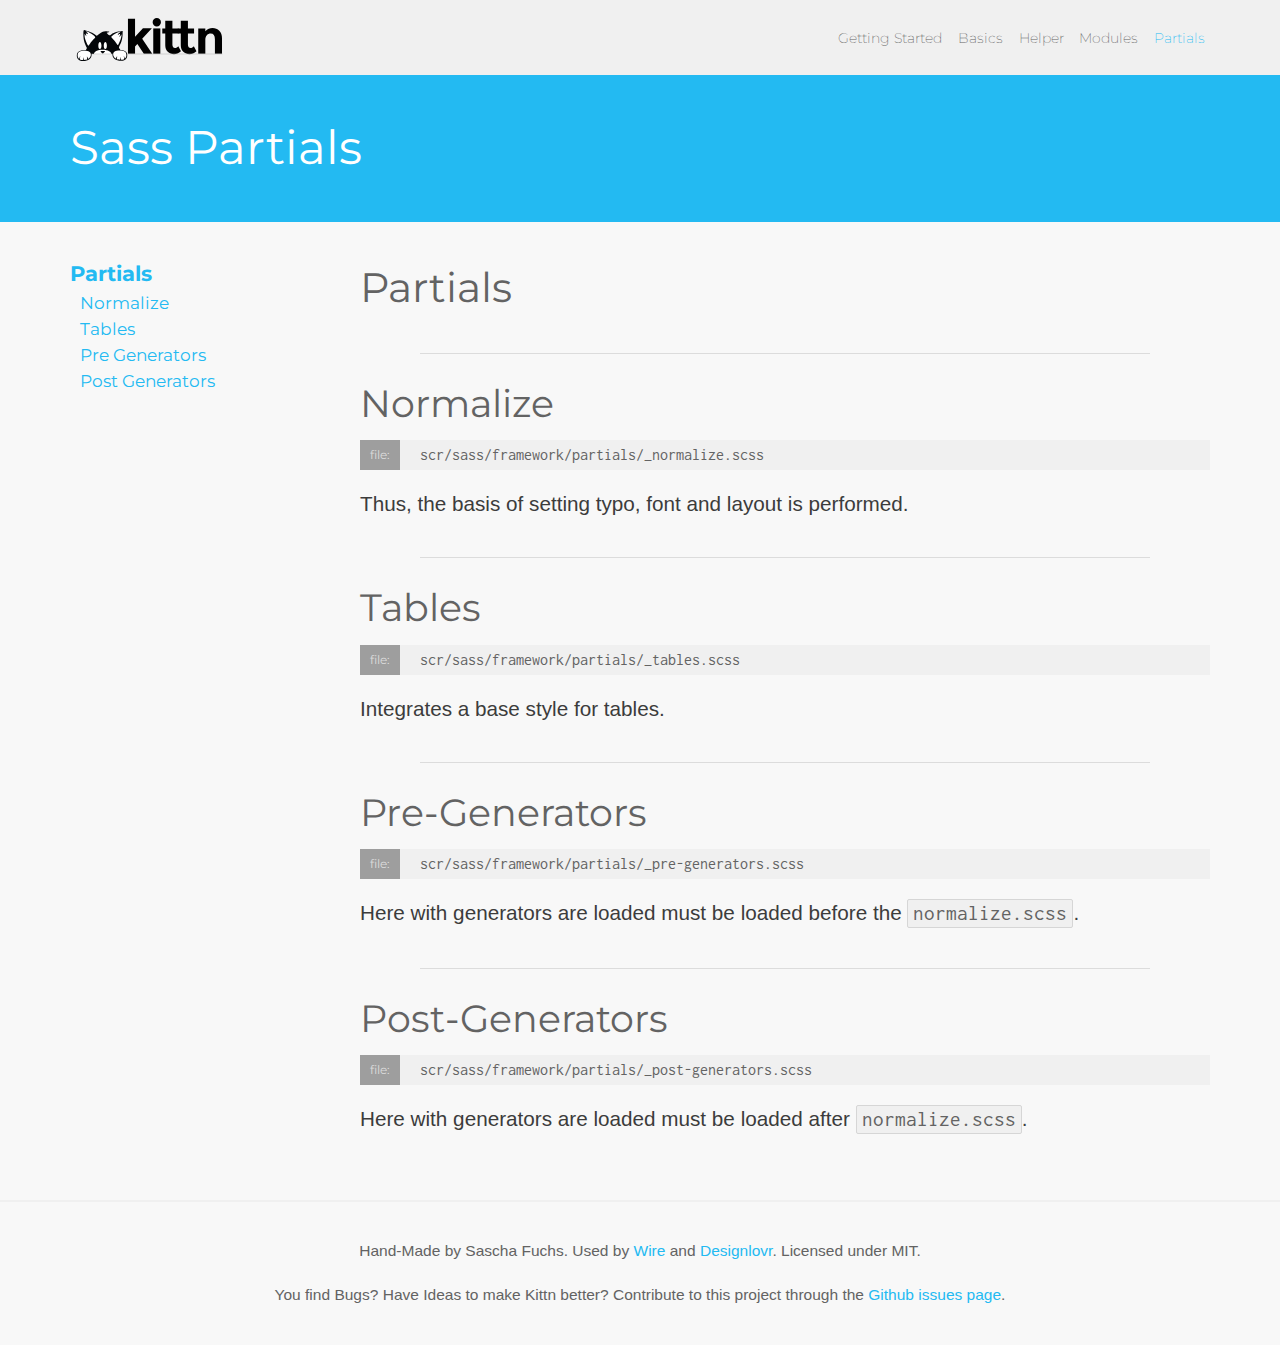
<file: sasspartials.html>
<!DOCTYPE html>
<html>

<head>
  <meta charset="utf-8">
  <title>kittndoc</title>
  <meta name="viewport" content="width=device-width,initial-scale=1">
  <meta http-equiv="X-UA-Compatible" content="IE=edge">
  <meta name="description" content="Kittn is a toolkit designed to support mainly the construction of frontends. Anyone looking for a colorful mixture of prefabricated elements, as one would expect from bootstrap and co, will not be happy with Kittn.">
  <link href="http://fonts.googleapis.com/css?family=Montserrat:400,700|Inconsolata" rel="stylesheet" type="text/css">
  <link rel="stylesheet" href="assets/css/kittn.css">
  <meta property="og:title" content="Kittn">
  <meta property="og:type" content="website">
  <meta property="og:url" content="http://kittn.de/">
  <meta property="og:image" content="http://kittn.de/assets/img/single/kittn.png">
  <meta property="og:description" content="Kittn is a toolkit designed to support mainly the construction of frontends. Anyone looking for a colorful mixture of prefabricated elements, as one would expect from bootstrap and co, will not be happy with Kittn.">
  <link rel="shortcut icon" href="assets/img/system/favicon.png">
  <link rel="icon" href="assets/img/system/favicon.png">
  <script src="assets/js/modernizr.js"></script>
</head>

<body>
  <header role="banner" class="_HEADER">
    <div class="container">
      <div class="row">
        <h1 class="logo"><a href="index.html" class="logo__inner">Kittn</a>
          </h1>
        <nav role="navigation" class="main-nav">
          <ul class="main-nav__list">
            <li class="main-nav__entry"><a href="started.html" title="Getting Started" class="main-nav__link">Getting Started</a>
            </li>
            <li class="main-nav__entry"><a href="sassbasics.html" title="Basics" class="main-nav__link">Basics</a>
            </li>
            <li class="main-nav__entry"><a href="sasshelper.html" title="Helper" class="main-nav__link">Helper</a>
            </li>
            <li class="main-nav__entry"><a href="sassmodules.html" title="Modules" class="main-nav__link">Modules</a>
            </li>
            <li class="main-nav__entry is-active"><a href="sasspartials.html" title="Partials" class="main-nav__link">Partials</a>
            </li>
          </ul>
        </nav>
      </div>
    </div>
  </header>
  <main class="_MAIN">
    <header class="main-header">
      <div class="container">
        <div class="row">
          <h1>Sass Partials</h1>
        </div>
      </div>
    </header>
    <div class="container">
      <div class="row">
        <div class="jump-nav-container">
          <div class="jump-nav">
            <ul>
              <li><a href="#partials">Partials
                    <ul>
                      <li><a href="#normalize">Normalize</a>
              </li>
              <li><a href="#tables">Tables</a>
              </li>
              <li><a href="#pregenerators">Pre Generators</a>
              </li>
              <li><a href="#normalize">Post Generators</a>
              </li>
            </ul>
            </a>
            </li>
            </ul>
          </div>
        </div>
        <article class="article">
          <h2 id="partials">Partials</h2>
          <hr>
          <h3 id="normalize">Normalize</h3>
          <div class="filebox">scr/sass/framework/partials/_normalize.scss</div>
          <p>Thus, the basis of setting typo, font and layout is performed.</p>
          <hr>
          <h3 id="tables">Tables</h3>
          <div class="filebox">scr/sass/framework/partials/_tables.scss</div>
          <p>Integrates a base style for tables.</p>
          <hr>
          <h3 id="pregenerators">Pre-Generators</h3>
          <div class="filebox">scr/sass/framework/partials/_pre-generators.scss</div>
          <p>Here with generators are loaded must be loaded before the <code>normalize.scss</code>.</p>
          <hr>
          <h3 id="postgenerators">Post-Generators</h3>
          <div class="filebox">scr/sass/framework/partials/_post-generators.scss</div>
          <p>Here with generators are loaded must be loaded after <code>normalize.scss</code>.</p>
        </article>
      </div>
    </div>
  </main>
  <footer class="_FOOTER">
    <div class="container">
      <div class="row"></div>
      <div class="row copyright">
        <p>Hand-Made by Sascha Fuchs. Used by <a href="http://wire-communication.de" target="_blank">Wire</a> and <a href="http://designlovr.net" target="_blank">Designlovr</a>. Licensed under MIT.</p>
        <p>You find Bugs? Have Ideas to make Kittn better? Contribute to this project through the <a href="https://github.com/gisu/generator-kittn/issues" target='_blank'>Github issues page</a>.</p>
      </div>
    </div>
  </footer>
  <script src="assets/js/scripts.js"></script>
  <script src="assets/js/conditionizr.js"></script>
  <script src="assets/js/app.js"></script>
  <script src="assets/js/eq.js"></script>
  <script src="assets/js/prism.js"></script>
</body>

</html>
</file>
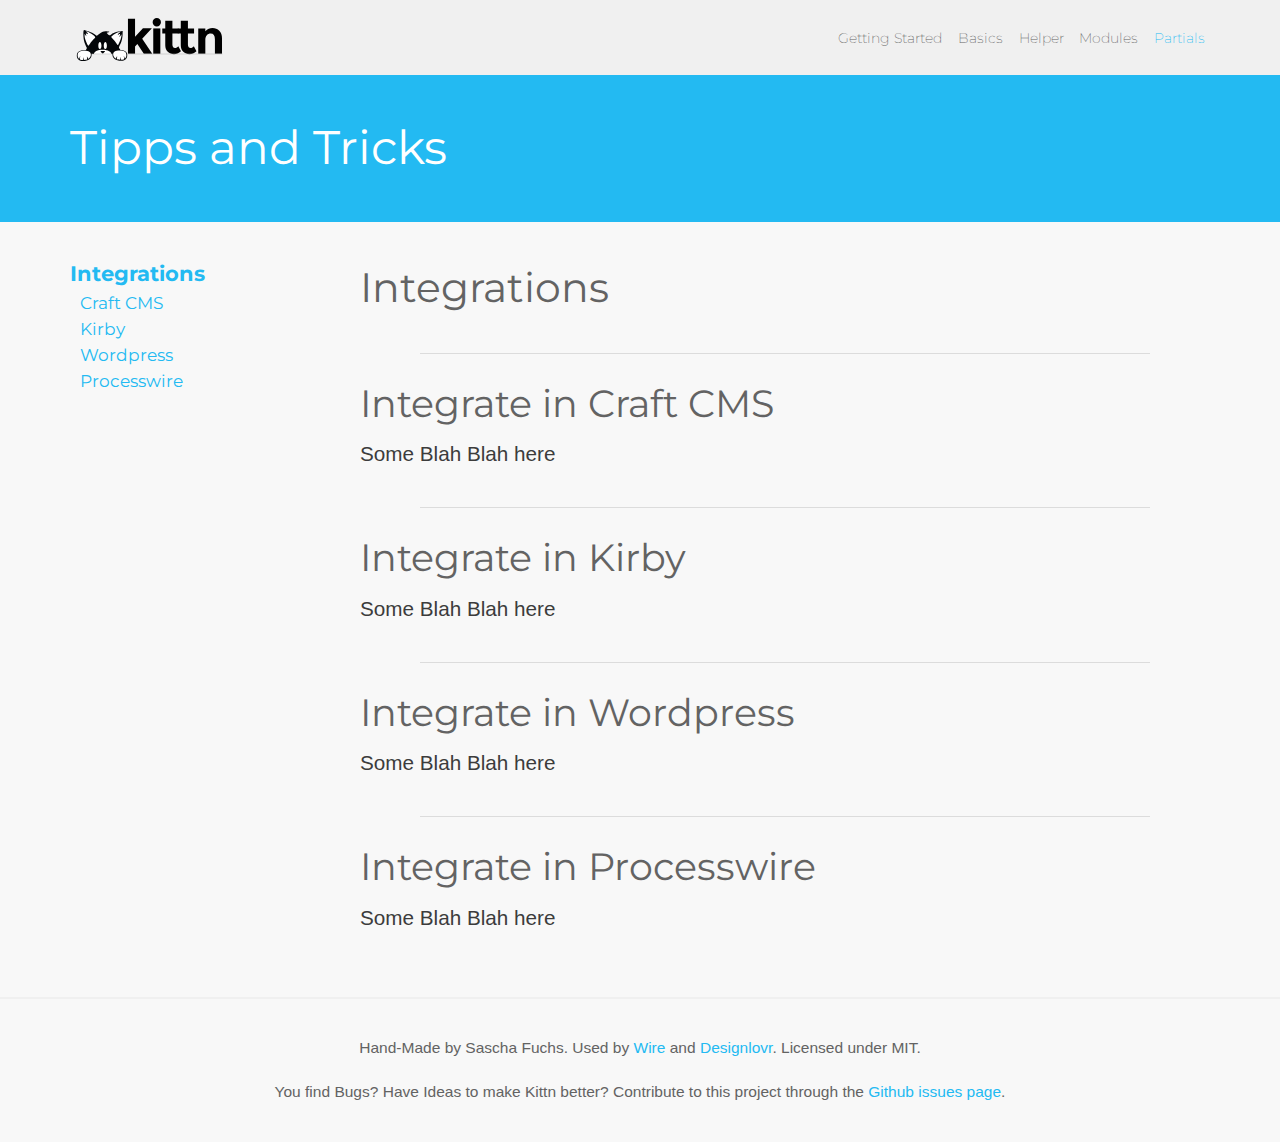
<file: tipps.html>
<!DOCTYPE html>
<html>

<head>
  <meta charset="utf-8">
  <title>kittndoc</title>
  <meta name="viewport" content="width=device-width,initial-scale=1">
  <meta http-equiv="X-UA-Compatible" content="IE=edge">
  <meta name="description" content="Kittn is a toolkit designed to support mainly the construction of frontends. Anyone looking for a colorful mixture of prefabricated elements, as one would expect from bootstrap and co, will not be happy with Kittn.">
  <link href="http://fonts.googleapis.com/css?family=Montserrat:400,700|Inconsolata" rel="stylesheet" type="text/css">
  <link rel="stylesheet" href="assets/css/kittn.css">
  <meta property="og:title" content="Kittn">
  <meta property="og:type" content="website">
  <meta property="og:url" content="http://kittn.de/">
  <meta property="og:image" content="http://kittn.de/assets/img/single/kittn.png">
  <meta property="og:description" content="Kittn is a toolkit designed to support mainly the construction of frontends. Anyone looking for a colorful mixture of prefabricated elements, as one would expect from bootstrap and co, will not be happy with Kittn.">
  <link rel="shortcut icon" href="assets/img/system/favicon.png">
  <link rel="icon" href="assets/img/system/favicon.png">
  <script src="assets/js/modernizr.js"></script>
</head>

<body>
  <header role="banner" class="_HEADER">
    <div class="container">
      <div class="row">
        <h1 class="logo"><a href="index.html" class="logo__inner">Kittn</a>
          </h1>
        <nav role="navigation" class="main-nav">
          <ul class="main-nav__list">
            <li class="main-nav__entry"><a href="started.html" title="Getting Started" class="main-nav__link">Getting Started</a>
            </li>
            <li class="main-nav__entry"><a href="sassbasics.html" title="Basics" class="main-nav__link">Basics</a>
            </li>
            <li class="main-nav__entry"><a href="sasshelper.html" title="Helper" class="main-nav__link">Helper</a>
            </li>
            <li class="main-nav__entry"><a href="sassmodules.html" title="Modules" class="main-nav__link">Modules</a>
            </li>
            <li class="main-nav__entry is-active"><a href="sasspartials.html" title="Partials" class="main-nav__link">Partials</a>
            </li>
          </ul>
        </nav>
      </div>
    </div>
  </header>
  <main class="_MAIN">
    <header class="main-header">
      <div class="container">
        <div class="row">
          <h1>Tipps and Tricks</h1>
        </div>
      </div>
    </header>
    <div class="container">
      <div class="row">
        <div class="jump-nav-container">
          <div class="jump-nav">
            <ul>
              <li><a href="#integrations">Integrations
                    <ul>
                      <li><a href="#intCraft">Craft CMS</a>
              </li>
              <li><a href="#intKriby">Kirby</a>
              </li>
              <li><a href="#intWP">Wordpress</a>
              </li>
              <li><a href="#intProcesswire">Processwire</a>
              </li>
            </ul>
            </a>
            </li>
            </ul>
          </div>
        </div>
        <article class="article">
          <h2 id="integrations">Integrations</h2>
          <hr>
          <h3 id="intCraft">Integrate in Craft CMS</h3>
          <p>Some Blah Blah here</p>
          <hr>
          <h3 id="intKriby">Integrate in Kirby</h3>
          <p>Some Blah Blah here</p>
          <hr>
          <h3 id="intWP">Integrate in Wordpress</h3>
          <p>Some Blah Blah here</p>
          <hr>
          <h3 id="intProcesswire">Integrate in Processwire</h3>
          <p>Some Blah Blah here</p>
        </article>
      </div>
    </div>
  </main>
  <footer class="_FOOTER">
    <div class="container">
      <div class="row"></div>
      <div class="row copyright">
        <p>Hand-Made by Sascha Fuchs. Used by <a href="http://wire-communication.de" target="_blank">Wire</a> and <a href="http://designlovr.net" target="_blank">Designlovr</a>. Licensed under MIT.</p>
        <p>You find Bugs? Have Ideas to make Kittn better? Contribute to this project through the <a href="https://github.com/gisu/generator-kittn/issues" target='_blank'>Github issues page</a>.</p>
      </div>
    </div>
  </footer>
  <script src="assets/js/scripts.js"></script>
  <script src="assets/js/conditionizr.js"></script>
  <script src="assets/js/app.js"></script>
  <script src="assets/js/eq.js"></script>
  <script src="assets/js/prism.js"></script>
</body>

</html>
</file>
<file: assets/css/kittn.css>
@charset "UTF-8";
/**
 * A Map for predefined Fontstacks
 *
 * @type Map
 */
/**
 * This map hold all Images files
 *
 * @type Map
 */
/**
 * This map hold all nonretina sprites
 *
 * @type Map
 */
/**
 * This map hold all retina sprites
 *
 * @type Map
 */
/**
 * All Icons from a Icon-Font are listet in this Map
 *
 * @type Map
 */
/**
 * A Map for connectable styles
 *
 * @type Map
 */
/**
 * This Map hold all defined Z Indexes
 *
 * @type Map
 */
/**
 * Checks if a Value is included
 *
 * @param  {*}  $value - Included value to check
 *
 * @returns {Bool}
 */
/**
 * Checks if Value is a map
 *
 * @param  {*}  $value - Included value to check
 *
 * @returns {Bool}
 */
/**
 * Checks if Value is a list
 *
 * @param  {*}  $value - Included value to check
 *
 * @returns {Bool}
 */
/**
 * Checks if Value is a number
 *
 * @param  {*}  $value - Included value to check
 *
 * @returns {Bool}
 */
/**
 * Checks if Value is a string
 *
 * @param  {*}  $value - Included value to check
 *
 * @returns {Bool}
 */
/**
 * Checks if Value is not a string
 *
 * @param  {*}  $value - Included value to check
 *
 * @returns {Bool}
 */
/**
 * Check if the Selector is nested
 *
 * @returns {Bool}
 */
/**
 * Check if a map has entrys
 *
 * @returns {Bool}
 */
/**
 * Function for including Font Families from the Fontstack list.
 * It is also possible to prepand own Fonts to the Stack
 *
 * @param  {*}    $family - Font-Family from the Stack
 * @param  {list} $append - The extra Fontfaces that prepanded to the stack
 *
 * @throws 'Not Availalbe' when the Font is not in the stack
 */
/**
 * Include Font-Familys based on the FontStack
 *
 * @param {string} $family - Font-Family from the Stack
 * @param {list}   $append - The extra Fontfaces that prepanded to the stack
 */
/**
 * Generate the Font-Face
 *
 * @param {string}  $filename            - The Filename of the Fontname
 * @param {string}  $fontname            - The Desired Fontname
 * @param {string}  $fontweight (normal) - Fontweight
 * @param {string}  $fontstyle (normal)  - Fontstyle
 * @param {bool}    $svgoption (true)    - Activate the addition route to the SVG Font
 */
/**
 * Include all Font Faces from the Font Face Map
 * Will be activated with Internal Functions
 *
 * @access private
 */
/**
 * Strip Units from Values
 *
 * @param  {Number}  $number - Value
 *
 * @returns {Number}       - Unitless Value
 */
/**
 * Add the Default Unit on unitless Values
 *
 * @param  {Number}  $value - Value
 *
 * @returns {Number}
 */
/**
 * Shorthand for the CSS3 Calc function
 *
 * @param  {*}  $property   - Property that calculated
 * @param  {*}  $expression - Formula
 */
/**
 * Clamp a Number between a min and max values,
 * Perfect for percentage
 *
 * @param  {Number}  $value - The Value that need to be clamped
 * @param  {Number}  $min   - The posible minimal value
 * @param  {Number}  $max   - The possible max Value
 *
 * @returns {Number}        - Clamped Value
 */
/**
 * Pick the Color Values from the Color Map
 *
 * @param  {*}  $target - Desired color
 * @param  {*}  $map    - Color Map
 *
 * @returns {Color}
 *
 * @throws Color is not included in the map
 */
/**
 * Tint up the Color - normally mix with white
 *
 * @param  {Color}   $color             - The Color value
 * @param  {Number}  $amount            - The Mix Value
 * @param  {color}   $tint-color (#fff) - Color for Tint
 *
 * @returns {Color}
 */
/**
 * Shade down the Color - normally mix with black
 *
 * @param  {Color}  $color              - The Color value
 * @param  {Number} $amount             - The Mix Value
 * @param  {Color}  $shade-color (#000) - Color for Tint
 *
 * @returns {Color}
 */
/**
 * Multiply the Spacing Value to generate Spacings
 *
 * @param  {Number}  $lines - Multiplicator for Spacing
 * @param  {Bool}    $hard (false) - For including an !important
 * @param  {Number}  $size ($kittn-global-spacing) - Connection to the Base Spacing
 *
 * @returns {Value}
 */
/**
 * Multiply the Spacing Value to generate Spacings
 * Calculates Spacings in a other Way - needed for map values
 *
 * @param  {Number}  $lines - Multiplicator for Spacing
 * @param  {Bool}    $imp (false) - For including an !important
 * @param  {*}       $u (false) - Unit
 * @param  {Number}  $size ($kittn-global-spacing) - Connection to the Base Spacing
 *
 * @returns {Value}
 */
/**
 * Build a BEM Element
 *
 * @param  {string}  $name - The selector name
 */
/**
 * Build a BEM Modifier, with extend functionality
 *
 * @param  {*}      $name           - The selector name
 * @param  {bool}   $extend (false) - If the Modifier need to be extended with parent
 */
/**
 * Setup the Root Element for the following chained Modifers
 *
 * @param  {*}  $name - The selector name
 *
 * @example
 *  .test {
 *    @include chainroot {
 *     content: hello;
 *    }
 *  }
 *
 */
/**
 * Chain the Modifiers
 *
 * @param  {string} $name - The selector name, only the name
 *
 * @example
 *  .test {
 *    @include chainroot {
 *      font-size: 20px;
 *      line-height: 24px;
 *      @include chain('wider') {
 *        width: 300px;
 *      }
 *    }
 *  }
 */
/**
 * Global spacing unit, used for Spacer and Lines Mixins.
 *
 * @type Number
 */
/**
 * Default unit for unitless values.
 *
 * @type Number
 */
/**
 * BEM Prefixes for Elements and Modifiers
 *
 * @type Map
 */
/**
 * Kittn Directory Organisation
 *
 * @type Map
 */
/**
 * Activate Base Features

   - 'debugging' {Bool} - Activate the CSS Debugging Features
   - 'box-sizing' {Bool} - Activate the new old Box Model ;P
   - 'baseline' {Bool} - Activate Baseline Features
   - 'hyphens' {Bool} - All Words would be breaked with Hyphens
   - 'viewport-fix' {Bool} - Activate Viewport-Fixes for Windows Mobile 8
   - 'mobile-first' {Bool} - Grid and Breakpoints oriented from Smallest to Biggest Size
   - 'ie8-fallback' {Bool} - Integrate some IE8 Fallbacks

 *
 * @type Map
 */
/**
 * Sprite Configuration

   - 'name' {*|Bool} - Sprite Name
   - 'retina-capable' {Bool} - Integrate an additional Retina Sprite
 *
 * @type Map
 */
/**
 * Iconfont Configuration

   - 'name' {*|Bool} - Iconfont Name
   - 'prefix' {*} - Icon Prefix
 *
 * @type Map
 */
/**
 * Map off all Breakpoints and Behaviors

   - 'Name' {*} - Breakpoint Name
     - 'size' {Number} - The width that activate the Trigger
     - 'visibility' {Bool} - Set it on true to activate the visibility classes
     - 'step' {Bool} - Set the threshold for the grid-stepper mixin
     - 'fontsize' {bool|number} - Rewrite the Basefontsize for this breakpoint
 *
 * @type Map
 */
/**
 * Setup the Base Grid

   - 'activate' {Bool} - Activates the Generator
   - 'silent' {Book} - Generated classes are silent [%]
   - 'container-name' {*} - Name of the container class
   - 'row-name' {*} - Name of the row class
   - 'colum-name' {*} - Name of the colums
   - 'size-name' {*} - Name of the size classes [prefix]
   - 'offset-name' {*} - Name of the offset classes [prefix]
   - 'pushpull-name' {*} - Name of the pushpull classes [prefix]
   - 'breakpoint' {*} - This breakpoint will modifiy the grid [$kittn-breakpoint-map]
   - 'colums' {Number} - Maximum colums
   - 'spacing' {Number} - Padding of the colums
   - 'layouttype' {*} - `inline`, `table`, `flex`, `block`
   - 'valign' {*} - `top`, `bottom`, `baseline`, `middle`
   - 'container-adaptive' {Bool} - adaptive or fluid
   - 'container-width' {List} - Main Width off the Grid
   - 'container-position' {*} - `center`, `left`, `right`
   - 'container-offset' {Number} - The Size of the Outer Gutter
   - 'container-ie8-style' {Bool|Number} - When is set on 'true' IE8 get a static Container
   - 'colum-extras' {Bool} - Want to include the additional colum classes
   - 'size-extend' {Bool|*} - Size classes can be extended with other classes
   - 'size-select' {Bool|List} - You can select the size classes
   - 'offset-activate' {Bool} - Activate the offset classes
   - 'pushpull-activate' {Bool} - Activate the push&pull classes
 *
 * @type Map
 */
/**
 * Load and integrate all FontFaces.

   - 'fontname' {*}
     - 'filename' {Bool|*} - Filename, when 'false' the Fontname will be used
     - 'weight' {*} - The associated Fontweight
     - 'style' {*} - The associated Font Style
     - 'svgoption' {Bool} - Activate the addition route to the SVG Font
 *
 * @type Map
 */
/**
 * Base Typo Setup

   - 'unit' {*} - 'px' or 'rem'
   - 'base-scale' {Number} - Fontsize on &lt;html&gt;
   - 'base-size' {Number} - Base Fontsize in Px
   - 'line-height' {Number} - Base Line-Height
 *
 * @type Map
 */
/**
 * Activates the Responsive Fontsize Generator
 *
 * @type Bool | Number
 */
/**
 * Default Margin for Typographic Elements (set on '0' when not needed)

   - 'top' {Number} - Top Margin Size
   - 'botton' {Number} - Bottom Margin Size
 *
 * @type Map
 */
/**
 * Base Typo and Font Styling
 *
 * @type Map
 */
/**
 * Base Typo Sizes
 *
 * @type Map
 */
/**
 * Global Heading Stylings

   - 'lineheight' {Bool|*} - 'false' or 'd' (for line-height:1) or a unitless number
   - 'marginbottom' {Bool|Number} - 'false' or 'number'
   - 'fontweight' {Bool|*} - 'false' or 'number'
 *
 * @type Map
 */
/**
 * All possible Typostyles in a Map.

   - 'Stylename' {*} - Fontstyle Name
    - 'font-size' {Number}
    - 'line-height' {*|bool| Number} - `d`: line-height = 1, `c`: sass calculated, `number`
    - 'margin-bottom' {*|Number} - 'number'
    - 'font-weight' {*|Number} - 'number'
    - 'tag' {Bool} - On `true` it generates also tags, with 'false' only classes
    - 'extend' {*} - When you want to Extend the Style you can enter here the Extend Classname like `%myclass`
 *
 * @type Map
 */
/**
 * Generate all Fontstyles with classes
 *
 * @type Bool
 */
/**
 * Color Definition Map. This is a collection from all used Colors. Use only use HEX Colors, when you enter a Opacity Value (between 0 to 1), Sass convert it to RGBA with a Fallback for old Browsers.

   - 'Colorname' {*} - Name for the Colorstyle, quoted
    - 'color' {Color} - Color
    - 'opacity' {Bool|Number} - Opacity Value
    - 'type' {*} - 'bc': background & textcolor, 'c': textcolor, 'b': background-color
 *
 * @type Map
 */
/**
 * Generate the Color Classes from the Color Array

   - 'generate' {Bool} - Activate the Generator
   - 'type' {*} - 'class' or 'silent'
 *
 * @type Map
 */
/**
 * Route the Colors to the Elements
 *
 * @type Map
 */
/**
 * Hairline Styling

   - 'height' {Number}
   - 'style' {*} - Line Styles
   - 'color' {Color}
 *
 * @type Map
 */
/**
 * Table Styling
 *
 * @type Map
 */
/**
 * Button Map
 * You can add more than one button, any attribute is optional

   - {*} buttonname - Name of the Button
     - global
       - {Color|Bool} color - Text Color
       - {Color|Bool} background - Background Color
       - {*|Bool} display (inline-block) - Display Type
       - {Number|Bool} width - Width of the button
       - {Number|Bool} fontsize - Text Fontsize
       - {Number|Bool} lineheight - Text Lineheight
       - {Number|Bool} height - Button height
       - {*|Bool} align (center) - Text Align
       - {Number|Bool} padding-v - Side Padding
       - {Number|Bool} padding-h - Horizontal Padding
       - {*|Bool} weight - Font Weight
       - {*|Bool} style - Font style
       - {*|Bool} family - Font Family
       - {*|Bool} transition - State transition
       - {*|Bool} shadow - Box Shadow
       - {*|Bool} border - Border Style
       - {Number|Bool} radius - Border Radius

       - {Bool} iconized - Activate Icons
       - {Number} icon - Iconcode
       - {*} icon-pos - Icon Position 'left' or 'right'
       - {Number} icon-space - Extra Spacing for Icon
       - {Number} icon-size - Icon Size
       - {Number} icon-lineheight - Icon Lineheight
       - {*} icon-offset-h - Horizontal Offset
       - {*} icon-offset-v - Vertical Offset
       - {Color} icon-color - Icon Color
     - hover
       - {Color|Bool} color - Text Color
       - {Color|Bool} background - Background Color
       - {*|Bool} weight - Font Weight
       - {*|Bool} shadow - Box Shadow
       - {*|Bool} border - Border Style
       - {Color} icon-color - Icon Color
     - active - Active State style (optional)
       - {Color|Bool} color - Text Color
       - {Color|Bool} background - Background Color
       - {*|Bool} weight - Font Weight
       - {*|Bool} shadow - Box Shadow
       - {*|Bool} border - Border Style
       - {Color} icon-color - Icon Color
 *
 * @type Map
 */
/**
 * Define the Style how the Buttons are generated
 *
 * @type * - 'silent' or 'class'
 */
/**
 * Micro Clearfix without IE7 the fix is smarter
 */
/**
 * Shorthand for centering Elements
 */
/**
 * Compatible Mixin for Word-Wrap
 */
/**
 * Mixin for truncating Text
 */
/**
 * Vertical Center Elements
 */
/**
 * Method for Text Replacement
 */
/**
 * Text Replacement Method from HTML5 Boilerplate
 */
/**
 * Text Replacement without 'overflow:hidden'
 */
/**
 * Helper to prevent collapsing Margins
 */
/**
 * Activate the Hardware Acceleration on Webkit Browsers
 */
/**
 * Activate Antialias on Webkit Browsers
 */
/**
 * REM Calculator
 *
 * @param  {Number}  $px   - The Size in PX
 * @param  {Number}  $base - The Base for the calculation
 *
 * @return {Number}  Return the size in rem
 */
/**
 * Recalculate the heightvalues to rem
 *
 * @param   {*}       $arg   - Attribute
 * @param   {Number}  $size  - Value
 */
/**
 * Recalculate the heightvalues to px
 *
 * @param   {*}       $arg   - Attribute
 * @param   {Number}  $size  - Value
 */
/**
 * Calculate the heightvalues
 *
 * @param  {*}       $arg      - Attribute
 * @param  {Number}  $size     - Size
 * @param  {Bool}    $baseline - When 'true', the Value follow the Baselinerule
 */
/**
 * Calculate the Lineheight from PX to REM, provides a px Fallback
 *
 * @param  {Number}  $size     - Size
 * @param  {Bool}    $baseline - When 'true', the Value follow the Baselinerule
 */
/**
 * Calculate the Margin Bottom from PX to REM, provides a px Fallback
 *
 * @param  {Number}  $size     - Size
 * @param  {Bool}    $baseline - When 'true', the Value follow the Baselinerule
 */
/**
 * Calculate the Margin Top from PX to REM, provides a px Fallback
 *
 * @param  {Number}  $size     - Size
 * @param  {Bool}    $baseline - When 'true', the Value follow the Baselinerule
 */
/**
 * Calculate the Margin Left from PX to REM, provides a px Fallback
 *
 * @param  {Number}  $size     - Size
 * @param  {Bool}    $baseline - When 'true', the Value follow the Baselinerule
 */
/**
 * Calculate the Margin Right from PX to REM, provides a px Fallback
 *
 * @param  {Number}  $size     - Size
 * @param  {Bool}    $baseline - When 'true', the Value follow the Baselinerule
 */
/**
 * Calculate the Padding Top from PX to REM, provides a px Fallback
 *
 * @param  {Number}  $size     - Size
 * @param  {Bool}    $baseline - When 'true', the Value follow the Baselinerule
 */
/**
 * Calculate the Padding Bottom from PX to REM, provides a px Fallback
 *
 * @param  {Number}  $size     - Size
 * @param  {Bool}    $baseline - When 'true', the Value follow the Baselinerule
 */
/**
 * Calculate the Padding Left from PX to REM, provides a px Fallback
 *
 * @param  {Number}  $size     - Size
 * @param  {Bool}    $baseline - When 'true', the Value follow the Baselinerule
 */
/**
 * Calculate the Padding Right from PX to REM, provides a px Fallback
 *
 * @param  {Number}  $size     - Size
 * @param  {Bool}    $baseline - When 'true', the Value follow the Baselinerule
 */
/**
 * Calculate the Height from PX to REM, provides a px Fallback
 *
 * @param  {Number}  $size     - Size
 * @param  {Bool}    $baseline - When 'true', the Value follow the Baselinerule
 */
/**
 * Caluclate the Font Size in PX to REM with Fallback
 *
 * @param  {Number}  $size - Font Size
 */
/**
 * Calculate Fontsize and Lineheight
 *
 * @param   {Number}       $fontsize   - Font Size
 * @param   {Bool|Number}  $lineheight (false) - Lineheight for the Font - can be false than used the factor
 * @param   {Number}       $factor (1.2)    - The Calculationfactor
 */
/**
 * Walks trough the Typo Map and get the Values
 *
 * @param   {*} $entry     - Key
 * @param   {*} $attribute - Attribute to get
 *
 * @returns {*}
 */
/**
 * Generate the Typo based on the Typo-Map
 */
/**
 * Generate Responsive Fonts, based on the Breakpoint Map
 *
 * @param {number} $base - The Base Font Size in percent
 */
/**
 * Include a Fontsize from the Fontstyle Map
 *
 * @param   {*} $entry     - Key
 */
/**
 * Connect a Element with a established Typostyle
 *
 * @param {*} $entry - Key
 */
/**
 * For include Element Dimensions in Width, Height and Lineheight. When '$size' have only one Value will height and width the same (square)
 *
 * @param  {List}  $size - Width and or Height
 * @param  {Bool}  $lineheight (false) - On 'true' lineheight will be set to the same $size, otherwise use a Number
 */
/**
 * Mixin to Insert Height and Lineheight on a Simple Way
 *
 * @param  {Number}  $height - Heightvalue
 * @param  {Number}  $factor - The multiply factor
 */
/**
 * Mixin to Insert Height and Lineheight on a Simple Way
 *
 * @param  {Number}  $size - Fontsize
 * @param  {Number}  $factor - The multiply factor
 */
/**
 * Center and Middle a Element in a box
 *
 * @param  {number}  $size - Width and or Height
 */
/**
 * Build a perfect Circle
 *
 * @param  {value}  $size - The Size of the Circle
 */
/**
 * A Floating Grid System
 *
 * @param  {list}    $ratio (1)        - The Ratio between width and height
 * @param  {string}  $selector (false) - Target selector
 */
/**
 * Remove Ratio Values
 *
 * @param  {string}  $selector (false) - Target selector
 */
/**
 * Span a Element in the Height and Width absolute positioned
 */
/**
 * Put Text Elements in the Middle
 */
/**
 * Get the Named Z-Index from the z-map
 *
 * @param   {*}   $layer - The layer to use
 * @param   {Map} $z-layers ($kittn-zlayer-map) - Connection through Z-Map
 *
 * @returns {Number}
 */
/**
 * Get the associated Z-Index from the Map,
 * build the Z-Index
 *
 * @param  {*}       $layer - The layer to use
 * @param  {number}  $offset - Add or substract an offset
 */
/**
 * Gives a Layer a new Z-Index
 *
 * @param  {number}   $index    - Z-index
 * @param  {number}   $offset   - Offset
 * @param  {string}   $position - Position. Values: 'bool', 'r' relative, 'a' absolute, 'f' fixed
 */
/**
 * Set the Position for the Position Mixins
 *
 * @access private
 *
 * @param {list} $position - Position Values. one value = top, two values = top left, four values = top right bottom left. For Zero Position (0) set the value to 'z'
 */
/**
 * Shorthand for Relative positioning
 *
 * @param {list} $position - Position Values. one value = top, two values = top left, four values = top right bottom left. For Zero Position (0) set the value to 'z'
 */
/**
 * Shorthand for Absolute positioning
 *
 * @param {list} $position - Position Values. one value = top, two values = top left, four values = top right bottom left. For Zero Position (0) set the value to 'z'
 */
/**
 * Shorthand for Fixed positioning
 *
 * @param {List} $position - Position Values. one value = top, two values = top left, four values = top right bottom left. For Zero Position (0) set the value to 'z'
 */
/**
 * Shorthand for Static positioning reset all position values
 */
/**
 * Setup a Bar Element
 *
 * @param  {*}  $variant  - 'f' for fixed, 'a' for absolute
 * @param  {*}  $position - 't' Top, 'b' Bottom, 'l' Left, 'r' Right
 * @param  {*}  $z-index (9999)  - The Z-Index
 */
/**
 * Define a Top Bar at the Top of the Viewport
 *
 * @param {value}  $z       - The Z-Index
 * @param {*}      $variant - 'f' for fixed, 'a' for absolute
 */
/**
 * Define a Bottom Bar at the Bottom of the Viewport
 *
 * @param {value}  $z       - The Z-Index
 * @param {*}      $variant - 'f' for fixed, 'a' for absolute
 */
/**
 * Transform named Positions to number
 *
 * @access private
 *
 * @param  {*}  $pos - Position Value. Values: `left`, `center`, `right`, `top`, `middle`, `bottom`, `number`, `bool`
 * @param  {*}  $axis - The Position Axis. Values: `vert`, `horz`
 */
/**
 * Move the Pivot Point from a Element, based on 2D CSS Transform
 *
 * @param {*} $vert (middle) - Vertical Position from the Pivot Point. Values: 'top' ,'middle' ,'bottom' ,'number' ,'bool'
 * @param {*} $horz (false)  - Horizontal Position from the Pivot Point. Values: 'left', 'center', 'right', 'number', 'bool'
 */
/**
 * Move an Element
 *
 * @param {Number} $vert - Vertical Position
 * @param {Number} $horz - Horizontal Position
 */
/**
 * Center a absolute positioned Element in the middle
 */
/**
 * Middle Elements
 */
/**
 * Moving an absolute position element in the Center - optional in the Middle (with Height)
 *
 * @param  {List}  $element - Width and the Height of the Element
 */
/**
 * Overlapps a Element over the Side Padding
 *
 * @param  {list}  $size - The Sidevalues, one value can be used for two sides, two values first for left second for right
 */
/**
 * Calculate the Size in Percent
 *
 * @param  {Number}  $colums         - Colums
 * @param  {Number}  $maxColums (12) - Max Colums
 *
 * @returns {Number}                 - Percentage Value
 */
/**
 * Setup the Grid Size in Steps based on the Breakpoints
 *
 * @access private
 */
/**
 * Generate the Page Container, Size and Float Direction
 *
 * @param  {Map}  $container - Setup Vars
 *                            :width [list]
 *                              => The Max and Min Width of the container.
 *                              => One Value only the Container is static
 *                            :pos [value]
 *                              => (values: center | left | right) The Position of the Container,
 *                              => default is centered container
 *                            :gutter [number]
 *                              => The Size of the Outer Gutter - only active with $pos left or right
 *                            :spacing [number]
 *                              => Side Padding of the Container
 *                            :static-ie [boolean]
 *                              => When is set on 'true' IE8 get a static Container
 */
/**
 * Build the outer Container that hold the Grid-Columns
 *
 * @param  {Map}  $row - Setup Vars
 *                      :spacing [number]
 *                        => To reset the margin off a nested rows.
 *                        => Set it to the Colum Guttersize.
 *                      :layout [value]
 *                        => The type from the Layout
 *                        => values: inline | table | flex | block (default)
 *                      :valign [string]
 *                        => Vertical Align
 *                        => values: top (default), bottom, baseline, middle
 *                      :align [value]
 *                        => Horizontal align
 *                        => values: justify | center | right | left (default)
 */
/**
 * Build the Base Style for all Colums. Include the Mixin in your Colum Class
 *
 * @param  {Map}  $colums - Setup Vars
 *                         :spacing [number]
 *                           => The Sidespacing off every Colum
 *                         :layout [value]
 *                           => The type from the Layout
 *                           => values: inline | table | flex | block (default)
 *                         :extras [boolean]
 *                           => For include additional classes for the colums
 *                         :valign [string]
 *                           => Vertical Align
 *                           => values: top (default), bottom, baseline, middle
 *                         :align [value]
 *                           => Horizontal align
 *                           => values: justify | center | right | left (default)
 */
/**
 * Generate a Grid Colum Size
 *
 * @param  {Map}  $grid - Setup Vars
 *                       :size [number]
 *                         => The targeted Columsize
 *                       :max [number]
 *                         => The Max available columssizes. Default are 12 Colums per row
 *                       :flex [boolean]
 *                         => Flexbox Option - when active it uses only the $size
 */
/**
 * Generate a Pixel Based Grid Colums
 *
 * @param  {Map}  $grid - Setup Vars
 *                       :size [number]
 *                         => The targeted Columsize
 *                       :max [number]
 *                         => The Max available columssizes. Default are 12 Colums per row
 *                       :margin [number]
 *                         => Margin on the left and right side
 *                       :space [number]
 *                         => Max Width in Px from the outer Container
 */
/**
 * Generate all Colum Sizes, it can be also preselected
 *
 * @param  {map}  $generator - Setup Vars
 *                            :colums [number]
 *                              => Maximum Colums
 *                            :select [boolean|list]
 *                              => Include a List with the Sizes that you want.
 *                              => Duplicate will be removed
 *                            :name [boolean|string]
 *                              => Classname when the Mixin is not nested in a class.
 *                            :extend [boolean|string]
 *                              => Connect the generated classes with a other class.
 */
/**
 * Scales down a used Grid
 *
 * @param  {map}  $devide - Setup Vars
 *                         :colums [number]
 *                           => Maximum Colums
 *                         :name [boolean|string]
 *                           => Classname when the Mixin is not nested in a class.
 *                         :devide [number]
 *                           => Devide the Grid and rearange the sizes
 */
/**
 * Generate the Offset Width for a Colum
 *
 * @param  {map}  $offset - Setup Vars
 *                         :size [number]
 *                           => The required colum size
 *                         :max [number]
 *                           => Max Colums
 *                         :direction [value]
 *                           => The Direction off the Offset (default: left)
 */
/**
 * Generate a set off Offsets (left and right)
 *
 * @param  {map}  $offset - Setup Vars
 *                         :max [number]
 *                           => The Maximum Colums (default: 12)
 *                         :name [bool|string]
 *                           => You can include a classname (non nested mixin), default name is '.offset',
 *                           => Otherwise set it to 'false', the parent Classname will be used as base name
 */
/**
 * Move a Colum with Position:Relative to left or right -
 * Elements can move out off the container or it change the order
 *
 * @param  {map}  $pushpull - Setup Vars
 *                           :size [number]
 *                             => The required colum size
 *                           :max [number]
 *                             => Max Colums
 *                           :direction [value]
 *                             => The Direction off the Offset (default: push)
 *                             => values: push | pull
 *                           :extend [bool]
 *                             => With 'true' the class will connected with a other class.
 */
/**
 * Generate the Push&Pull Classes
 *
 * @param  {map}  $pushpull - Setup Vars
 *                           :max [number]
 *                             => The Maximum Colums (default: 12)
 *                           :name [bool|string]
 *                             => You can include a classname (non nested mixin), default name is '.move',
 *                             => Otherwise set it to 'false', the parent Classname will be used as base name
 *                           :extend [bool]
 *                             => With 'true' the class will connected with a other class.
 */
/**
 * Normalize all Grid Classes
 *
 * @param  {map}  $normalize - Setup Vars
 *                            :name [string]
 *                              => Desired Name off the Selector that need to remodified
 *                            :option [value]
 *                              => The style Type
 *                              => values: blockgrid (default), inlinetable, offset, pushpull
 *                            :important [bool]
 *                              => Add an Important to the Attribute
 */
/**
 * Private Mixin for build easy margin and paddings
 *
 * @access private
 *
 * @param {map}  $options - Settings
 *                          :value {Bool|List} (false) - It generate all four sides, with different length of values.
 *                          :type {*} (padding) - Margin or Padding Type
 *                          :important {Bool} (false) - When the Values need hard overwritten. Otherwise set it to 'false', the parent Classname will be used as base name
 *
 * @example
 *   .box {
 *     @include _margin-padding((
 *       value: 10 20em
 *     ));
 *   }
 */
/**
 * Generate Paddings for all four sides off a box.
 *
 * @param {map}  $options - Settings
 *                          :value {Bool|List} (false) - It generate all four sides, with different length of values.
 *                          :important {Bool} (false) - When the Values need hard overwritten. Otherwise set it to 'false', the parent Classname will be used as base name
 *
 * @example
 *   .box {
 *     @include padding(10 30 4rem 5%);
 *   }
 */
/**
 * Generate Margins for all four sides off a box.
 *
 * @param {map}  $options - Settings
 *                          :value {Bool|List} (false) - It generate all four sides, with different length of values.
 *                          :important {Bool} (false) - When the Values need hard overwritten. Otherwise set it to 'false', the parent Classname will be used as base name
 *
 * @example
 *   .box {
 *     @include margin(10 30 4rem 5%);
 *   }
 */
/**
 * Generate Spacing based on the Global Spacing
 *
 * @param {List}    $options           - Spacing Type
 *                                       values: w = width, h = height, lh = line-height, pt = padding-top
 *                                       pb = padding-bottom, pl = padding-left, pr = padding-right
 *                                       mt = margin-top, mb = margin-bottom, ml = margin-left
 *                                       mr = margin-right, mv = margin-vertical, mh = margin-horizontal,
 *                                       pv = padding-vertical, ph = padding-horizontal
 * @param {Number}  $lines (1)         - Spacing Multiplicator
 * @param {Bool}    $important (false) - Overwrite Values with !important
 * @param {Number}  $size ($kittn-global-spacing)   - Global Size Value
 */
/**
 * Reset Spacing
 *
 * @param {List}    $options           - Spacing Type
 *                                       values: w = width, h = height, lh = line-height, pt = padding-top
 *                                       pb = padding-bottom, pl = padding-left, pr = padding-right
 *                                       mt = margin-top, mb = margin-bottom, ml = margin-left
 *                                       mr = margin-right, mv = margin-vertical, mh = margin-horizontal,
 *                                       pv = padding-vertical, ph = padding-horizontal
 * @param {Bool}    $important (false) - Overwrite Values with !important
 */
/**
 * Get the Icon from the Map
 *
 * @param  {*}  $name - Key to the Map Entry
 *
 * @returns {*}
 */
/**
 * Build the Base Attributes for all Font Icons
 *
 * @access private
 *
 * @param  {*}  $iconFontName - Name off the Icon Font
 */
/**
 * Build the Base Icon Font Behavior
 *
 * @param  {*}  $iconFontName - Name off the Icon Font
 */
/**
 * Generate the Icon Classes
 *
 * @param {Map}  $kittn-font-icons - Icon Font Map
 */
/**
 * Insert the Icon Value as Content
 *
 * @param  {*}   $name    - Key to the Map Entry
 * @param  {Map} $options - Setup
 *                          :extend (false)
 *                           - When the Icon need Extend with a Class
 *                          :font (false)
 *                           - When the Icon need the Iconfont Attributes
 *                             Needed when sitting in a Media Query
 */
/**
 * Extend a Class with a Icon Font Class
 *
 * @param  {*}  $name - Name off the Icon (from the Map)
 */
/**
 * Write the dimension off a Image in the CSS
 *
 * @access private
 *
 * @param  {*}  $width   - The Width of the Image
 * @param  {*}  $height  - The Height of the Image
 * @param  {*}  $option  - both = height & width | width = width | height = height
 */
/**
 * Including Single Images from the Single Directory as Background Image.
 *
 * @param  {*}    $image       - Name of the Image
 * @param  {*}    $dimensions  - 'both' = height & width | 'width' = width | 'height' = height
 * @param  {*}    $pos         - The Image Position - can be 'false'
 * @param  {Bool} $retina      - With set on 'true' the retina fallback will be included
 */
/**
 * Include the SVG Background Image with a PNG Fallback.
 *
 * @param  {*}    $image       - Name of the Image - the SVG File must be in the Same directory
 * @param  {*}    $dimensions  - 'both' = height & width | 'width' = width | 'height' = height
 * @param  {List} $pos         - The Image Position - can be 'false'
 */
/**
 * Including Textures Images from the textures Directory as Background Image.
 *
 * @param  {*}     $image  - Name of the Image
 * @param  {*}     $repeat - How the Image would be repeated. 'x' = repeat-x | 'y' = repeat-y
 * @param  {List}  $pos    - The Image Position - can be 'false'
 * @param  {Bool}  $retina - With set on 'true' the retina fallback will be included
 */
/**
 * Include a SVG Background Image - without a PNG Fallback Image
 *
 * @param  {*}     $image       - The Name of the SVG Image
 * @param  {List}  $dimensions  - The Dimensions of the Image Container - can be 100%
 * @param  {List}  $pos         - Native CSS Image Positions
 * @param  {Bool}  $repeat      - Image Repeat - native CSS Declaration
 */
/**
 * Generate the Sprite Container - retina and nonRetina
 *
 * @param  {*}  $spritename - The Master Sprite name
 */
/**
 * Include the targeted Sprite from a Spritemap
 *
 * @param  {*}       $name       - Name of the Sprite
 * @param  {Bool}    $retina     - With set on 'true' the retina fallback will be included
 * @param  {*}       $dimensions - 'both' = height & width | 'width' = width | 'height' = height
 * @param  {Number}  $offset-x   - Offset the Background Position on the x axis
 * @param  {Number}  $offset-y   - Offset the Background Position on the y axis
 * @param  {*}       $display    - The display mode
 */
/**
 * Tint up the Color - normally mix with white
 *
 * @param  {Color}   $color             - The Color value
 * @param  {Number}  $amount            - The Mix Value
 * @param  {color}   $tint-color (#fff) - Color for Tint
 *
 * @returns {Color}
 */
/**
 * Shade down the Color - normally mix with black
 *
 * @param  {Color}  $color              - The Color value
 * @param  {Number} $amount             - The Mix Value
 * @param  {Color}  $shade-color (#000) - Color for Tint
 *
 * @returns {Color}
 */
/**
 * Calculate the Luma Value from a Color
 *
 * @param  {Color}  $color - Color Value
 *
 * @returns {Number}
 */
/**
 * Check if Color1 is greater than Color2, return true
 *
 * @param  {Color}  $color1 - Color Value
 * @param  {Color}  $color2 - Color Value
 *
 * @returns {Bool}
 */
/**
 * Check if Color1 is smaller than Color2, return true
 *
 * @param  {Color}  $color1 - Color Value
 * @param  {Color}  $color2 - Color Value
 *
 * @returns {Bool}
 */
/**
 * Calculate the Luma Difference between Color1 and Color2
 *
 * @param  {Color}  $color1 - Color Value
 * @param  {Color}  $color2 - Color Value
 *
 * @returns {Number}
 */
/**
 * Mixin to get Color Values from the Color Map
 *
 * @access private
 *
 * @param  {*}     $target            - Color Key from Map
 * @param  {*}     $attrib (color)    - The Color Attribute
 * @param  {Bool}  $imp (false)       - For !important setting
 * @param  {Map}   $map (stylecolors) - Color Map
 */
/**
 * Use the desired Color Value from the Map an build a Color Value
 *
 * @param  {*}    $target - The Color Key
 * @param  {Bool} $hard   - For !important setting
 */
/**
 * Use the desired Color Value from the Map an build a Background-Color Value
 *
 * @param  {*}     $target - The Color Key
 * @param  {Bool}  $hard   - For !important setting
 */
/**
 * Generate Color Classes (or Silent) with all Colors from the Color Map.
 *
 * @access private
 *
 * @type {Map}  $colors - The Desired Map
 */
/**
 * Extend the Element with existing Color Classes
 *
 * @param  {*}  $name - Color Key
 */
/**
 * Extend the Element with existing Background-Color Classes
 *
 * @param {*}  $name - Color Key
 */
/**
 * Build a Color list with eval steps
 *
 * @param {List} $color - Color Values
 * @param {Number} $steps - Number off steps to reach the other color
 * @param {Bool|Number} $pointer - Move the Pointer to one Color Value from the list
 *
 * @returns {Color|List} - Returns a List off colors or one color value
 */
/**
 * Build an individual Color Stack
 *
 * @param {List} $color - Color Values
 * @param {List} $stacks - Individual steps between the color mix
 *
 * @returns {List}
 */
/**
 * Build a Set of Colors based on the Color-Scale Function
 *
 * @requires color-scale()
 *
 * @param {Map} $setup
      - color {List} - Color Values
      - steps {Number} - Number off steps to reach the other color
      - attribute {*} - Attribute
      - extend {Bool|*} - For extending the classes with other Classes
 *
 */
/**
 * Generate Stack off individuall Colors
 *
 * @requires color-stack()
 *
 * @param {Map} $setup
      - color {List} - Color Values
      - stacks {List} - Individual steps between the color mix
      - attribute {*} - Attribute
      - extend {Bool|*} - For extending the classes with other Classes
 *
 */
/**
 * Pick the Values from the Breakpoint Map
 *
 * @param   {*}   $target - The required Breakpoint
 * @param   {Map} $entrys ($kittn-breakpoint-map) - Connection to the Breakpoint Map
 *
 * @returns {Number}
 */
/**
 * [$mode description]
 *
 * @param  {*}  $target - The required Breakpoint
 * @param  {*}  $mode - The Media Querie Mode. Values: 'between', 'max', 'min' ,'auto' (default - setup with mobile-first:true/false)
 * @param  {Map} $list ($kittn-breakpoint-map) - Connection to the Breakpoint Map
 */
/**
 * Mixin for using Element Queries
 *
 * @link https://github.com/snugug/eq.js
 *
 * @param {List} $states - The Different Querie Types
 *
 * @example
 *   .test {
 *     @include eq('small', 'medium', 'large') {
 *       color: red;
 *     }
 *     @include eq('small') {
 *       p {
 *         @include fontcalc(300);
 *       }
 *     }
 *   }
 *
 *   <!-- The HTML -->
 *   <div data-eq-pts="small: 480, medium: 700, large: 800" class="test">
 *     <p>Test Block</p>
 *   </div>
 */
/**
 * Generate Visibility Classes
 *
 * @access private
 */
/**
 * Build simple Triangles with the Border Trick
 *
 * @param {map}  $values - Setup Vars
 *                         :color {color} (#fff)
 *                           => Triangle Color
 *                         :width {number} (15px)
 *                           => Width
 *                         :height {number} (15px)
 *                           => Height
 *                         :angle {*}
 *                           => Values: number | 'top' | 'top left' | 'right' |
 *                                     'bottom right' | 'bottom' | 'bottom left'
 *                                     'left' | 'top left'
 */
/**
 * Generate a chained class list off modernizr classes
 *
 * @access private
 *
 * @param  {List}  $features - The checked features
 * @param  {Bool}  $supports - Internal yep nope routing
 */
/**
 * Route the Yep Styling
 *
 * @param  {List}  $features - The checked features
 */
/**
 * Route the Nope Styling
 *
 * @param  {List}  $features - The checked features
 */
/**
 * Setup the Prefix for the Grid Classes
 *
 * @access private
 *
 * @returns {*}
 */
/**
 * Build a base grid with all features
 *
 * @param {map} $kittn-grid-setup - Map with the whole Config Data
 */
/**
 * Extend with the Base Container Class
 */
/**
 * Extend with the base row class
 */
/**
 * Extend with the base colum class
 */
/**
 * Extend with the width class
 *
 * @param {Number} $number - Size Number
 */
/**
 * Extend with width class and colum
 *
 * @param {Number} $number - Size Number
 */
/**
 * Extend with offset-left class
 *
 * @param {Number} $number - Size Number
 */
/**
 * Extend with offset-left class
 *
 * @param {Number} $number - Size Number
 */
/**
 * Extend with push class
 *
 * @param {Number} $number - Size Number
 */
/**
 * Extend with push class
 *
 * @param {Number} $number - Size Number
 */
/**
 * Generate Stylingclasses for Wireframes
 *
 * @requires color-scale()
 *
 * @param {Map} $wire
      - levels {Number} - How many levels the wire classes are nested
      - colors {List} - Color Values, min and max
 *
 * @example
 *    <div class="wire" data-title="header"></div>
 */
/**
 * Generate a single Button
 *
 * @access private
 *
 * @requires $kittn-button
 *
 * @param {Map} $button - A part from the Button Map
 */
/**
 * Generate all Buttons from the Button Map
 *
 * @param {Map} $map ($kittn-button) - Connection through the Button Map
 */
/**
 * Extend Classes with the generated Buttons
 *
 * @param {*} $name - Button to be extended
 * @param {Map} $map ($kittn-button) - Connection through the map
 */
@font-face {
  font-family: kittn;
  src: url("/assets/fonts/kittn.eot");
  src: url("/assets/fonts/kittn.eot?#iefix") format("eot"), url("/assets/fonts/kittn.woff") format("woff"), url("/assets/fonts/kittn.ttf") format("truetype"), url("/assets/fonts/kittn.svg#kittn") format("svg");
  font-weight: normal;
  font-style: normal; }
@media screen and (-webkit-min-device-pixel-ratio: 0) {
  @font-face {
    font-family: kittn;
    src: url("/assets/fonts/kittn.svg") format("svg");
    font-weight: normal;
    font-style: normal; } }
html {
  -webkit-text-size-adjust: 100%;
  -ms-text-size-adjust: 100%;
  background: transparent;
  -webkit-box-sizing: border-box;
     -moz-box-sizing: border-box;
          box-sizing: border-box;
  font-size: 85%; }
  @media screen and (min-width: 480px) {
    html {
      font-size: 85%; } }
  @media screen and (min-width: 768px) {
    html {
      font-size: 88%; } }
  @media screen and (min-width: 960px) {
    html {
      font-size: 90%; } }
  @media screen and (min-width: 1180px) {
    html {
      font-size: 110%; } }

* {
  -webkit-font-smoothing: antialiased;
  -moz-osx-font-smoothing: grayscale; }
  *, *:before, *:after {
    -webkit-box-sizing: inherit;
       -moz-box-sizing: inherit;
            box-sizing: inherit; }

html,
body {
  min-height: 100%; }

body {
  margin: 0;
  position: relative;
  color: #3c3c3c;
  font-size: 1.176471rem;
  line-height: 1.544118rem;
  background-color: #f8f8f8; }

h1, h2, h3, h4, h5, h6,
p, blockquote, pre,
dl, dd, ol, ul {
  margin-top: 0; }

article, aside, details, figcaption, figure, footer,
header, hgroup, main, nav, section, summary {
  display: block; }

audio, canvas, video {
  display: inline-block; }

body, button, input, select, textarea {
  font-family: "Helvetica Neue", Helvetica, Arial, sans-serif; }

audio:not([controls]) {
  display: none;
  height: 0; }

label, input, textarea, select, option, button, a,
input[type="button"], input[type="reset"], input[type="submit"] {
  cursor: pointer; }

[hidden], template {
  display: none; }

.h1, h1, .h2, h2, .h3, h3, .h4, .hero__headline, h4, .h5, h5, .h6, .method__title, h6 {
  text-rendering: optimizeLegibility;
  margin-bottom: 0rem;
  font-weight: 400;
  font-family: "Montserrat", "Helvetica Neue", Helvetica, Arial, sans-serif;
  color: #636363; }

.h1, h1 {
  font-size: 2.647059rem;
  line-height: 1;
  margin-bottom: 0.735294rem; }

.h2, h2 {
  font-size: 2.352941rem;
  line-height: 2.917647rem;
  margin-bottom: 0.735294rem; }

.h3, h3 {
  font-size: 2.132353rem;
  line-height: 2.644118rem;
  margin-bottom: 0.735294rem; }

.h4, .hero__headline, h4 {
  font-size: 1.838235rem;
  line-height: 2.279412rem;
  margin-bottom: 0.735294rem; }

.h5, h5 {
  font-size: 1.617647rem;
  line-height: 2.005882rem;
  margin-bottom: 0.735294rem; }

.h6, .method__title, h6 {
  font-size: 1.25rem;
  line-height: 1.55rem;
  margin-bottom: 0.735294rem; }

.lead {
  font-size: 1.397059rem;
  line-height: 1.732353rem;
  margin-bottom: 1.470588rem; }

.headerStack {
  margin-bottom: 0rem; }
  .headerStack > * {
    margin-bottom: 0; }
  p + .headerStack {
    margin-top: 1.838235rem; }

.brand, .brand--logo {
  font-size: inherit !important;
  line-height: 1 !important;
  margin-bottom: 0 !important; }
  .brand > a, .brand--logo > a {
    display: block;
    text-decoration: none !important; }
    .brand > a:hover, .brand--logo > a:hover {
      text-decoration: none !important; }

.brand--logo > a {
  background-color: transparent;
  border: 0;
  color: transparent;
  font: 0/0 a;
  text-shadow: none; }

p {
  margin-bottom: 1.470588rem; }
  p + h1, p + h2, p + h3, p + h4, p + h5, p + h6 {
    margin-top: 2.647059rem; }

a {
  outline: 0;
  line-height: inherit;
  background: transparent;
  color: #23baf2;
  text-decoration: none; }
  a:hover, a.link-hover {
    color: #0b8dbd;
    text-decoration: none; }
  a:active, a.link-active {
    color: #08698d; }
  a:hover, a:active, a:focus {
    outline: 0; }

abbr {
  font-variant: small-caps;
  text-transform: lowercase; }
  abbr[title] {
    border-bottom: 1px dotted; }
    abbr[title]:hover {
      cursor: help; }

strong {
  font-weight: bold; }

em, dfn {
  font-style: italic; }

mark, .hightlight, ::-moz-selection {
  background: #9be0f9;
  color: #0d9fd5; }

mark, .hightlight, ::selection {
  background: #9be0f9;
  color: #0d9fd5; }

.lined {
  border-bottom: 1px solid #797979; }

ul, dl {
  list-style-type: disc;
  padding-left: 20px;
  margin-bottom: 1.470588rem; }
  nav > ul, nav > dl {
    list-style-type: none;
    margin-bottom: 0;
    padding-left: 0; }

ol {
  padding-left: 22px;
  margin-bottom: 1.470588rem; }

li, dt, dd {
  line-height: 1.838235rem; }

li > ul, li > ol {
  margin-bottom: 0; }

dt > dl, dd > dl {
  margin-bottom: 0; }

hr {
  height: 1px;
  border-left: 0;
  border-bottom: 0;
  border-right: 0;
  border-top: 1px dashed #f0f0f0;
  position: relative;
  margin-bottom: 1.470588rem;
  margin-top: 1.470588rem; }

code, kbd, pre, samp {
  font-weight: normal;
  font-family: "Inconsolata", "DejaVu Sans Mono", Menlo, Monaco, Consolas, Courier, monospace; }

pre {
  white-space: pre;
  margin-bottom: 1.470588rem; }
  pre > code {
    word-wrap: normal;
    white-space: pre-wrap; }

code {
  white-space: pre; }

q {
  quotes: "\201C" "\201D" "\2018" "\2019"; }
  q:before, q:after {
    content: '';
    content: none; }

small {
  font-size: 80%; }

sub, sup {
  font-size: 75%;
  line-height: 0;
  position: relative;
  vertical-align: baseline; }

sup {
  top: -0.5em; }

sub {
  bottom: -0.25em; }

i {
  font-style: normal;
  display: inline-block; }

img {
  border: 0;
  max-width: 100%;
  height: auto; }
  img[width], img[height] {
    max-width: none; }

figure {
  margin: 0; }
  figure > img {
    display: block;
    max-width: none;
    width: 100%; }

#map_canvas img, #map_canvas embed, #map_canvas object,
.map_canvas img,
.map_canvas embed,
.map_canvas object {
  max-width: none !important; }

video {
  width: 100% !important;
  height: auto !important; }

.video-box {
  position: relative;
  padding-bottom: 53%;
  padding-top: 15px;
  height: 0;
  overflow: hidden;
  margin-bottom: 20px; }
  .video-box > iframe {
    position: absolute;
    top: 0;
    left: 0;
    width: 100%;
    height: 100%; }

svg:not(:root) {
  overflow: hidden; }

blockquote {
  margin-left: 0;
  margin-right: 0;
  margin-bottom: 1.470588rem; }
  blockquote p {
    font-size: 1.323529rem;
    line-height: 1.985294rem; }
  blockquote cite {
    font-style: normal;
    font-size: 1.102941rem;
    line-height: 1.544118rem; }
    blockquote cite:before {
      content: '\2014 \0020'; }
  blockquote *:last-child {
    margin-bottom: 0; }

blockquote, q, cite {
  color: #636363; }

fieldset {
  border: 0;
  padding: 0; }

legend {
  border: 0;
  padding: 0;
  white-space: normal; }

input {
  line-height: normal; }
  input:focus {
    outline: 0; }

optgroup {
  font-weight: bold; }

button, optgroup, input, select, textarea {
  font-size: inherit;
  margin: 0;
  color: inherit; }

button {
  line-height: normal; }

button, select {
  text-transform: none; }

button,
html input[type="button"],
input[type="reset"],
input[type="submit"] {
  cursor: pointer;
  -webkit-appearance: none; }

button[disabled],
html input[disabled] {
  cursor: default; }

input[type="checkbox"],
input[type="radio"] {
  -webkit-box-sizing: border-box;
     -moz-box-sizing: border-box;
          box-sizing: border-box;
  cursor: pointer;
  padding: 0; }

input[type="number"]::-webkit-inner-spin-button,
input[type="number"]::-webkit-outer-spin-button {
  height: auto; }

input[type="search"] {
  -webkit-appearance: textfield; }

input[type="search"]::-webkit-search-cancel-button,
input[type="search"]::-webkit-search-decoration {
  -webkit-appearance: none; }

button::-moz-focus-inner,
input::-moz-focus-inner {
  border: 0;
  padding: 0; }

button:focus {
  outline: none; }

textarea {
  overflow: auto;
  vertical-align: top;
  resize: vertical; }

table {
  border-collapse: collapse;
  border-spacing: 0;
  width: 100%; }

.is-active .main-nav__link, .key-features__icon > i {
  color: #23baf2; }

.hero, .main-header {
  background-color: #23baf2; }

.main-footer .build-with--icons i {
  color: #188cb8; }

.main-nav__link, .main-footer .build-with--text, .copyright p {
  color: #636363; }

._HEADER {
  background-color: #f0f0f0; }

.hero p, .hero__headline, .hero__button--secondary:hover, .main-header h1 {
  color: #fff; }

.main-footer .build-with--icons .f-icon--love {
  color: #ef462a; }

.hidden-to--1 {
  display: none; }
  @media screen and (max-width: 321px) {
    .hidden-to--1 {
      display: inherit; } }

@media screen and (min-width: 320px) {
  .hidden-from--1 {
    display: none; } }

@media screen and (max-width: 321px) {
  .visible-to--1 {
    display: none; } }

.visible-from--1 {
  display: none; }
  @media screen and (min-width: 320px) {
    .visible-from--1 {
      display: inherit; } }

.hidden-to--2 {
  display: none; }
  @media screen and (max-width: 481px) {
    .hidden-to--2 {
      display: inherit; } }

@media screen and (min-width: 480px) {
  .hidden-from--2 {
    display: none; } }

@media screen and (max-width: 481px) {
  .visible-to--2 {
    display: none; } }

.visible-from--2 {
  display: none; }
  @media screen and (min-width: 480px) {
    .visible-from--2 {
      display: inherit; } }

[class^="f-icon--"]:before,
[class*=" f-icon--"]:before,
[data-icon]:before,
.alert-box:before,
.alert-box--info:before,
.alert-box--warn:before {
  -webkit-font-smoothing: antialiased;
  -moz-osx-font-smoothing: grayscale;
  display: inline-block;
  font-family: kittn;
  font-style: normal;
  font-weight: normal !important;
  speak: none;
  text-decoration: inherit;
  line-height: 1; }

[data-icon]:before {
  content: attr(data-icon); }

.f-icon--check:before {
  content: ""; }

.f-icon--times:before {
  content: ""; }

.f-icon--home:before {
  content: ""; }

.f-icon--lock:before {
  content: ""; }

.f-icon--lightbulb:before {
  content: ""; }

.f-icon--left:before {
  content: ""; }

.f-icon--right:before {
  content: ""; }

.f-icon--up:before {
  content: ""; }

.f-icon--down:before {
  content: ""; }

.f-icon--code:before {
  content: ""; }

.f-icon--github:before {
  content: ""; }

.f-icon--git:before {
  content: ""; }

.f-icon--android:before {
  content: ""; }

.f-icon--windows:before {
  content: ""; }

.f-icon--apple:before {
  content: ""; }

.f-icon--linux:before {
  content: ""; }

.f-icon--js:before {
  content: ""; }

.f-icon--node:before {
  content: ""; }

.f-icon--npm:before {
  content: ""; }

.f-icon--firefox:before {
  content: ""; }

.f-icon--opera:before {
  content: ""; }

.f-icon--safari:before {
  content: ""; }

.f-icon--css:before {
  content: ""; }

.f-icon--markdown:before {
  content: ""; }

.f-icon--sass:before {
  content: ""; }

.f-icon--grunt:before {
  content: ""; }

.f-icon--bower:before {
  content: ""; }

.f-icon--gulp:before {
  content: ""; }

.f-icon--yeoman:before {
  content: ""; }

.f-icon--chrome:before {
  content: ""; }

.f-icon--explorer:before {
  content: ""; }

.f-icon--html:before {
  content: ""; }

.f-icon--love:before {
  content: ""; }

.container {
  margin-left: auto;
  margin-right: auto;
  width: 100%;
  min-width: 320px;
  max-width: 1180px;
  padding-left: 10px;
  padding-right: 10px; }

.row:after {
  content: '';
  display: table;
  clear: both; }
.row .row {
  margin-left: -10px;
  margin-right: -10px; }

.column, .main-nav, .logo, .hero__image, .hero__text, .key-features, .main-header h1, .jump-nav-container, .article {
  padding-left: 10px;
  padding-right: 10px; }
  @media screen and (min-width: 768px) {
    .column, .main-nav, .logo, .hero__image, .hero__text, .key-features, .main-header h1, .jump-nav-container, .article {
      padding-left: 10px;
      padding-right: 10px;
      display: block;
      float: left; }
      .column:last-child, .main-nav:last-child, .logo:last-child, .hero__image:last-child, .hero__text:last-child, .key-features:last-child, .main-header h1:last-child, .jump-nav-container:last-child, .article:last-child {
        float: right; } }

@media screen and (min-width: 768px) {
  .width--1 {
    width: 8.333333%; }
  .width--2 {
    width: 16.666667%; }
  .width--3, .logo, .jump-nav-container {
    width: 25%; }
  .width--4, .key-features {
    width: 33.333333%; }
  .width--5 {
    width: 41.666667%; }
  .width--6, .hero__image, .hero__text {
    width: 50%; }
  .width--7 {
    width: 58.333333%; }
  .width--8, .main-nav {
    width: 66.666667%; }
  .width--9, .article {
    width: 75%; }
  .width--10 {
    width: 83.333333%; }
  .width--11 {
    width: 91.666667%; }
  .width--12 {
    width: 100%; } }

.button {
  cursor: pointer;
  text-decoration: none;
  background: #fff;
  text-align: center;
  display: inline-block;
  width: 100%;
  font-size: 0.882353rem;
  line-height: 50px;
  font-family: "Montserrat", "Helvetica Neue", Helvetica, Arial, sans-serif;
  -webkit-box-shadow: 0 4px 14px rgba(0, 0, 0, 0.2);
          box-shadow: 0 4px 14px rgba(0, 0, 0, 0.2);
  -webkit-transition: 300ms all ease-in-out;
          transition: 300ms all ease-in-out; }
  .button:hover, .button:active, .is-active .button, .is-active.button {
    text-decoration: none;
    color: #fff;
    background: #23baf2;
    -webkit-box-shadow: 0 0px 7px rgba(0, 0, 0, 0.1);
            box-shadow: 0 0px 7px rgba(0, 0, 0, 0.1); }

.button-ghost {
  cursor: pointer;
  text-decoration: none;
  color: #23baf2;
  background: transparent;
  text-align: center;
  display: inline-block;
  width: 100%;
  font-size: 0.882353rem;
  line-height: 44px;
  padding-left: 1.470588rem;
  padding-right: 1.470588rem;
  padding-top: 0rem;
  padding-bottom: 0rem;
  font-family: "Montserrat", "Helvetica Neue", Helvetica, Arial, sans-serif;
  border: 3px solid #23baf2;
  -webkit-transition: 300ms all ease-in-out;
          transition: 300ms all ease-in-out; }
  .button-ghost:hover {
    text-decoration: none;
    color: #fff;
    background: #23baf2;
    -webkit-box-shadow: 0 0px 7px rgba(0, 0, 0, 0.1);
            box-shadow: 0 0px 7px rgba(0, 0, 0, 0.1); }
  .button-ghost:active, .is-active .button-ghost, .is-active.button-ghost {
    text-decoration: none; }

table {
  max-width: 100%;
  margin-bottom: 20px;
  background-color: transparent; }

th {
  text-align: left; }

.table {
  width: 100%;
  margin-bottom: 20px; }
  .table > thead > tr > th, .table > thead > tr > td, .table > tbody > tr > th, .table > tbody > tr > td, .table > tfoot > tr > th, .table > tfoot > tr > td {
    padding: 8px;
    line-height: 1.544118rem;
    vertical-align: top;
    border-top: 1px solid #dcdcdc; }
  .table > thead > tr > th {
    vertical-align: bottom;
    border-bottom: 2px solid #dcdcdc; }
  .table > caption + thead > tr:first-child > th, .table > caption + thead > tr:first-child > td, .table > colgroup + thead > tr:first-child > th, .table > colgroup + thead > tr:first-child > td, .table > thead:first-child > tr:first-child > th, .table > thead:first-child > tr:first-child > td {
    border-top: 0; }
  .table > tbody + tbody {
    border-top: 2px solid #dcdcdc; }

.table-bordered {
  border: 1px solid #dcdcdc; }
  .table-bordered > thead > tr > th, .table-bordered > thead > tr > td, .table-bordered > tbody > tr > th, .table-bordered > tbody > tr > td, .table-bordered > tfoot > tr > th, .table-bordered > tfoot > tr > td {
    border: 1px solid #dcdcdc; }
  .table-bordered > thead > tr > th, .table-bordered > thead > tr > td {
    border-bottom-width: 2px; }

.table-zebra > tbody > tr:nth-child(odd) > td, .table-zebra > tbody > tr:nth-child(odd) > th {
  background-color: #d3f1fc; }

.table-hover > tbody > td, .table-hover > tbody > th, .table-hover > tr:hover > td, .table-hover > tr:hover > th {
  background-color: #53c9f5; }

@media screen and (max-width: 400px) {
  .responsive-table {
    width: 100%;
    margin-bottom: 20px;
    overflow-y: hidden;
    overflow-x: scroll;
    -ms-overflow-style: -ms-autohiding-scrollbar;
    -webkit-overflow-scrolling: touch;
    border: 1px solid #dcdcdc; }
    .responsive-table > .table {
      margin-bottom: 0; }
      .responsive-table > .table > thead > tr > th, .responsive-table > .table > thead > tr > td, .responsive-table > .table > tbody > tr > th, .responsive-table > .table > tbody > tr > td, .responsive-table > .table > tfoot > tr > th, .responsive-table > .table > tfoot > tr > td {
        white-space: nowrap; }
    .responsive-table > .table-bordered {
      border: 0; }
      .responsive-table > .table-bordered > thead > tr > th:first-child, .responsive-table > .table-bordered > thead > tr td:first-child, .responsive-table > .table-bordered > tbody > tr > th:first-child, .responsive-table > .table-bordered > tbody > tr td:first-child, .responsive-table > .table-bordered > tfoot > tr > th:first-child, .responsive-table > .table-bordered > tfoot > tr td:first-child {
        border-left: 0; }
      .responsive-table > .table-bordered > thead > tr > th:last-child, .responsive-table > .table-bordered > thead > tr td:last-child, .responsive-table > .table-bordered > tbody > tr > th:last-child, .responsive-table > .table-bordered > tbody > tr td:last-child, .responsive-table > .table-bordered > tfoot > tr > th:last-child, .responsive-table > .table-bordered > tfoot > tr td:last-child {
        border-right: 0; }
    .responsive-table > tbody tr:last-child > th, .responsive-table > tbody tr:last-child > td, .responsive-table > tfoot tr:last-child > th, .responsive-table > tfoot tr:last-child > td {
      border-bottom: 0; } }

.method__text code, .article > p > strong code, .article > p > code, .article > blockquote code, .article > .alert-box code, .article > .alert-box--info code, .article > .alert-box--warn code, .article li code {
  background-color: #f0f0f0;
  padding: 3px 5px;
  display: inline-block;
  border: 1px solid #d6d6d6;
  border-radius: 2px;
  color: #636363;
  line-height: 1; }

.article > .alert-box code, .article > .alert-box--info code, .article > .alert-box--warn code {
  border-color: transparent; }

.article > .alert-box--info code,
.article > .alert-box--warn code {
  border-color: transparent;
  color: #fff; }

.article > .alert-box--info code {
  background-color: #126a8b; }

.article > .alert-box--warn code {
  background-color: #d5640d; }

code[class*="language-"],
pre[class*="language-"] {
  color: #3c3c3c;
  direction: ltr;
  text-align: left;
  white-space: pre;
  word-spacing: normal;
  word-break: normal;
  -moz-tab-size: 4;
  tab-size: 4;
  -webkit-hyphens: none;
  -moz-hyphens: none;
  -ms-hyphens: none;
  hyphens: none; }

pre[class*="language-"]::-moz-selection, pre[class*="language-"] ::-moz-selection,
code[class*="language-"]::-moz-selection, code[class*="language-"] ::-moz-selection {
  text-shadow: none;
  background-color: #f0f0f0; }

pre[class*="language-"]::selection, pre[class*="language-"] ::selection,
code[class*="language-"]::selection, code[class*="language-"] ::selection {
  text-shadow: none;
  background-color: whitesmoke; }

@media print {
  code[class*="language-"],
  pre[class*="language-"] {
    text-shadow: none; } }
/* Code blocks */
pre[class*="language-"] {
  padding: 1em;
  overflow: auto; }

:not(pre) > code[class*="language-"],
pre[class*="language-"] {
  background-color: whitesmoke; }

/* Inline code */
:not(pre) > code[class*="language-"] {
  padding: .1em;
  border-radius: .3em; }

.token.comment,
.token.prolog,
.token.doctype,
.token.cdata {
  color: slategray; }

.token.punctuation {
  color: #999; }

.namespace {
  opacity: .7; }

.token.property,
.token.tag,
.token.boolean,
.token.number,
.token.constant,
.token.symbol {
  color: #905; }

.token.selector,
.token.attr-name,
.token.string,
.token.builtin {
  color: #690; }

.token.operator,
.token.entity,
.token.url,
.language-css .token.string,
.style .token.string,
.token.variable {
  color: #a67f59;
  background: rgba(255, 255, 255, 0.5); }

.token.atrule,
.token.attr-value,
.token.keyword {
  color: #07a; }

.token.function {
  color: #DD4A68; }

.token.regex,
.token.important {
  color: #e90; }

.token.important {
  font-weight: bold; }

.token.entity {
  cursor: help; }

blockquote {
  border-left: 5px solid #23baf2;
  padding-left: 20px; }

hr {
  height: 2px;
  border-top: 1px solid #dcdcdc;
  margin-left: 60px;
  margin-right: 60px;
  margin-top: 40px; }

.subhair {
  height: 1px;
  border: 1px solid #dcdcdc;
  border-bottom: 0;
  margin-left: 60px;
  margin-right: 60px; }

/**
 * Alert Boxes
 *
 * @example
 *    <div class="alert-box">
 *      ....
 *    </div>
 */
.alert-box, .alert-box--info, .alert-box--warn {
  background-color: #dcdcdc;
  padding-top: 20px;
  padding-right: 20px;
  padding-bottom: 20px;
  padding-left: 20px;
  margin-bottom: 20px;
  position: relative;
  border-radius: 3px;
  -webkit-box-shadow: inset 0 0 1px rgba(0, 0, 0, 0.3);
          box-shadow: inset 0 0 1px rgba(0, 0, 0, 0.3);
  /**
   * Alert Box Info
   */
  /**
   * Alert Box Warn
   */ }
  .alert-box:before, .alert-box--info:before, .alert-box--warn:before {
    color: #636363;
    content: "";
    -webkit-transform: translateY(-50%);
        -ms-transform: translateY(-50%);
            transform: translateY(-50%);
    position: absolute;
    top: 50%;
    font-size: 2.941176rem;
    line-height: 3.529412rem; }
  .alert-box p, .alert-box--info p, .alert-box--warn p {
    color: #636363;
    font-size: 1.176471rem;
    line-height: 1.764706rem;
    padding-left: 60px; }
    .alert-box p:last-child, .alert-box--info p:last-child, .alert-box--warn p:last-child {
      margin-bottom: 0; }
  .alert-box--info {
    background-color: #188cb8; }
    .alert-box--info:before {
      color: #fff; }
    .alert-box--info p {
      color: #fff; }
  .alert-box--warn {
    background-color: #f27d23; }
    .alert-box--warn:before {
      color: #fff; }
    .alert-box--warn p {
      color: #fff; }

.example {
  padding: 0 20px 20px 20px; }
  .example:before {
    content: 'Example:';
    margin-bottom: 15px;
    margin-top: 10px;
    font-family: "Montserrat", "Helvetica Neue", Helvetica, Arial, sans-serif;
    color: #9e9e9e;
    display: block;
    font-size: 0.882353rem;
    line-height: 1.058824rem; }

/**
 * Header Layout Block
 */
._HEADER {
  padding-top: 15px;
  padding-bottom: 15px; }

/**
 * Main Navigation Component
 */
.main-nav__list {
  text-align: center; }
  @media screen and (min-width: 768px) {
    .main-nav__list {
      text-align: right; } }
.main-nav__entry {
  padding-top: 10px;
  padding-right: 5px;
  display: inline-block; }
  @media screen and (min-width: 768px) {
    .main-nav__entry {
      padding-top: 5px;
      padding-right: 5px;
      padding-bottom: 5px;
      padding-left: 5px; } }
.main-nav__link {
  height: 40px;
  line-height: 34px;
  font-weight: 200;
  font-family: "Montserrat", "Helvetica Neue", Helvetica, Arial, sans-serif;
  -webkit-transition: all 500ms ease-in-out;
          transition: all 500ms ease-in-out; }
  @media screen and (min-width: 768px) {
    .main-nav__link {
      font-size: 0.808824rem;
      line-height: 0.970588rem;
      height: 40px;
      line-height: 34px; } }

/**
 * Logo Component
 */
.logo {
  height: 80px;
  position: relative;
  margin-bottom: 0;
  /**
   * Logo Component
   */ }
  @media screen and (min-width: 768px) {
    .logo {
      height: 40px; } }
  .logo__inner {
    background-color: transparent;
    border: 0;
    color: transparent;
    font: 0/0 a;
    text-shadow: none;
    background-image: url("/assets/img/svgonly/kittnlogo.svg");
    background-repeat: no-repeat;
    -webkit-background-size: 100% 100%;
            background-size: 100% 100%;
    width: 100%;
    height: 100%;
    display: block; }
    @media screen and (min-width: 768px) {
      .logo__inner {
        background-image: url("/assets/img/svgonly/kittnlogo.svg");
        background-repeat: no-repeat;
        -webkit-background-size: 160px 50px;
                background-size: 160px 50px;
        width: 160px;
        height: 50px; } }

/**
 * Hero Compontent for the Startpage holds a Image and text
 */
.hero {
  padding-top: 50px;
  padding-bottom: 50px;
  margin-bottom: 40px; }
  @media screen and (min-width: 768px) {
    .hero .row {
      display: -webkit-box;
      display: -webkit-flex;
      display: -ms-flexbox;
      display: flex;
      -webkit-box-align: center;
      -webkit-align-items: center;
          -ms-flex-align: center;
              align-items: center; } }
  .hero__image img {
    margin: 0 auto;
    display: block;
    width: 50%;
    margin-bottom: 20px; }
    @media screen and (min-width: 768px) {
      .hero__image img {
        width: 80%; } }
  .hero__headline span {
    color: #0a7ba5; }
  .hero__button, .hero__button--secondary {
    background-color: #fff;
    padding: 10px 20px 10px 15px;
    display: inline-block;
    margin-right: 10px;
    cursor: pointer;
    font-family: "Montserrat", "Helvetica Neue", Helvetica, Arial, sans-serif;
    position: relative;
    -webkit-transition: 300ms all ease-in-out;
            transition: 300ms all ease-in-out;
    -webkit-box-shadow: 0 4px 14px rgba(0, 0, 0, 0.2);
            box-shadow: 0 4px 14px rgba(0, 0, 0, 0.2);
    width: 100%; }
    .hero__button:hover, .hero__button--secondary:hover {
      -webkit-box-shadow: 0 0px 7px rgba(0, 0, 0, 0.1);
              box-shadow: 0 0px 7px rgba(0, 0, 0, 0.1); }
    @media screen and (min-width: 768px) {
      .hero__button, .hero__button--secondary {
        width: inherit; } }
    .hero__button i, .hero__button--secondary i {
      position: absolute;
      top: 8px;
      left: 15px;
      font-size: 1.838235rem;
      line-height: 2.205882rem;
      display: inline-block;
      text-align: center;
      width: 30px; }
    .hero__button span, .hero__button--secondary span {
      font-size: 0.882353rem;
      padding-left: 40px; }
    .hero__button--secondary {
      background-color: #188cb8;
      color: #fff;
      margin-top: 20px; }
      @media screen and (min-width: 768px) {
        .hero__button--secondary {
          margin-top: 0; } }
  .hero p {
    font-size: 1.176471rem;
    line-height: 1.411765rem; }
    .hero p:last-child {
      margin-bottom: 0; }

.key-features__icon {
  text-align: center;
  position: relative; }
  .key-features__icon > i {
    display: inline-block;
    font-size: 5.882353rem;
    line-height: 7.058824rem; }
.key-features__content {
  padding-top: 10px;
  padding-right: 10px;
  padding-bottom: 10px;
  padding-left: 10px; }
  .key-features__content p {
    font-size: 0.955882rem;
    line-height: 1.544118rem; }

.main-header {
  padding-top: 50px;
  padding-bottom: 50px;
  margin-bottom: 40px; }
  .main-header h1 {
    margin-bottom: 0;
    width: 100%; }

.method__api--access:before, .method__api--requires:before, .method__api--param:before, .method__api--returns:before, .method__api--type:before {
  color: #636363;
  background-color: #dcdcdc;
  font-size: 0.882353rem;
  line-height: 1.058824rem;
  line-height: 2.205882rem;
  position: absolute;
  top: 0;
  left: 0;
  padding: 0 10px;
  z-index: 99;
  height: 100%;
  width: 120px; }
  @media screen and (min-width: 768px) {
    .method__api--access:before, .method__api--requires:before, .method__api--param:before, .method__api--returns:before, .method__api--type:before {
      padding: 0 20px; } }

.method {
  margin-bottom: 40px;
  background-color: #fff;
  -webkit-box-shadow: 0 0 20px rgba(0, 0, 0, 0.1);
          box-shadow: 0 0 20px rgba(0, 0, 0, 0.1); }
  .method__head, .method__head--m, .method__head--f, .method__head--var, .method__head--map, .method__head--list {
    position: relative;
    height: 50px;
    background-color: #23baf2; }
    .method__head:after, .method__head--m:after, .method__head--f:after, .method__head--var:after, .method__head--map:after, .method__head--list:after {
      position: absolute;
      top: 0;
      right: 0;
      z-index: 10;
      background-color: #188cb8;
      color: #fff;
      font-size: 0.882353rem;
      height: 50px;
      line-height: 50px;
      padding-left: 20px;
      padding-right: 20px;
      font-family: "Montserrat", "Helvetica Neue", Helvetica, Arial, sans-serif; }
    .method__head--m:after {
      content: 'mixin'; }
    .method__head--f:after {
      content: 'function'; }
    .method__head--var:after {
      content: 'variable'; }
    .method__head--map:after {
      content: 'map'; }
    .method__head--list:after {
      content: 'list'; }
  .method__title {
    color: #fff;
    line-height: 50px;
    padding-left: 20px;
    margin-bottom: 0; }
  .method__text {
    padding: 10px;
    font-size: 0.955882rem;
    line-height: 1.147059rem;
    color: #636363; }
    @media screen and (min-width: 768px) {
      .method__text {
        padding: 20px; } }
    .method__text *:last-child {
      margin-bottom: 0; }
    .method__text [class*='alert-box'] p, .method__text [class*='alert-box'] {
      font-size: 0.882353rem;
      line-height: 1.058824rem; }
    .method__text [class*='alert-box']:before {
      font-size: 2.205882rem;
      line-height: 2.647059rem; }
  .method__api, .method__api--access, .method__api--requires, .method__api--param, .method__api--returns, .method__api--type {
    font-family: "Inconsolata", "DejaVu Sans Mono", Menlo, Monaco, Consolas, Courier, monospace;
    font-size: 0.882353rem;
    color: #636363;
    line-height: 1;
    background-color: #fafafa;
    padding: 10px 20px;
    border-bottom: 1px solid #f0f0f0;
    position: relative; }
    .method__api *:last-child, .method__api--access *:last-child, .method__api--requires *:last-child, .method__api--param *:last-child, .method__api--returns *:last-child, .method__api--type *:last-child {
      margin-bottom: 0; }
    .method__api ul, .method__api--access ul, .method__api--requires ul, .method__api--param ul, .method__api--returns ul, .method__api--type ul {
      list-style-type: none;
      margin-bottom: 0;
      padding-left: 0; }
      .method__api ul li, .method__api--access ul li, .method__api--requires ul li, .method__api--param ul li, .method__api--returns ul li, .method__api--type ul li {
        line-height: 1;
        margin-bottom: 5px;
        color: #636363; }
      .method__api ul ul, .method__api--access ul ul, .method__api--requires ul ul, .method__api--param ul ul, .method__api--returns ul ul, .method__api--type ul ul {
        padding-left: 20px; }
    .method__api:last-child, .method__api--access:last-child, .method__api--requires:last-child, .method__api--param:last-child, .method__api--returns:last-child, .method__api--type:last-child {
      border-bottom: 0; }
    .method__api--access {
      padding-left: 140px; }
      .method__api--access:before {
        content: '@access'; }
    .method__api--requires {
      padding-left: 140px; }
      .method__api--requires:before {
        content: '@requires'; }
    .method__api--param {
      padding-left: 140px; }
      .method__api--param:before {
        content: '@param'; }
    .method__api--returns {
      padding-left: 140px; }
      .method__api--returns:before {
        content: '@returns'; }
    .method__api--type {
      padding-left: 140px; }
      .method__api--type:before {
        content: '@type'; }
  .method__code {
    font-size: 1.029412rem;
    line-height: 1.235294rem;
    position: relative; }
    .method__code pre {
      margin-bottom: 0;
      position: relative; }
      .method__code pre + pre {
        margin-top: 1px; }
    .method__code .language-scss:before, .method__code .language-css:before, .method__code .language-markup:before, .method__code .language-bash:before {
      position: absolute;
      top: 0;
      right: 0;
      background-color: #dcdcdc;
      color: #fff;
      font-size: 14px;
      padding: 2px 5px; }
    .method__code .language-scss:before {
      content: 'scss'; }
    .method__code .language-css:before {
      content: 'css'; }
    .method__code .language-markup:before {
      content: 'markup'; }
    .method__code .language-bash:before {
      content: 'bash'; }
  .method__details {
    display: none; }
  .method__toggle {
    font-size: 0.735294rem;
    line-height: 0.882353rem;
    height: 30px;
    line-height: 30px;
    text-align: center;
    background-color: #f0f0f0;
    color: #c3c3c3;
    cursor: pointer;
    display: block; }
    .method__toggle:before {
      background-color: #dcdcdc;
      content: 'open / close details';
      display: inline-block;
      padding: 0 10px;
      color: #fff;
      -webkit-transition: 300ms all ease-in;
              transition: 300ms all ease-in; }
    .method__toggle:hover:before {
      color: #636363; }

.filebox, .folderbox {
  font-size: 0.882353rem;
  line-height: 1.058824rem;
  background-color: #f0f0f0;
  color: #636363;
  padding-left: 60px;
  padding-right: 10px;
  margin-bottom: 20px;
  line-height: 30px;
  position: relative;
  font-family: "Inconsolata", "DejaVu Sans Mono", Menlo, Monaco, Consolas, Courier, monospace; }
  .filebox:before, .folderbox:before {
    content: 'file: ';
    position: absolute;
    top: 0;
    left: 0;
    background-color: #9e9e9e;
    color: #dcdcdc;
    line-height: 30px;
    height: 30px;
    padding-left: 10px;
    padding-right: 10px;
    font-family: "Montserrat", "Helvetica Neue", Helvetica, Arial, sans-serif;
    font-size: 12px; }
  .method .filebox, .method .folderbox {
    margin-bottom: 0; }

.folderbox {
  padding-left: 70px; }
  .folderbox:before {
    content: 'folder: '; }

.main-footer, ._FOOTER {
  padding-top: 40px;
  padding-bottom: 40px;
  border-top: 2px solid #f0f0f0; }

.main-footer .build-with--text {
  text-align: center;
  font-family: "Montserrat", "Helvetica Neue", Helvetica, Arial, sans-serif; }
  .main-footer .build-with--text p {
    font-size: 1.470588rem;
    line-height: 1.764706rem; }
.main-footer .build-with--icons {
  display: -webkit-box;
  display: -webkit-flex;
  display: -ms-flexbox;
  display: flex;
  text-align: center;
  -webkit-box-pack: center;
  -webkit-justify-content: center;
      -ms-flex-pack: center;
          justify-content: center;
  -webkit-box-align: center;
  -webkit-align-items: center;
      -ms-flex-align: center;
          align-items: center; }
  .main-footer .build-with--icons i {
    font-size: 5.147059rem;
    line-height: 1;
    display: block;
    float: left; }
  .main-footer .build-with--icons span {
    display: none; }
    @media screen and (min-width: 768px) {
      .main-footer .build-with--icons span {
        color: #dcdcdc;
        font-size: 2.205882rem;
        display: inline-block;
        font-family: "Montserrat", "Helvetica Neue", Helvetica, Arial, sans-serif; } }

/**
 * Jump Navigation for the Article
 */
.jump-nav.stuck {
  position: fixed;
  top: 20px; }
.jump-nav ul {
  list-style-type: none;
  padding-left: 0;
  font-family: "Montserrat", "Helvetica Neue", Helvetica, Arial, sans-serif; }
.jump-nav > ul > li {
  margin-bottom: 20px; }
  .jump-nav > ul > li > a {
    font-size: 1.176471rem;
    line-height: 1.411765rem;
    display: block;
    font-weight: 700;
    padding-bottom: 5px; }
  .jump-nav > ul > li > ul > li > a {
    display: block;
    padding-left: 10px;
    font-size: 0.955882rem;
    line-height: 1.470588rem; }

/**
 * Article Styling
 */
.article {
  margin-bottom: 40px; }
  .article img {
    width: 100%;
    max-width: inherit; }

.copyright {
  text-align: center; }
  .copyright p {
    font-size: 0.882353rem;
    line-height: 1.058824rem; }
    .copyright p:last-child {
      margin-bottom: 0; }

.scale, .scale--0, .scale--1, .scale--2, .scale--3, .scale--4, .scale--5, .scale--6 {
  height: 20px; }
  .scale--1 {
    background-color: red; }
  .scale--2 {
    background-color: #cc0032; }
  .scale--3 {
    background-color: #990066; }
  .scale--4 {
    background-color: #660099; }
  .scale--5 {
    background-color: #3300cc; }
  .scale--6 {
    background-color: blue; }

.stack, .stack--0, .stack--1, .stack--2, .stack--3 {
  height: 20px; }
  .stack--1 {
    background-color: #22f893; }
  .stack--2 {
    background-color: #20ebab; }
  .stack--3 {
    background-color: #1cd0db; }

.wire {
  min-height: 1px;
  overflow: hidden;
  position: relative; }
  .wire:before {
    content: attr(data-title);
    -webkit-transform: translate(-50%, -50%);
        -ms-transform: translate(-50%, -50%);
            transform: translate(-50%, -50%);
    position: absolute;
    top: 50%;
    left: 50%;
    color: #747474;
    font-size: 16px;
    text-transform: lowercase; }

.wire {
  background-color: #fbfbfb; }

.wire .wire {
  background-color: #eeeeee; }

.wire .wire .wire {
  background-color: #e2e2e2; }

.wire .wire .wire .wire {
  background-color: #d6d6d6; }

.wire .wire .wire .wire .wire {
  background-color: #cacaca; }

.wire .wire .wire .wire .wire .wire {
  background-color: #bdbdbd; }

.wire .wire .wire .wire .wire .wire .wire {
  background-color: #b1b1b1; }

.wire .wire .wire .wire .wire .wire .wire .wire {
  background-color: #a5a5a5; }

.wire .wire .wire .wire .wire .wire .wire .wire .wire {
  background-color: #999999; }

.wire .wire .wire .wire .wire .wire .wire .wire .wire .wire {
  background-color: #8d8d8d; }
</file>
